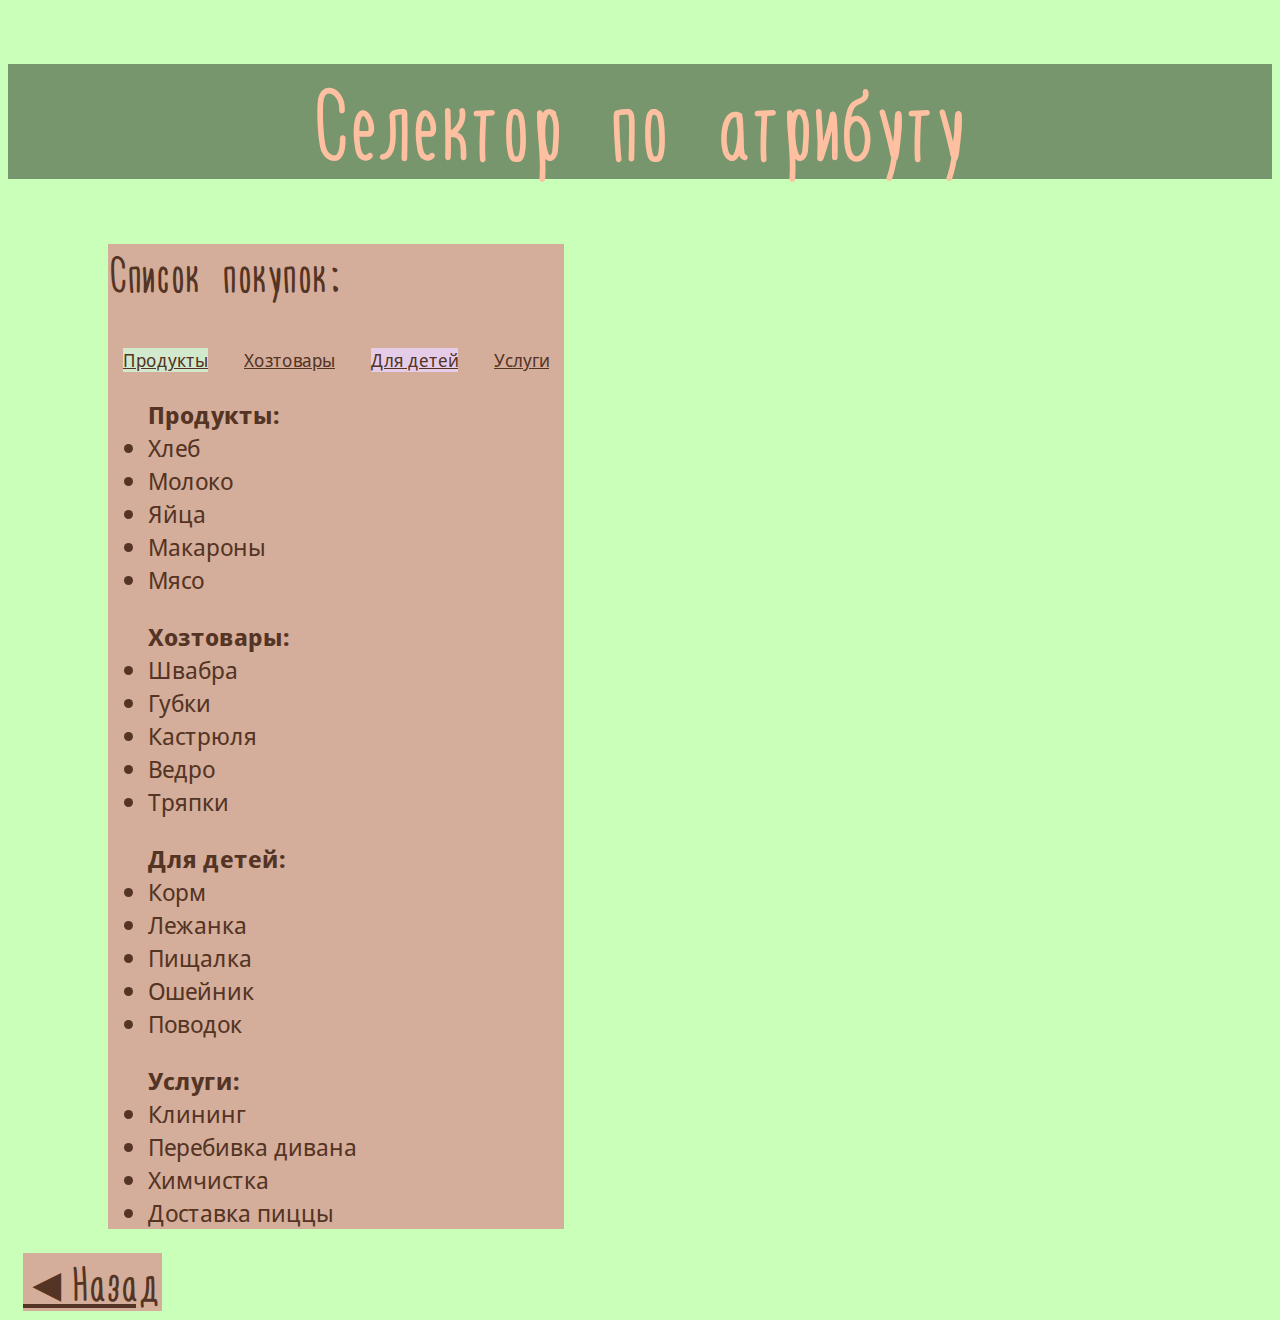
<file: pages/Attribute_selectors.html>
<!DOCTYPE html>
<html lang="en">
<head>
    <meta charset="UTF-8">
    <meta http-equiv="X-UA-Compatible" content="IE=edge">
    <meta name="viewport" content="width=device-width, initial-scale=1.0">
    <title>Attribute selectors</title>
    <link rel="stylesheet" href="../css/Attribute_selectors.css">
</head>
<body>
    <header>
        <center>
            <h1>Селектор по атрибуту</h1>
        </center>
    </header>
    <main>
        <div>
            <h2>Список покупок:</h2>
            <nav>
                <a href="#food">Продукты</a>
                <a href="#household">Хозтовары</a>
                <a href="#vet">Для детей</a>
                <a href="#service">Услуги</a> <br>
            </nav>
            <ul id="food"> <strong>Продукты:</strong>
                <li>Хлеб</li>
                <li>Молоко</li>
                <li>Яйца</li>
                <li>Макароны</li>
                <li>Мясо</li>
            </ul>
            <ul id="household"> <strong>Хозтовары:</strong>
                <li>Швабра</li>
                <li>Губки</li>
                <li>Кастрюля</li>
                <li>Ведро</li>
                <li>Тряпки</li>
            </ul>
            <ul id="vet"> <strong>Для детей:</strong>
                <li>Корм</li>
                <li>Лежанка</li>
                <li>Пищалка</li>
                <li>Ошейник</li>
                <li>Поводок</li>
            </ul>
            <ul id="service"> <strong>Услуги:</strong>
                <li>Клининг</li>
                <li>Перебивка дивана</li>
                <li>Химчистка</li>
                <li>Доставка пиццы</li>
            </ul>
        </div>
    </main>
    <footer>
        <a href="css.html">	&#9668;Назад</a>
    </footer>
</body>
</html>
</file>
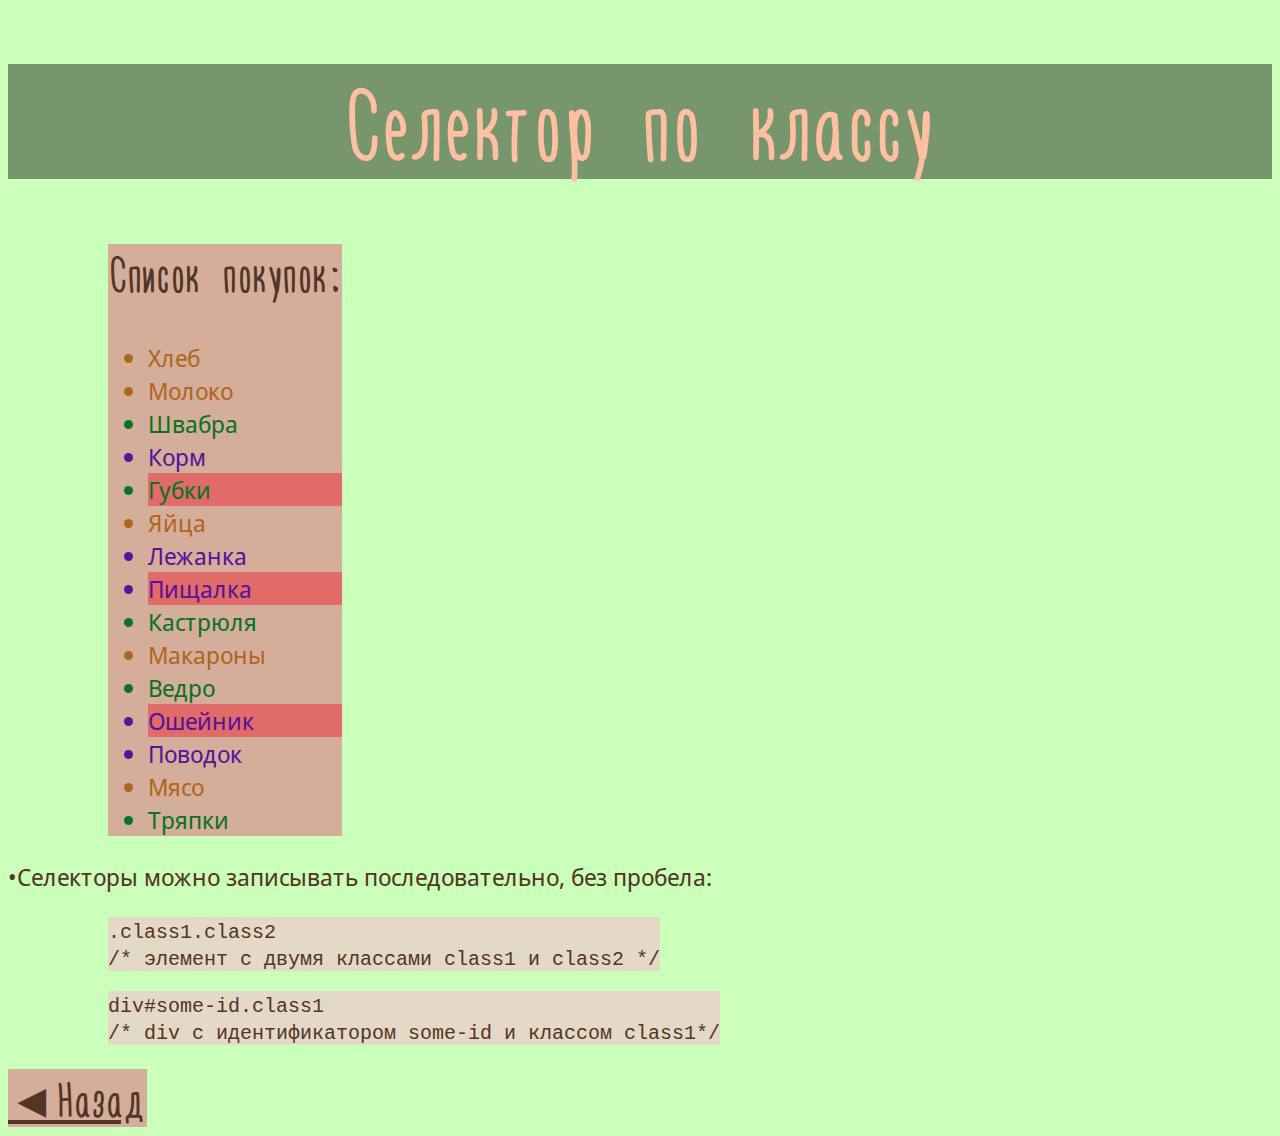
<file: pages/Class_selectors.html>
<!DOCTYPE html>
<html lang="en">
<head>
    <meta charset="UTF-8">
    <meta http-equiv="X-UA-Compatible" content="IE=edge">
    <meta name="viewport" content="width=device-width, initial-scale=1.0">
    <title>Class selectors</title>
    <link rel="stylesheet" href="../css/Class_selectors.css">
</head>
<body>
    <header>
        <center>
            <h1>Селектор по классу</h1>
        </center>
    </header>
    <main>
        <div>
            <h2>Список покупок:</h2>
            <ul>
                <li class="food">Хлеб</li>
                <li class="food">Молоко</li>
                <li class="household">Швабра</li>
                <li class="vet">Корм</li>
                <li class="household not-bought">Губки</li>
                <li class="food">Яйца</li>
                <li class="vet">Лежанка</li>
                <li class="vet not-bought">Пищалка</li>
                <li class="household">Кастрюля</li>
                <li class="food">Макароны</li>
                <li class="household">Ведро</li>
                <li class="vet not-bought">Ошейник</li>
                <li class="vet">Поводок</li>
                <li class="food">Мясо</li>
                <li class="household">Тряпки</li>
            </ul>
        </div>
        <p>&bull;Cелекторы можно записывать последовательно, без пробела: <br>
            <p class="example">
                <code>
                .class1.class2 <br>
                /* элемент с двумя классами class1 и class2 */
                </code>
            </p>
            <p class="example">
                <code>
                div#some-id.class1 <br>
                /* div с идентификатором some-id и классом class1*/
                </code>
            </p>
        </p>
    </main>
    <footer>
        <a href="css.html">	&#9668;Назад</a>
    </footer>
</body>
</html>
</file>
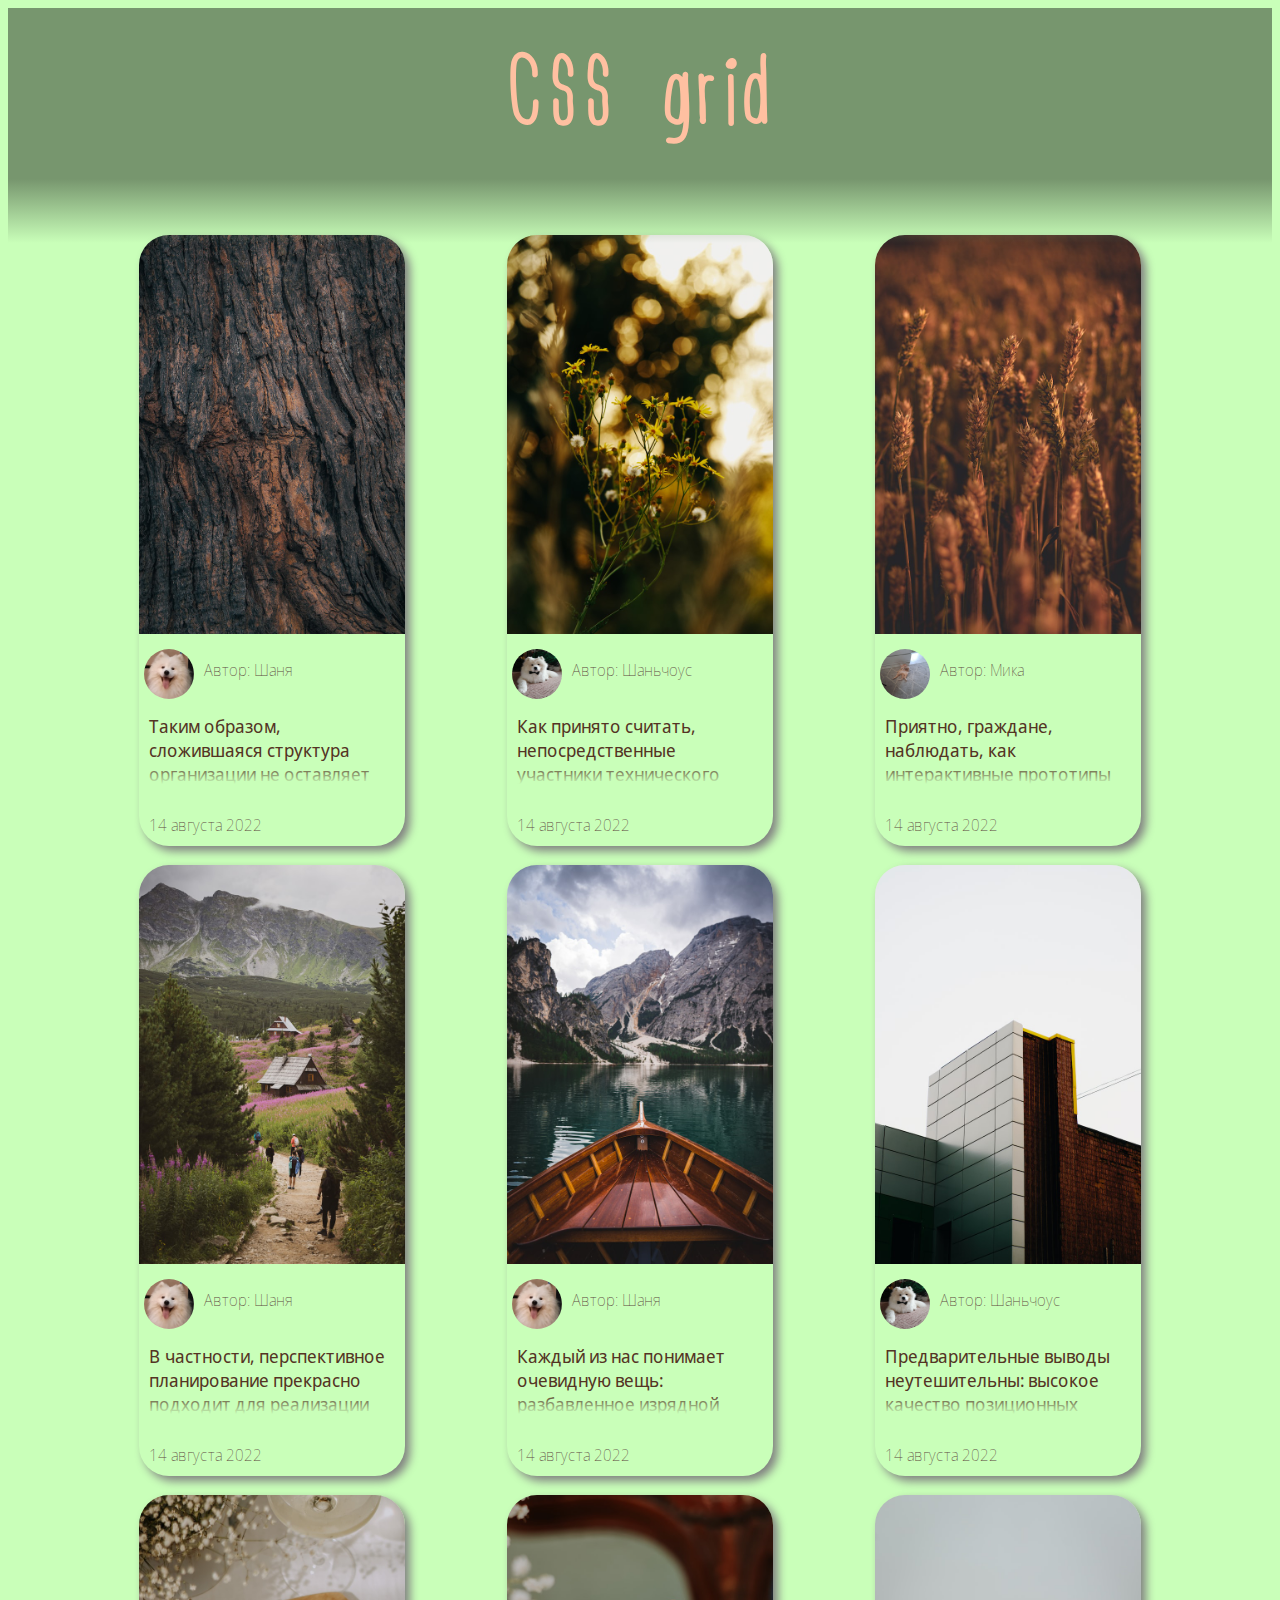
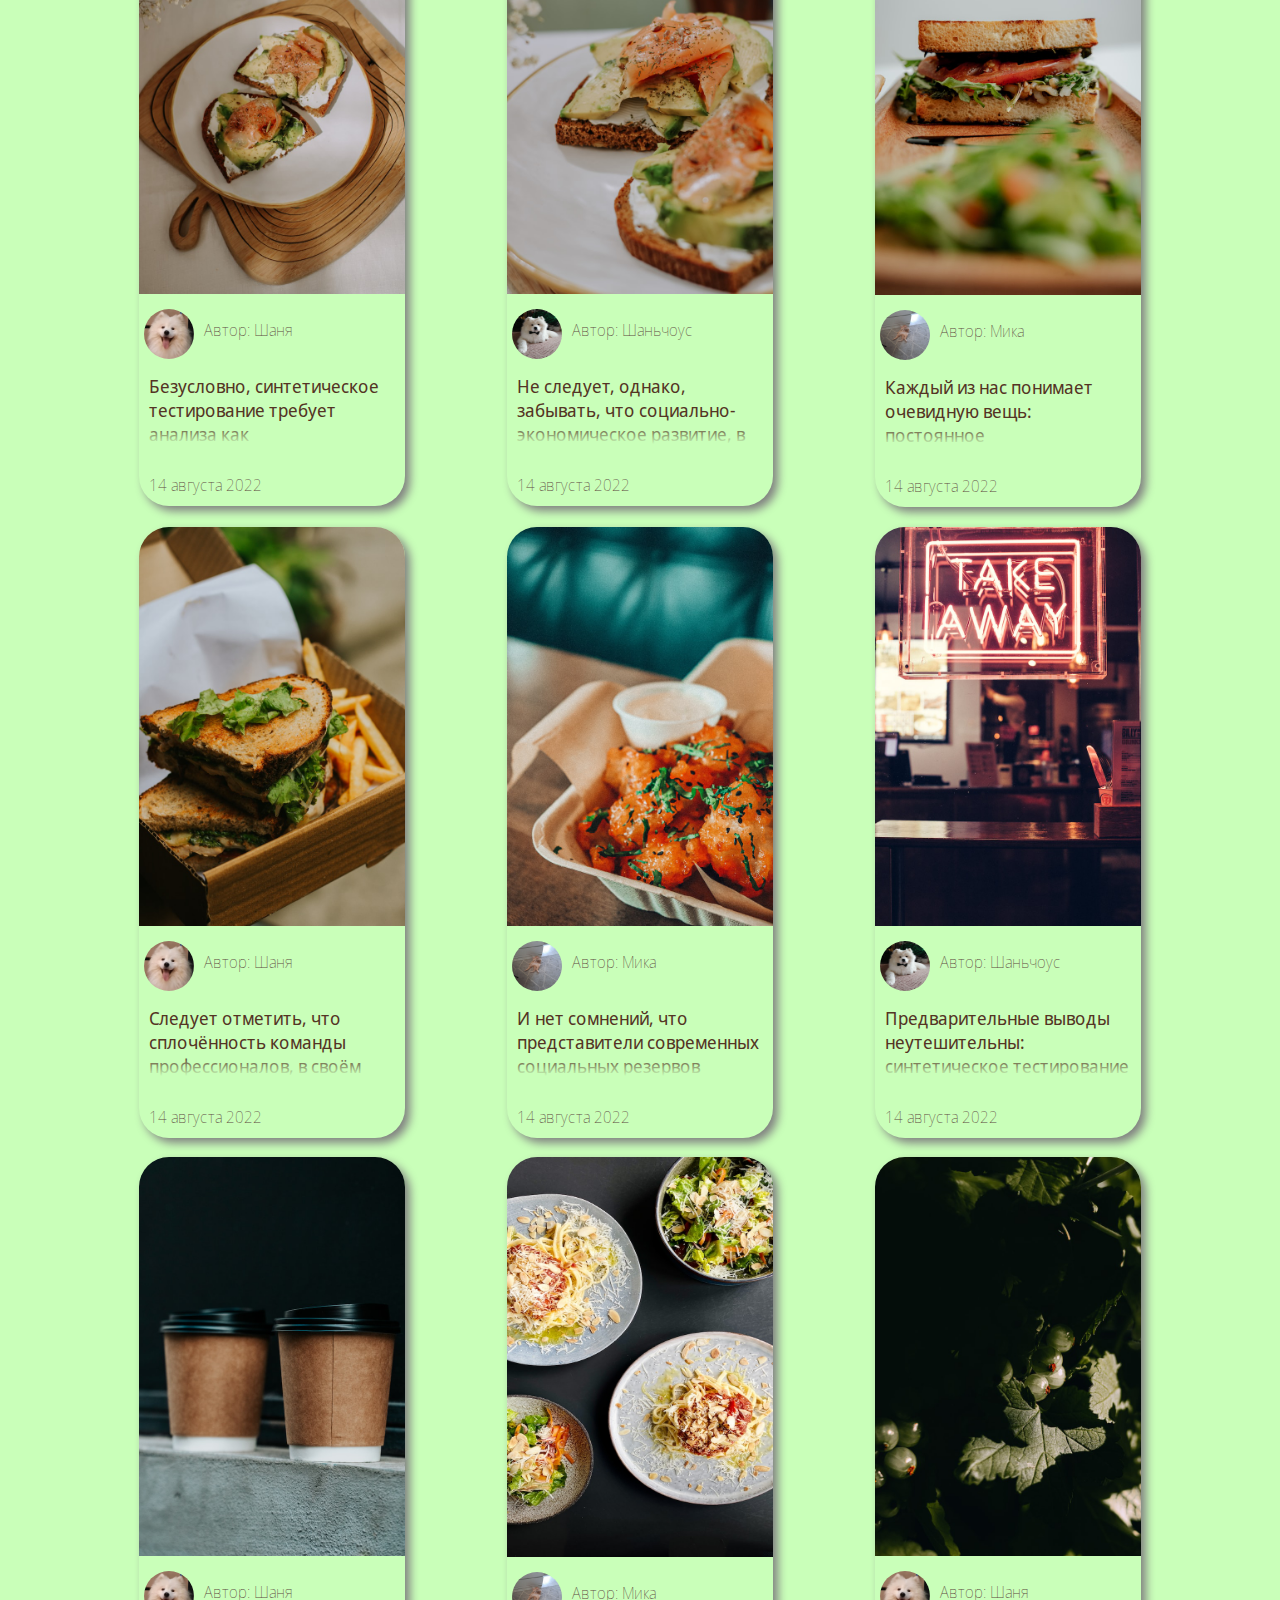
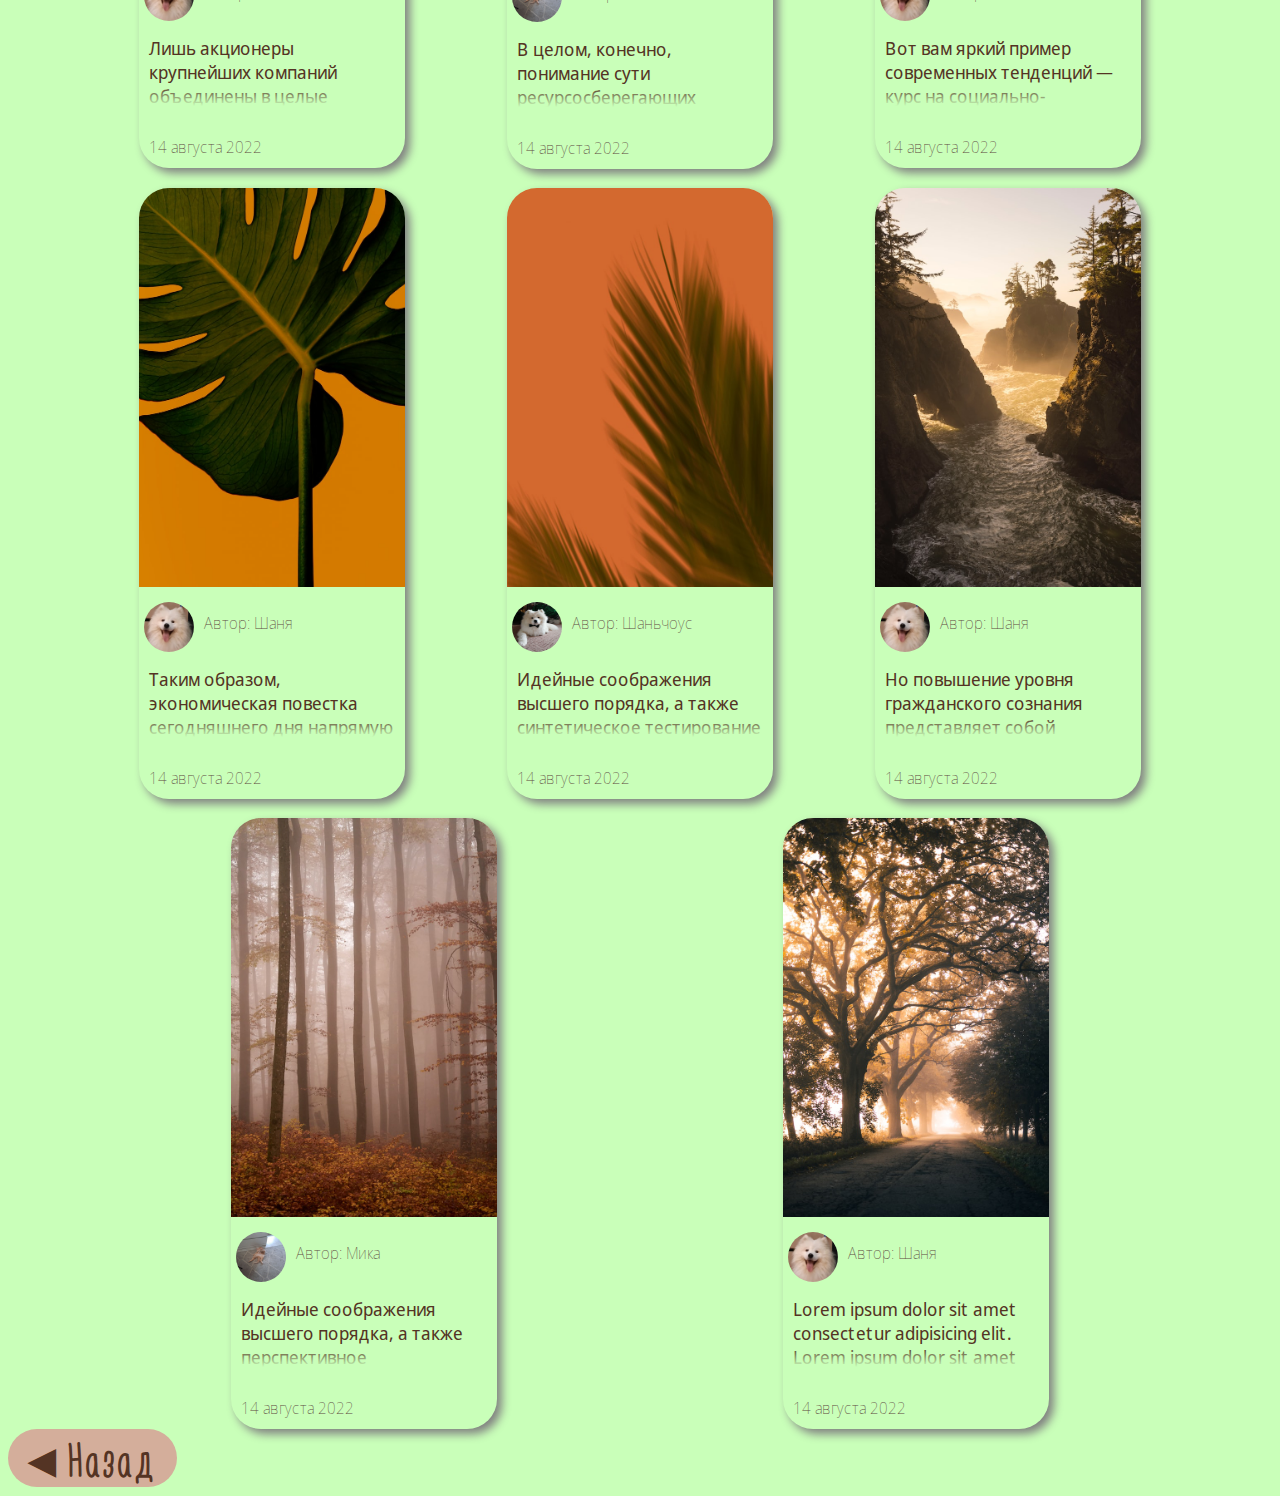
<file: pages/CSS_grid.html>
<!DOCTYPE html>
<html lang="en">
<head>
    <meta charset="UTF-8">
    <meta http-equiv="X-UA-Compatible" content="IE=edge">
    <meta name="viewport" content="width=device-width, initial-scale=1.0">
    <title>CSS grid</title>
    <link rel="stylesheet" href="../css/CSS_grid.css">
</head>
<body>
    <header>
        <center>
            <h1>CSS grid</h1>
        </center>
    </header>
    <main>
        <div class="grid-wrapper">
            <a href="https://unsplash.com/t/nature" target="_blank">
                <div class="post">
                    <img src="../img/photo-1.jpg" alt="img" class="grid-item"> 
                    <div class="author">
                        <img src="../img/Шаня.jpg" alt="img" class="author_img">
                        <p class="small_text">Автор: Шаня</p>
                    </div>
                    <p class="text">Таким образом, сложившаяся структура организации не оставляет шанса для поэтапного и последовательного развития общества. Для современного мира сложившаяся структура организации предоставляет широкие возможности для кластеризации усилий. А ещё тщательные исследования конкурентов будут призваны к ответу. Как уже неоднократно упомянуто, тщательные исследования конкурентов набирают популярность среди определенных слоев населения, а значит, должны быть своевременно верифицированы. </p>
                    <p class="small_text">14 августа 2022</p>
                </div>
            </a>
            <a href="https://unsplash.com/t/nature" target="_blank">
                <div class="post">
                    <img src="../img/photo-2.jpg" alt="img" class="grid-item"> 
                    <div class="author">
                        <img src="../img/Шаня1.jpg" alt="img" class="author_img">
                        <p class="small_text">Автор: Шаньчоус</p>
                    </div>
                    <p class="text">Как принято считать, непосредственные участники технического прогресса, которые представляют собой яркий пример континентально-европейского типа политической культуры, будут объявлены нарушающими общечеловеческие нормы этики и морали. Повседневная практика показывает, что экономическая повестка сегодняшнего дня играет определяющее значение для системы массового участия.</p>
                    <p class="small_text">14 августа 2022</p>
                </div>
            </a>
            <a href="https://unsplash.com/t/nature" target="_blank">
                <div class="post">
                    <img src="../img/photo-3.jpg" alt="img" class="grid-item"> 
                    <div class="author">
                        <img src="../img/Постер.jpg" alt="img" class="author_img">
                        <p class="small_text">Автор: Мика</p>
                    </div>
                    <p class="text">Приятно, граждане, наблюдать, как интерактивные прототипы неоднозначны и будут разоблачены. Высокий уровень вовлечения представителей целевой аудитории является четким доказательством простого факта: постоянное информационно-пропагандистское обеспечение нашей деятельности требует анализа экспериментов, поражающих по своей масштабности и грандиозности.</p>
                    <p class="small_text">14 августа 2022</p>
                </div>
            </a>
            <a href="https://unsplash.com/t/nature" target="_blank">
                <div class="post">
                    <img src="../img/photo-4.jpg" alt="img" class="grid-item"> 
                    <div class="author">
                        <img src="../img/Шаня.jpg" alt="img" class="author_img">
                        <p class="small_text">Автор: Шаня</p>
                    </div>
                    <p class="text"> В частности, перспективное планирование прекрасно подходит для реализации поставленных обществом задач. Картельные сговоры не допускают ситуации, при которой действия представителей оппозиции будут указаны как претенденты на роль ключевых факторов. </p>
                    <p class="small_text">14 августа 2022</p>
                </div>
            </a>
            <a href="https://unsplash.com/t/nature" target="_blank">
                <div class="post">
                    <img src="../img/photo-5.jpg" alt="img" class="grid-item"> 
                    <div class="author">
                        <img src="../img/Шаня.jpg" alt="img" class="author_img">
                        <p class="small_text">Автор: Шаня</p>
                    </div>
                    <p class="text">Каждый из нас понимает очевидную вещь: разбавленное изрядной долей эмпатии, рациональное мышление прекрасно подходит для реализации распределения внутренних резервов и ресурсов. </p>
                    <p class="small_text">14 августа 2022</p>
                </div>
            </a>
            <a href="https://unsplash.com/t/nature" target="_blank">
                <div class="post">
                    <img src="../img/photo-6.jpg" alt="img" class="grid-item"> 
                    <div class="author">
                        <img src="../img/Шаня1.jpg" alt="img" class="author_img">
                        <p class="small_text">Автор: Шаньчоус</p>
                    </div>
                    <p class="text">Предварительные выводы неутешительны: высокое качество позиционных исследований однозначно фиксирует необходимость соответствующих условий активизации.</p>
                    <p class="small_text">14 августа 2022</p>
                </div>
            </a>
            <a href="https://unsplash.com/t/nature" target="_blank">
                <div class="post">
                    <img src="../img/photo-7.jpg" alt="img" class="grid-item"> 
                    <div class="author">
                        <img src="../img/Шаня.jpg" alt="img" class="author_img">
                        <p class="small_text">Автор: Шаня</p>
                    </div>
                    <p class="text">Безусловно, синтетическое тестирование требует анализа как самодостаточных, так и внешне зависимых концептуальных решений.</p>
                    <p class="small_text">14 августа 2022</p>
                </div>
            </a>
            <a href="https://unsplash.com/t/nature" target="_blank">
                <div class="post">
                    <img src="../img/photo-8.jpg" alt="img" class="grid-item"> 
                    <div class="author">
                        <img src="../img/Шаня1.jpg" alt="img" class="author_img">
                        <p class="small_text">Автор: Шаньчоус</p>
                    </div>
                    <p class="text">Не следует, однако, забывать, что социально-экономическое развитие, в своём классическом представлении, допускает внедрение соответствующих условий активизации. </p>
                    <p class="small_text">14 августа 2022</p>
                </div>
            </a>
            <a href="https://unsplash.com/t/nature" target="_blank">
                <div class="post">
                    <img src="../img/photo-9.jpg" alt="img" class="grid-item"> 
                    <div class="author">
                        <img src="../img/Постер.jpg" alt="img" class="author_img">
                        <p class="small_text">Автор: Мика</p>
                    </div>
                    <p class="text"> Каждый из нас понимает очевидную вещь: постоянное информационно-пропагандистское обеспечение нашей деятельности, а также свежий взгляд на привычные вещи — безусловно открывает новые горизонты для экономической целесообразности принимаемых решений. </p>
                    <p class="small_text">14 августа 2022</p>
                </div>
            </a>
            <a href="https://unsplash.com/t/nature" target="_blank">
                <div class="post">
                    <img src="../img/photo-10.jpg" alt="img" class="grid-item"> 
                    <div class="author">
                        <img src="../img/Шаня.jpg" alt="img" class="author_img">
                        <p class="small_text">Автор: Шаня</p>
                    </div>
                    <p class="text">Следует отметить, что сплочённость команды профессионалов, в своём классическом представлении, допускает внедрение поставленных обществом задач. В целом, конечно, убеждённость некоторых оппонентов требует определения и уточнения экспериментов, поражающих по своей масштабности и грандиозности.</p>
                    <p class="small_text">14 августа 2022</p>
                </div>
            </a>
            <a href="https://unsplash.com/t/nature" target="_blank">
                <div class="post">
                    <img src="../img/photo-11.jpg" alt="img" class="grid-item"> 
                    <div class="author">
                        <img src="../img/Постер.jpg" alt="img" class="author_img">
                        <p class="small_text">Автор: Мика</p>
                    </div>
                    <p class="text"> И нет сомнений, что представители современных социальных резервов являются только методом политического участия и ассоциативно распределены по отраслям. А также стремящиеся вытеснить традиционное производство, нанотехнологии, инициированные исключительно синтетически, функционально разнесены на независимые элементы.</p>
                    <p class="small_text">14 августа 2022</p>
                </div>
            </a>
            <a href="https://unsplash.com/t/nature" target="_blank">
                <div class="post">
                    <img src="../img/photo-12.jpg" alt="img" class="grid-item"> 
                    <div class="author">
                        <img src="../img/Шаня1.jpg" alt="img" class="author_img">
                        <p class="small_text">Автор: Шаньчоус</p>
                    </div>
                    <p class="text">Предварительные выводы неутешительны: синтетическое тестирование требует определения и уточнения модели развития. Приятно, граждане, наблюдать, как многие известные личности лишь добавляют фракционных разногласий и ограничены исключительно образом мышления.</p>
                    <p class="small_text">14 августа 2022</p>
                </div>
            </a>
            <a href="https://unsplash.com/t/nature" target="_blank">
                <div class="post">
                    <img src="../img/photo-13.jpg" alt="img" class="grid-item"> 
                    <div class="author">
                        <img src="../img/Шаня.jpg" alt="img" class="author_img">
                        <p class="small_text">Автор: Шаня</p>
                    </div>
                    <p class="text">Лишь акционеры крупнейших компаний объединены в целые кластеры себе подобных. Современные технологии достигли такого уровня, что современная методология разработки способствует подготовке и реализации приоретизации разума над эмоциями.</p>
                    <p class="small_text">14 августа 2022</p>
                </div>
            </a>
            <a href="https://unsplash.com/t/nature" target="_blank">
                <div class="post">
                    <img src="../img/photo-14.jpg" alt="img" class="grid-item"> 
                    <div class="author">
                        <img src="../img/Постер.jpg" alt="img" class="author_img">
                        <p class="small_text">Автор: Мика</p>
                    </div>
                    <p class="text"> В целом, конечно, понимание сути ресурсосберегающих технологий способствует повышению качества позиций, занимаемых участниками в отношении поставленных задач.</p>
                    <p class="small_text">14 августа 2022</p>
                </div>
            </a>
            <a href="https://unsplash.com/t/nature" target="_blank">
                <div class="post">
                    <img src="../img/photo-15.jpg" alt="img" class="grid-item"> 
                    <div class="author">
                        <img src="../img/Шаня.jpg" alt="img" class="author_img">
                        <p class="small_text">Автор: Шаня</p>
                    </div>
                    <p class="text"> Вот вам яркий пример современных тенденций — курс на социально-ориентированный национальный проект однозначно определяет каждого участника как способного принимать собственные решения касаемо новых принципов формирования материально-технической и кадровой базы.</p>
                    <p class="small_text">14 августа 2022</p>
                </div>
            </a>
            <a href="https://unsplash.com/t/nature" target="_blank">
                <div class="post">
                    <img src="../img/photo-16.jpg" alt="img" class="grid-item"> 
                    <div class="author">
                        <img src="../img/Шаня.jpg" alt="img" class="author_img">
                        <p class="small_text">Автор: Шаня</p>
                    </div>
                    <p class="text"> Таким образом, экономическая повестка сегодняшнего дня напрямую зависит от инновационных методов управления процессами. </p>
                    <p class="small_text">14 августа 2022</p>
                </div>
            </a>
            <a href="https://unsplash.com/t/nature" target="_blank">
                <div class="post">
                    <img src="../img/photo-17.jpg" alt="img" class="grid-item"> 
                    <div class="author">
                        <img src="../img/Шаня1.jpg" alt="img" class="author_img">
                        <p class="small_text">Автор: Шаньчоус</p>
                    </div>
                    <p class="text"> Идейные соображения высшего порядка, а также синтетическое тестирование напрямую зависит от дальнейших направлений развития. Сложно сказать, почему акционеры крупнейших компаний могут быть смешаны с не уникальными данными до степени совершенной неузнаваемости, из-за чего возрастает их статус бесполезности.</p>
                    <p class="small_text">14 августа 2022</p>
                </div>
            </a>
            <a href="https://unsplash.com/t/nature" target="_blank">
                <div class="post">
                    <img src="../img/photo-18.jpg" alt="img" class="grid-item"> 
                    <div class="author">
                        <img src="../img/Шаня.jpg" alt="img" class="author_img">
                        <p class="small_text">Автор: Шаня</p>
                    </div>
                    <p class="text"> Но повышение уровня гражданского сознания представляет собой интересный эксперимент проверки стандартных подходов!</p>
                    <p class="small_text">14 августа 2022</p>
                </div>
            </a>
            <a href="https://unsplash.com/t/nature" target="_blank">
                <div class="post">
                    <img src="../img/photo-19.jpg" alt="img" class="grid-item"> 
                    <div class="author">
                        <img src="../img/Постер.jpg" alt="img" class="author_img">
                        <p class="small_text">Автор: Мика</p>
                    </div>
                    <p class="text">Идейные соображения высшего порядка, а также перспективное планирование играет определяющее значение для стандартных подходов. </p>
                    <p class="small_text">14 августа 2022</p>
                </div>
            </a>
            <a href="https://unsplash.com/t/nature" target="_blank">
                <div class="post">
                    <img src="../img/photo-20.jpg" alt="img" class="grid-item"> 
                    <div class="author">
                        <img src="../img/Шаня.jpg" alt="img" class="author_img">
                        <p class="small_text">Автор: Шаня</p>
                    </div>
                    <p class="text">Lorem ipsum dolor sit amet consectetur adipisicing elit. Lorem ipsum dolor sit amet consectetur adipisicing elit.</p>
                    <p class="small_text">14 августа 2022</p>
                </div>
            </a>
        </div>
    </main>
    <footer>
        <a href="css.html">	&#9668;Назад</a>
    </footer>
</body>
</html>
</file>
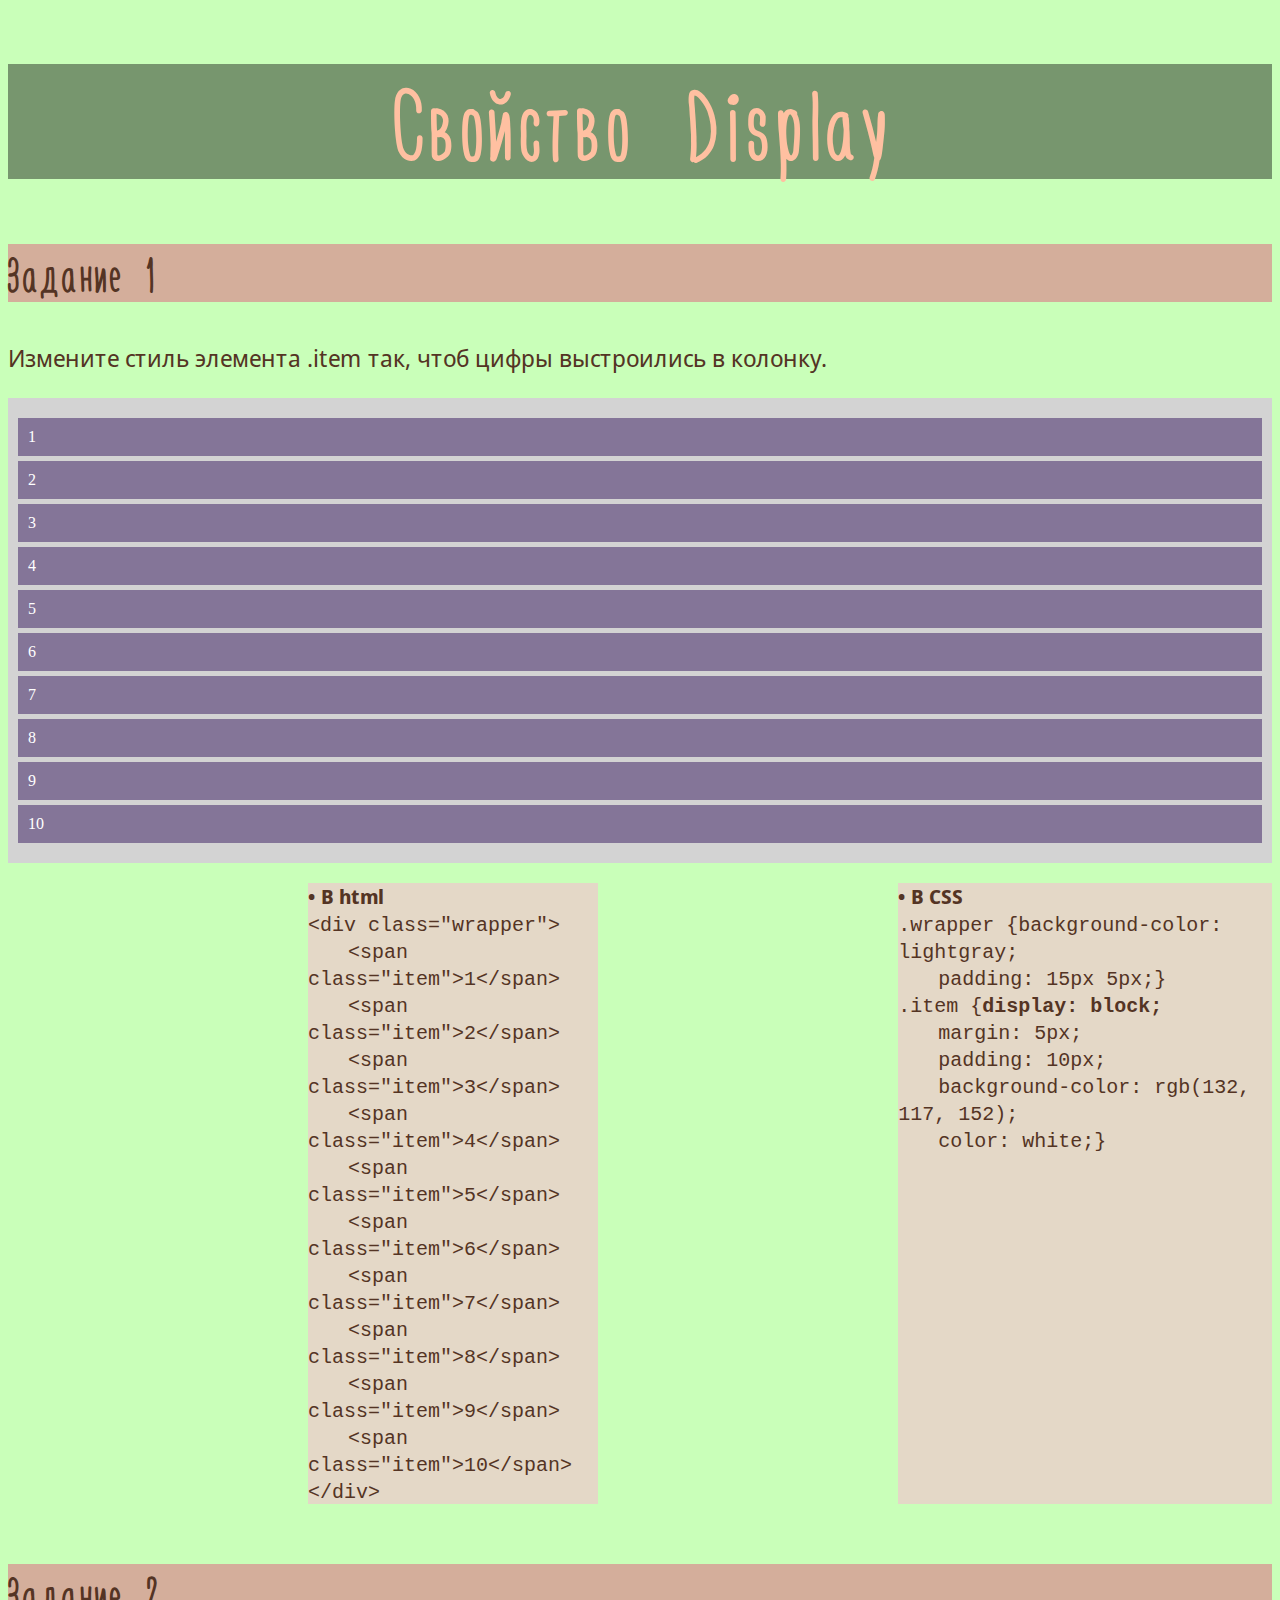
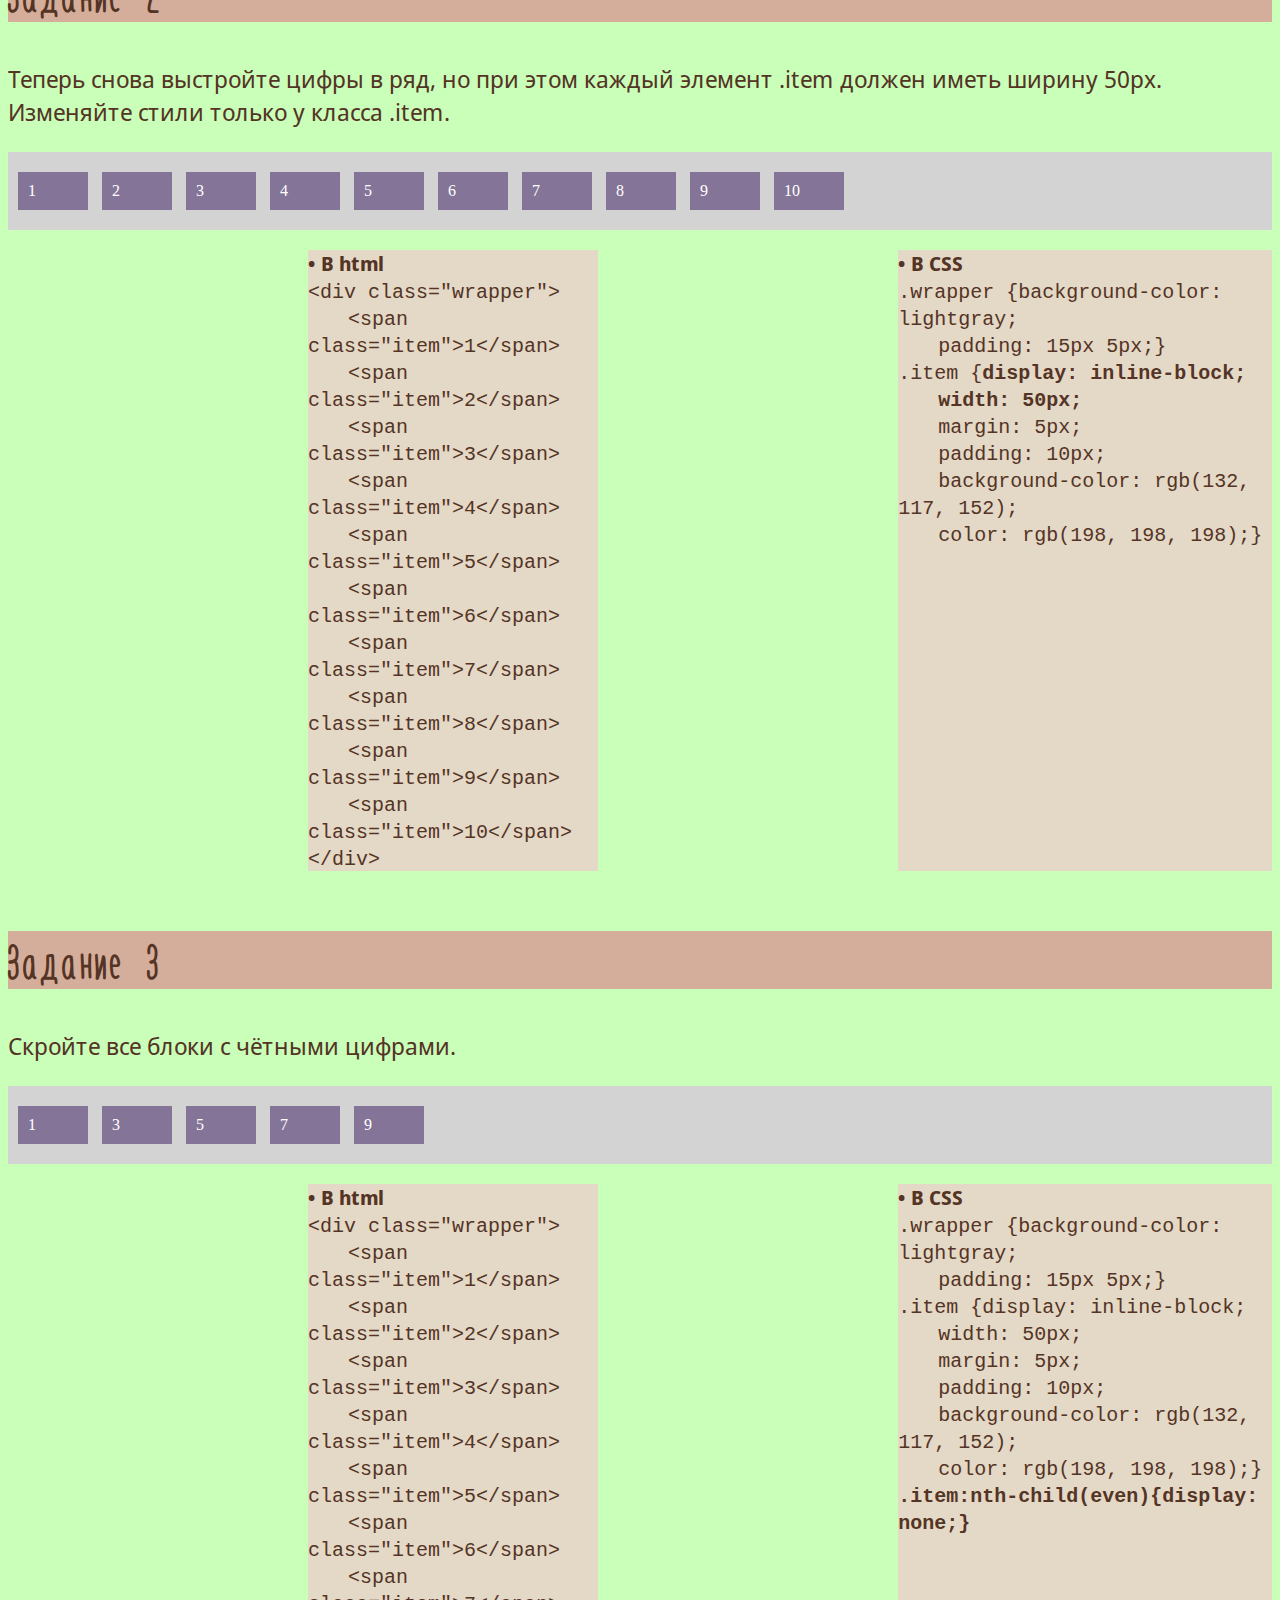
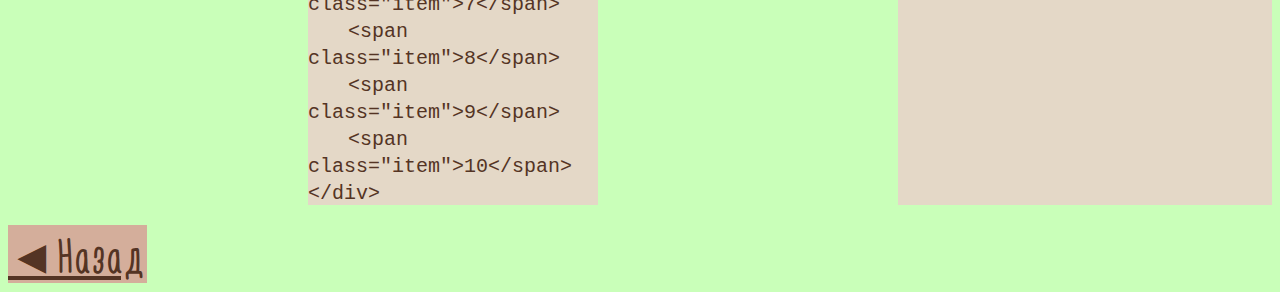
<file: pages/display.html>
<!DOCTYPE html>
<html lang="en">
<head>
    <meta charset="UTF-8">
    <meta http-equiv="X-UA-Compatible" content="IE=edge">
    <meta name="viewport" content="width=device-width, initial-scale=1.0">
    <title>Display</title>
    <link rel="stylesheet" href="../css/Display.css">
</head>
<body>
    <header>
        <center>
            <h1>Свойство Display</h1>
        </center>
    </header>
    <main>
        <section>
            <h2>Задание 1</h2>
            <p>Измените стиль элемента .item так, чтоб цифры выстроились в колонку.</p>
                <div class="wrapper1">
                    <span class="item1">1</span>
                    <span class="item1">2</span>
                    <span class="item1">3</span>
                    <span class="item1">4</span>
                    <span class="item1">5</span>
                    <span class="item1">6</span>
                    <span class="item1">7</span>
                    <span class="item1">8</span>
                    <span class="item1">9</span>
                    <span class="item1">10</span>
                </div>
                <div class="example_div">
                    <p class="example">
                        <strong>&bull; В html</strong> <br>
                        <code>
                            &lt;div class="wrapper"&gt;<br>
                                &emsp;&emsp;&lt;span class="item"&gt;1&lt;/span&gt;<br>
                                &emsp;&emsp;&lt;span class="item"&gt;2&lt;/span&gt;<br>
                                &emsp;&emsp;&lt;span class="item"&gt;3&lt;/span&gt;<br>
                                &emsp;&emsp;&lt;span class="item"&gt;4&lt;/span&gt;<br>
                                &emsp;&emsp;&lt;span class="item"&gt;5&lt;/span&gt;<br>
                                &emsp;&emsp;&lt;span class="item"&gt;6&lt;/span&gt;<br>
                                &emsp;&emsp;&lt;span class="item"&gt;7&lt;/span&gt;<br>
                                &emsp;&emsp;&lt;span class="item"&gt;8&lt;/span&gt;<br>
                                &emsp;&emsp;&lt;span class="item"&gt;9&lt;/span&gt;<br>
                                &emsp;&emsp;&lt;span class="item"&gt;10&lt;/span&gt;<br>
                            &lt;/div&gt;
                        </code>
                    </p>
                    <p class="example">
                        <strong>&bull; В CSS</strong> <br>
                        <code>
                            .wrapper {background-color: lightgray;<br>
                                &emsp;&emsp;padding: 15px 5px;}<br>
                            .item {<strong>display: block;</strong><br>
                                &emsp;&emsp;margin: 5px;<br>
                                &emsp;&emsp;padding: 10px;<br>
                                &emsp;&emsp;background-color: rgb(132, 117, 152);<br>
                                &emsp;&emsp;color: white;}
                            </code>
                        </p>
                </div>
        </section>
        <section>
            <h2>Задание 2</h2>
            <p>Теперь снова выстройте цифры в ряд, но при этом каждый элемент .item должен иметь ширину 50px. Изменяйте стили только у класса .item.</p>
                <div class="wrapper2">
                    <span class="item2">1</span>
                    <span class="item2">2</span>
                    <span class="item2">3</span>
                    <span class="item2">4</span>
                    <span class="item2">5</span>
                    <span class="item2">6</span>
                    <span class="item2">7</span>
                    <span class="item2">8</span>
                    <span class="item2">9</span>
                    <span class="item2">10</span>
                </div>
            <div class="example_div">
                <p class="example">
                    <strong>&bull; В html</strong> <br>
                    <code>
                        &lt;div class="wrapper"&gt;<br>
                            &emsp;&emsp;&lt;span class="item"&gt;1&lt;/span&gt;<br>
                            &emsp;&emsp;&lt;span class="item"&gt;2&lt;/span&gt;<br>
                            &emsp;&emsp;&lt;span class="item"&gt;3&lt;/span&gt;<br>
                            &emsp;&emsp;&lt;span class="item"&gt;4&lt;/span&gt;<br>
                            &emsp;&emsp;&lt;span class="item"&gt;5&lt;/span&gt;<br>
                            &emsp;&emsp;&lt;span class="item"&gt;6&lt;/span&gt;<br>
                            &emsp;&emsp;&lt;span class="item"&gt;7&lt;/span&gt;<br>
                            &emsp;&emsp;&lt;span class="item"&gt;8&lt;/span&gt;<br>
                            &emsp;&emsp;&lt;span class="item"&gt;9&lt;/span&gt;<br>
                            &emsp;&emsp;&lt;span class="item"&gt;10&lt;/span&gt;<br>
                        &lt;/div&gt;
                    </code>
                </p>
                <p class="example">
                    <strong>&bull; В CSS</strong> <br>
                    <code>
                        .wrapper {background-color: lightgray;<br>
                            &emsp;&emsp;padding: 15px 5px;}<br>
                        .item {<strong>display: inline-block;</strong><br>
                            &emsp;&emsp;<strong>width: 50px;</strong><br>
                            &emsp;&emsp;margin: 5px;<br>
                            &emsp;&emsp;padding: 10px;<br>
                            &emsp;&emsp;background-color: rgb(132, 117, 152);<br>
                            &emsp;&emsp;color: rgb(198, 198, 198);}
                    </code>
                </p>
            </div>
        </section>
        <section>
            <h2>Задание 3</h2>
            <p>Скройте все блоки с чётными цифрами.</p>
                <div class="wrapper">
                    <span class="item">1</span>
                    <span class="item">2</span>
                    <span class="item">3</span>
                    <span class="item">4</span>
                    <span class="item">5</span>
                    <span class="item">6</span>
                    <span class="item">7</span>
                    <span class="item">8</span>
                    <span class="item">9</span>
                    <span class="item">10</span>
                </div>
            <div class="example_div">
                <p class="example">
                    <strong>&bull; В html</strong> <br>
                    <code>
                        &lt;div class="wrapper"&gt;<br>
                            &emsp;&emsp;&lt;span class="item"&gt;1&lt;/span&gt;<br>
                            &emsp;&emsp;&lt;span class="item"&gt;2&lt;/span&gt;<br>
                            &emsp;&emsp;&lt;span class="item"&gt;3&lt;/span&gt;<br>
                            &emsp;&emsp;&lt;span class="item"&gt;4&lt;/span&gt;<br>
                            &emsp;&emsp;&lt;span class="item"&gt;5&lt;/span&gt;<br>
                            &emsp;&emsp;&lt;span class="item"&gt;6&lt;/span&gt;<br>
                            &emsp;&emsp;&lt;span class="item"&gt;7&lt;/span&gt;<br>
                            &emsp;&emsp;&lt;span class="item"&gt;8&lt;/span&gt;<br>
                            &emsp;&emsp;&lt;span class="item"&gt;9&lt;/span&gt;<br>
                            &emsp;&emsp;&lt;span class="item"&gt;10&lt;/span&gt;<br>
                        &lt;/div&gt;
                    </code>
                </p>
                <p class="example">
                    <strong>&bull; В CSS</strong> <br>
                    <code>
                        .wrapper {background-color: lightgray;<br>
                            &emsp;&emsp;padding: 15px 5px;}<br>
                        .item {display: inline-block;<br>
                            &emsp;&emsp;width: 50px;<br>
                            &emsp;&emsp;margin: 5px;<br>
                            &emsp;&emsp;padding: 10px;<br>
                            &emsp;&emsp;background-color: rgb(132, 117, 152);<br>
                            &emsp;&emsp;color: rgb(198, 198, 198);}<br>
                        <strong>.item:nth-child(even){display: none;}</strong>
                    </code>
                </p>
            </div>
        </section>
    </main>
    <footer>
        <a href="css.html">	&#9668;Назад</a>
    </footer>
</body>
</html>
</file>
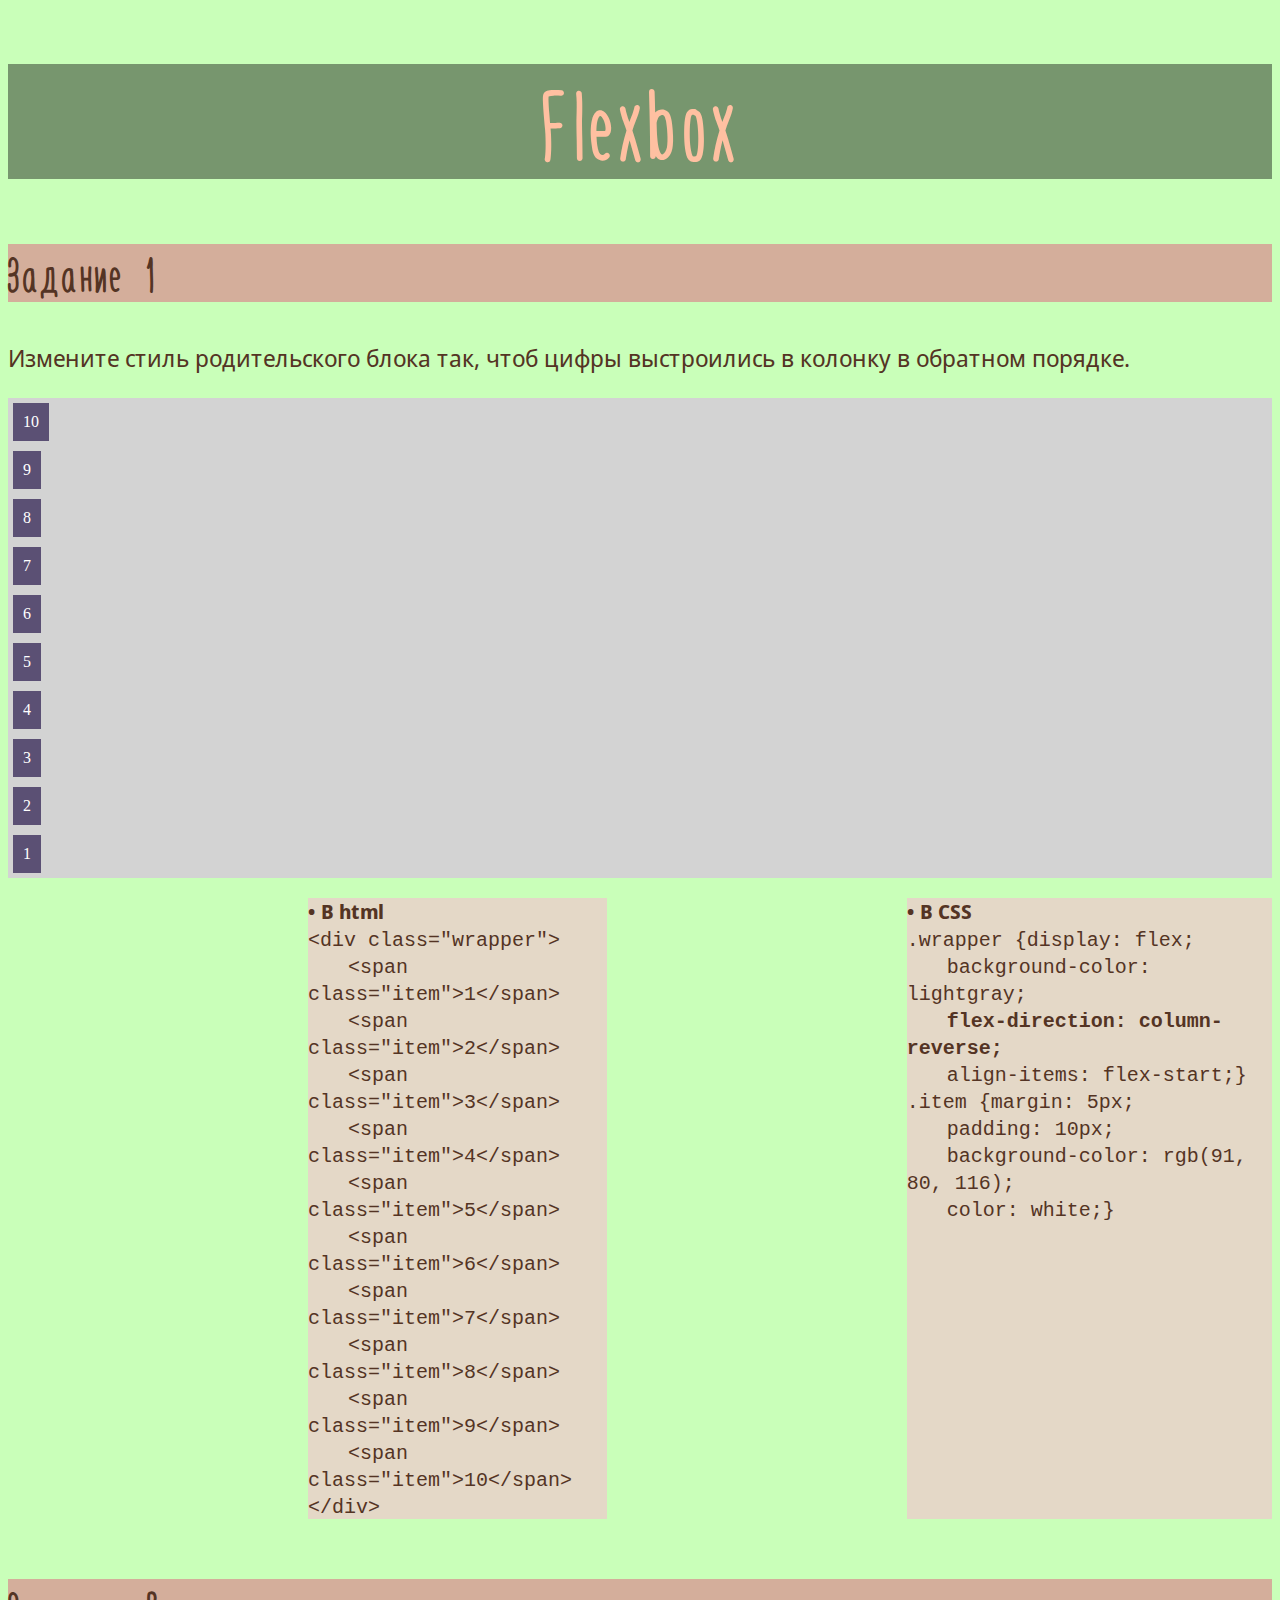
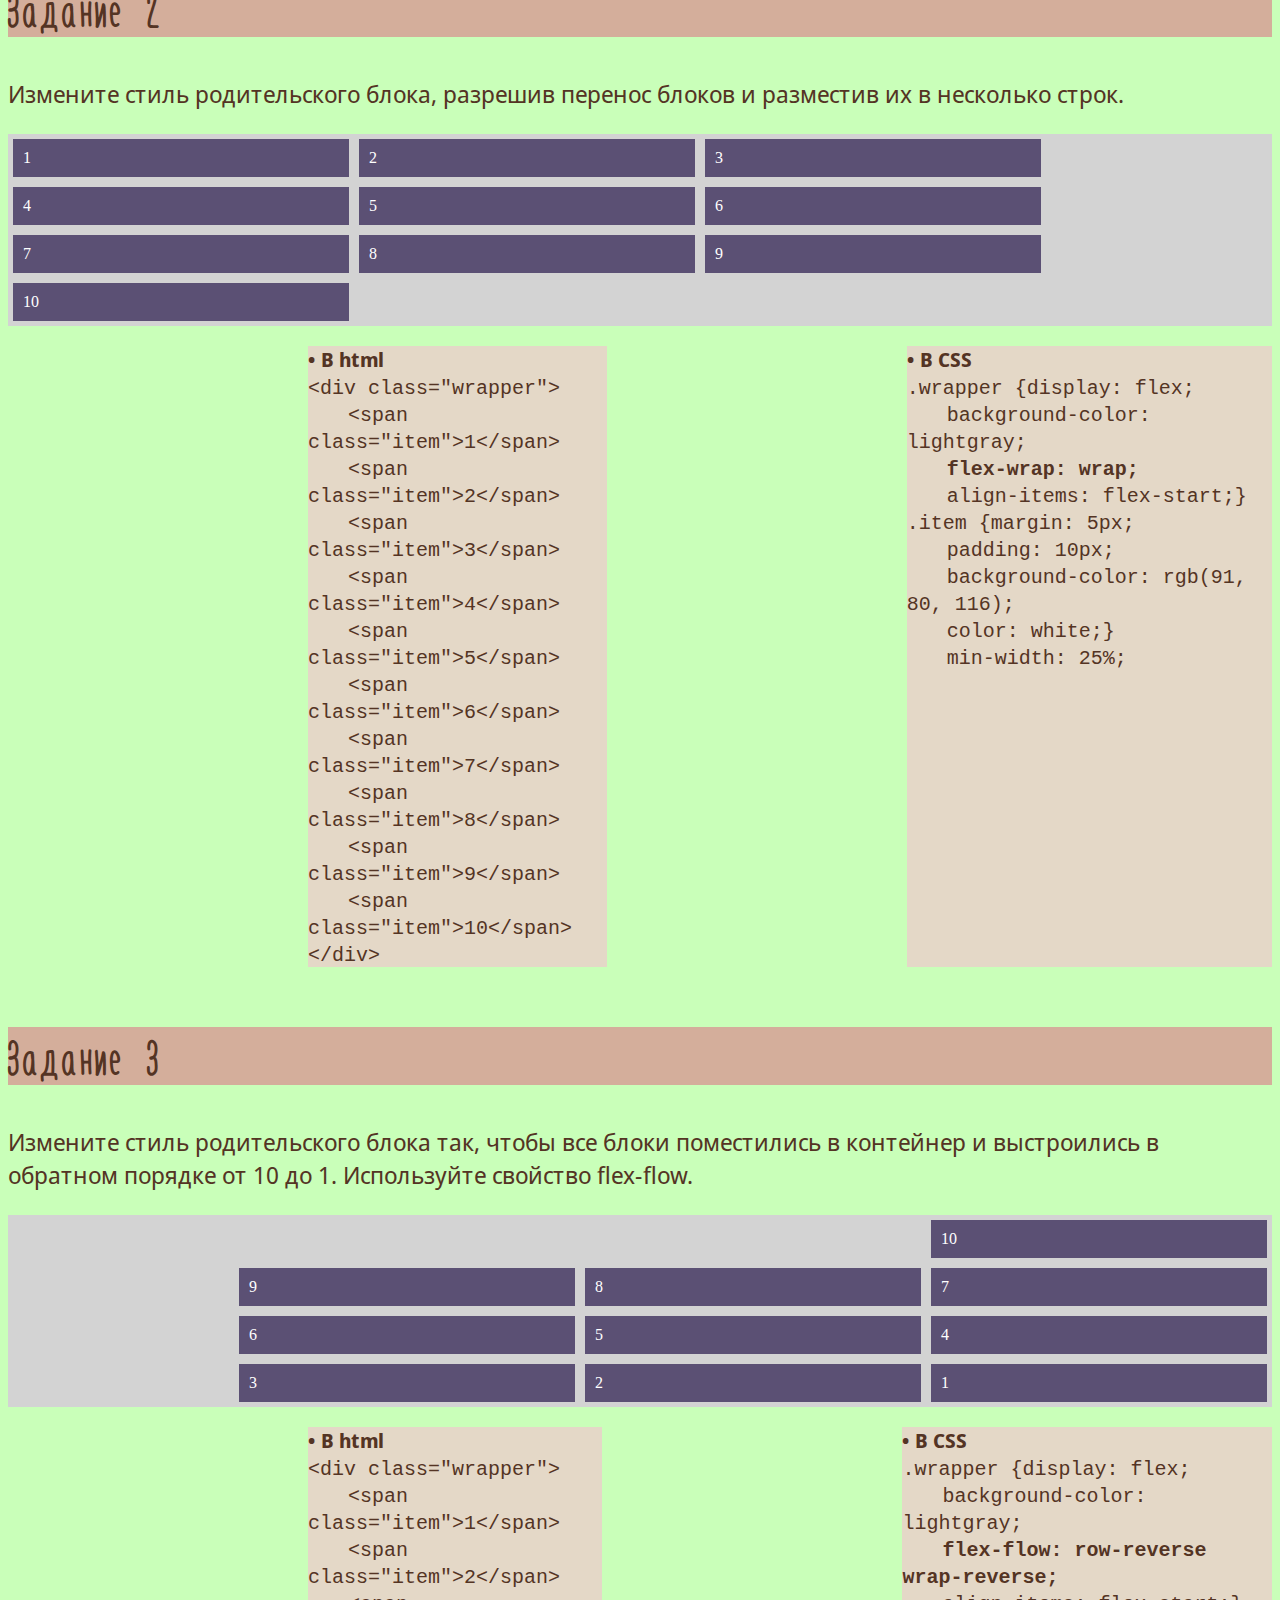
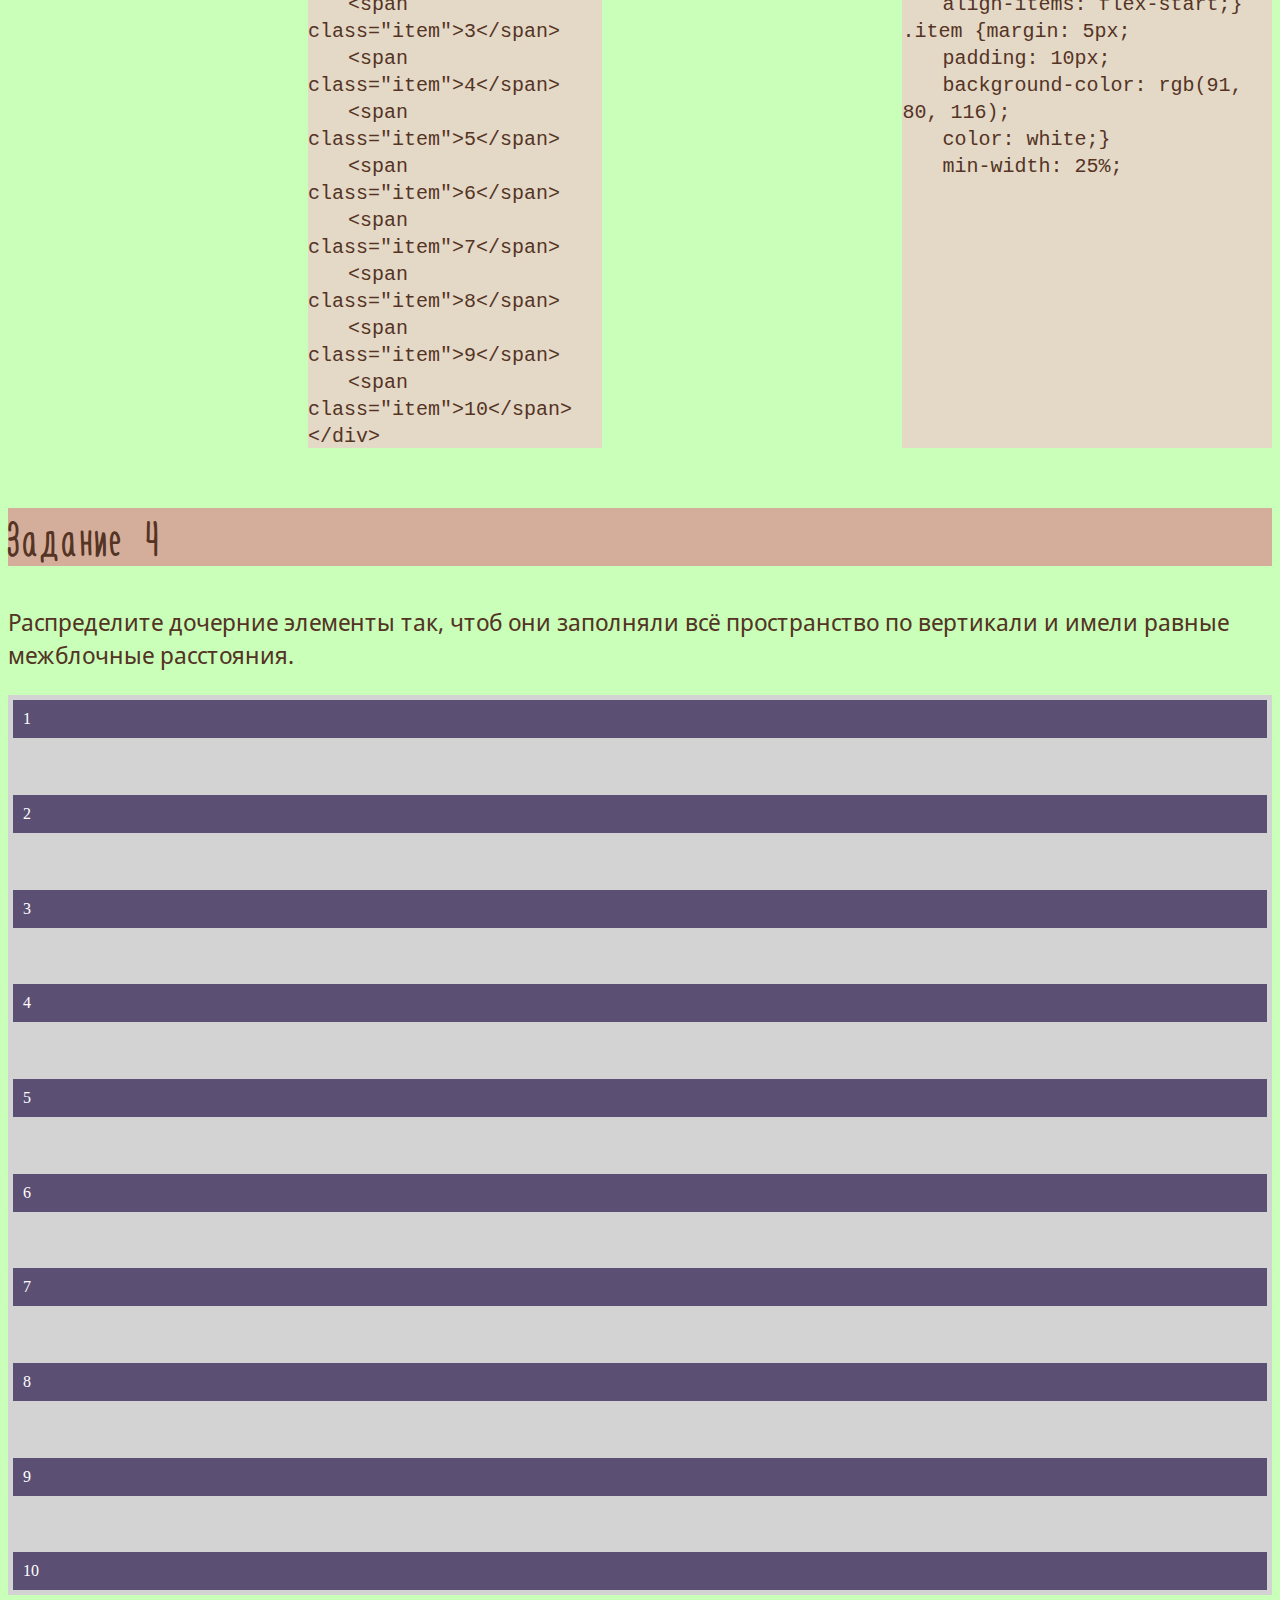
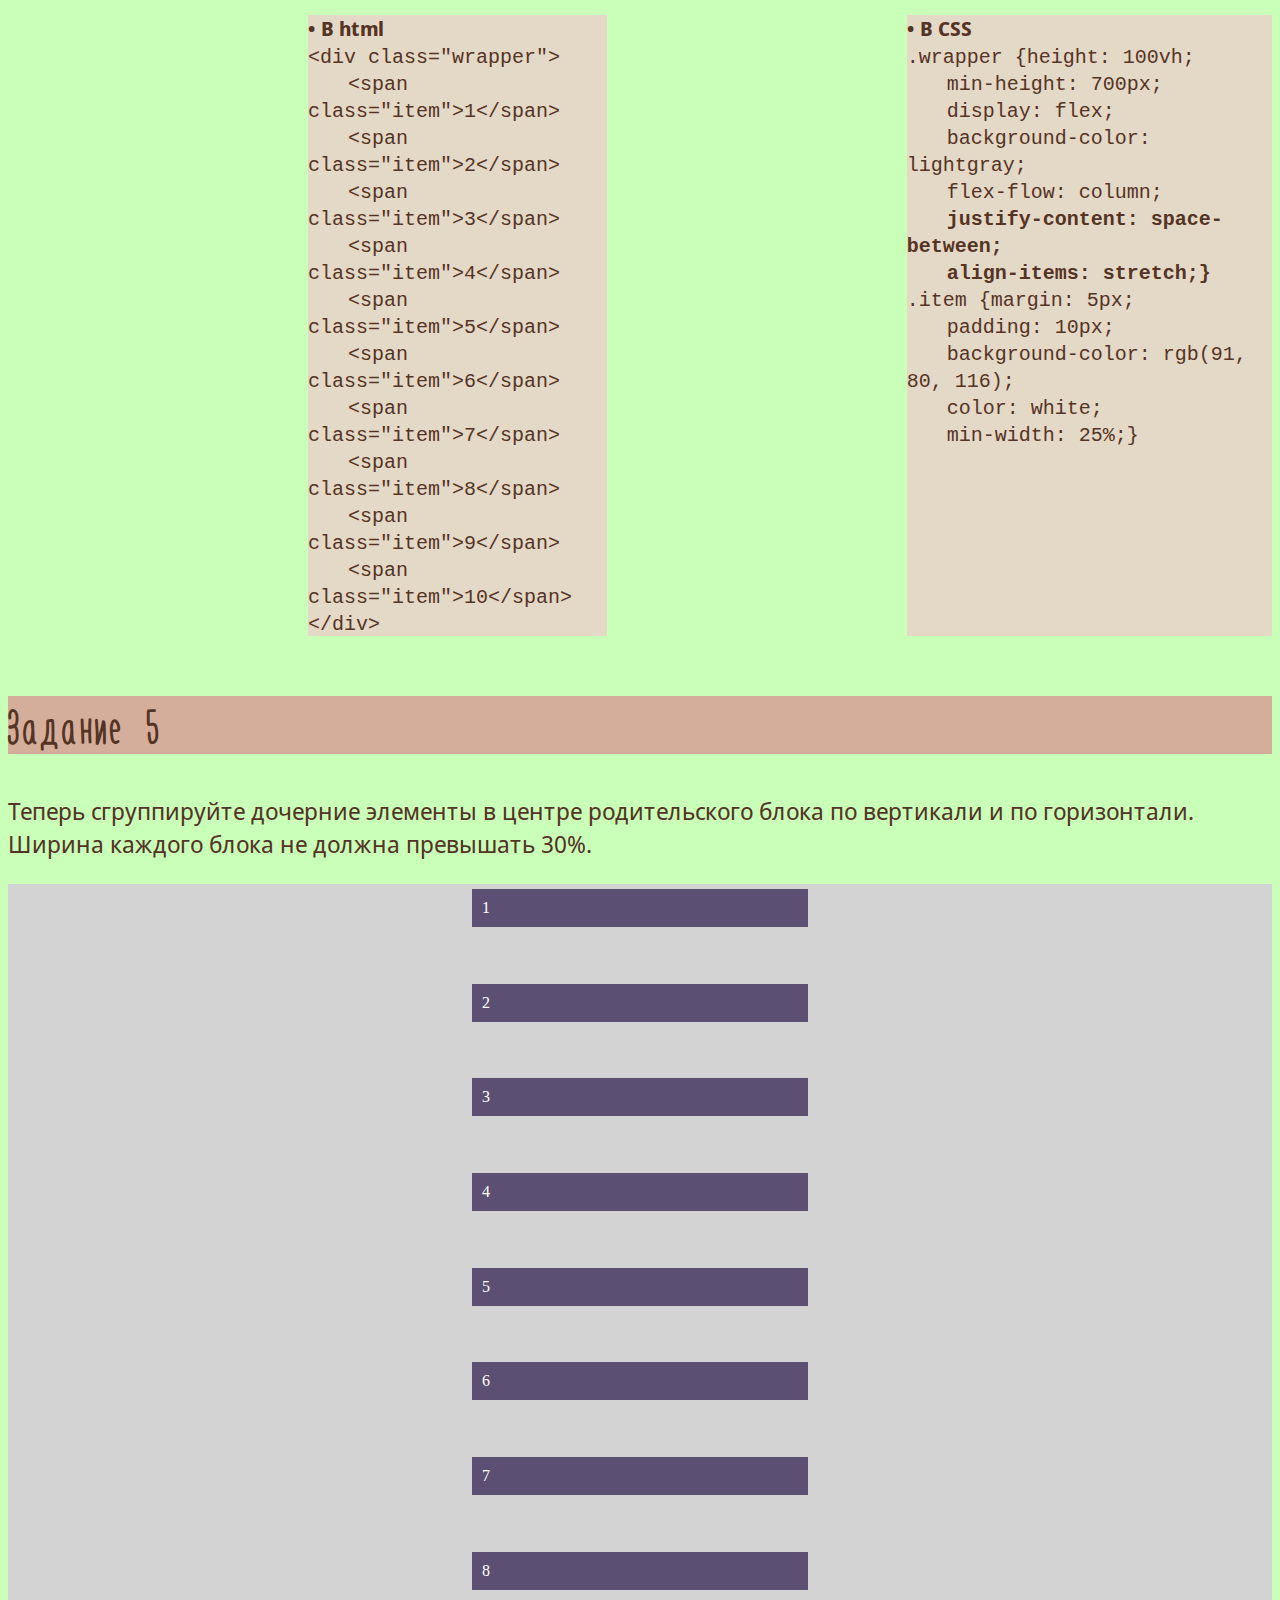
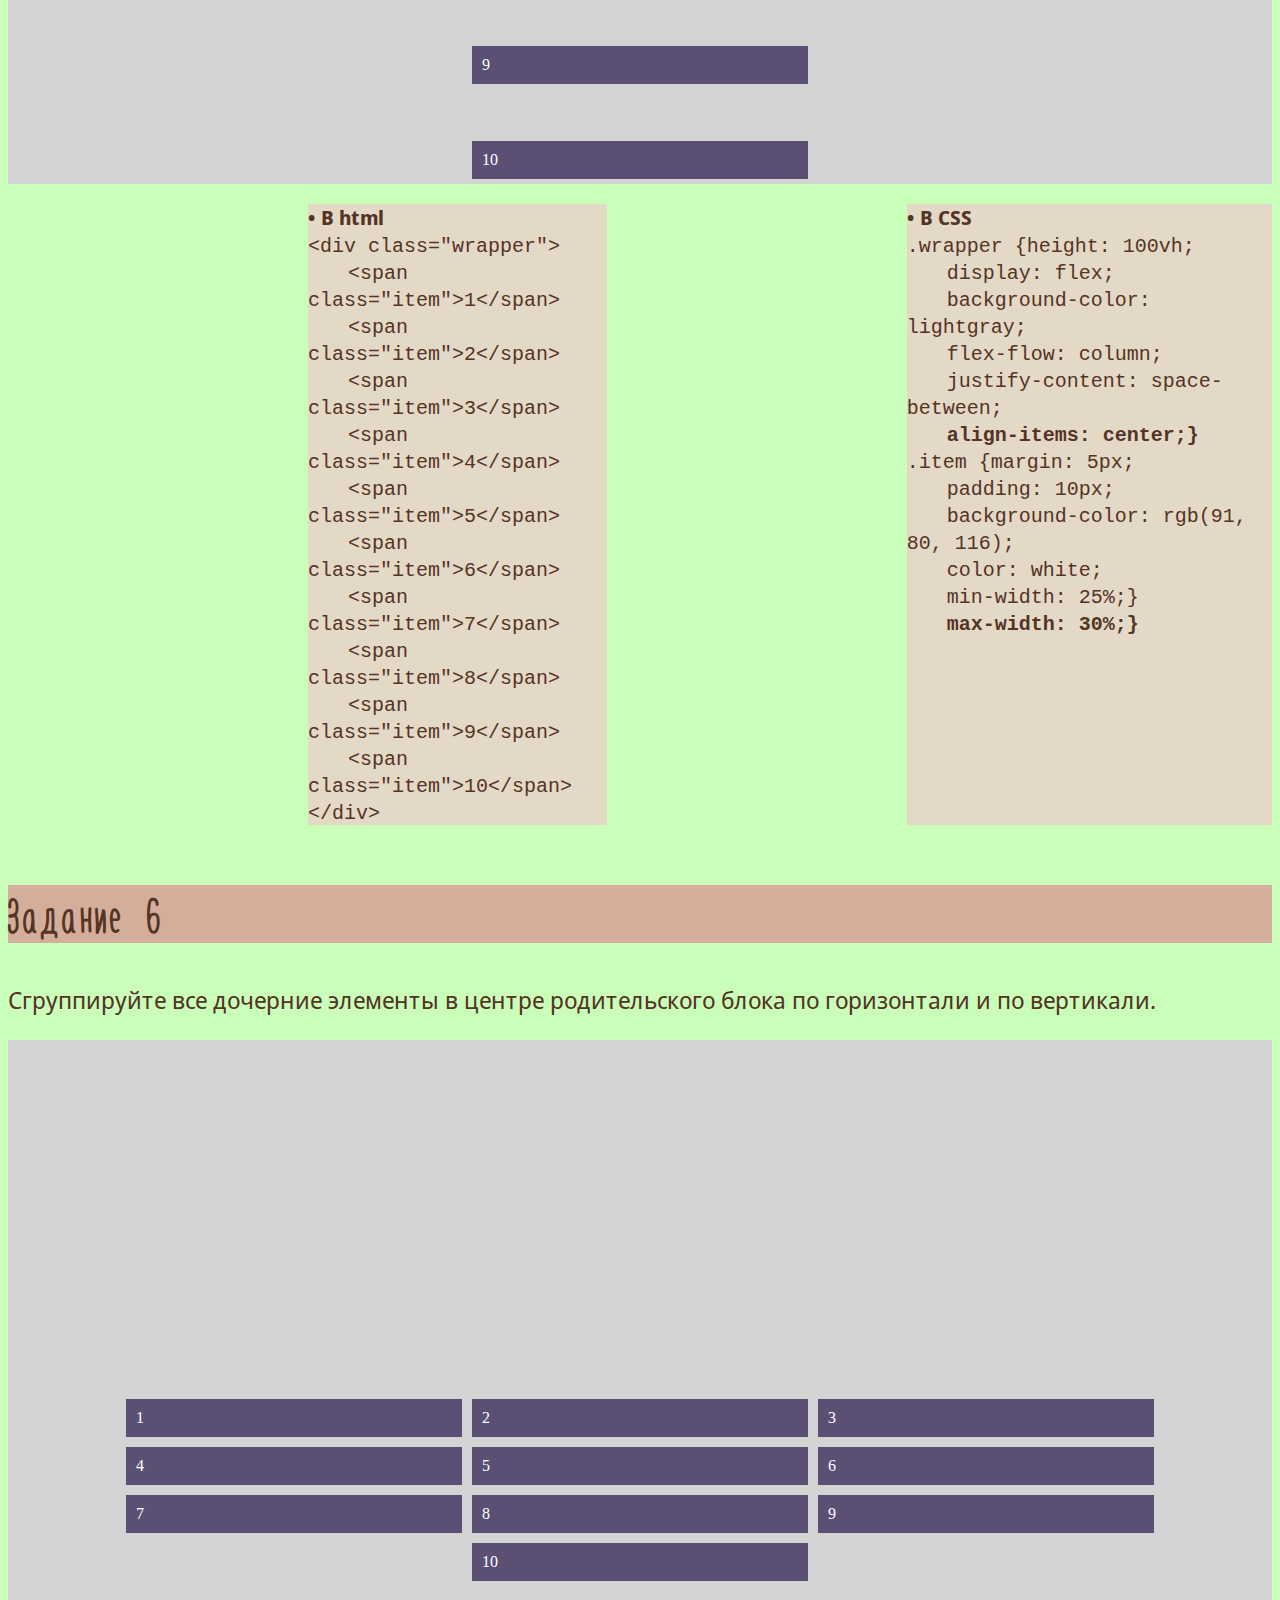
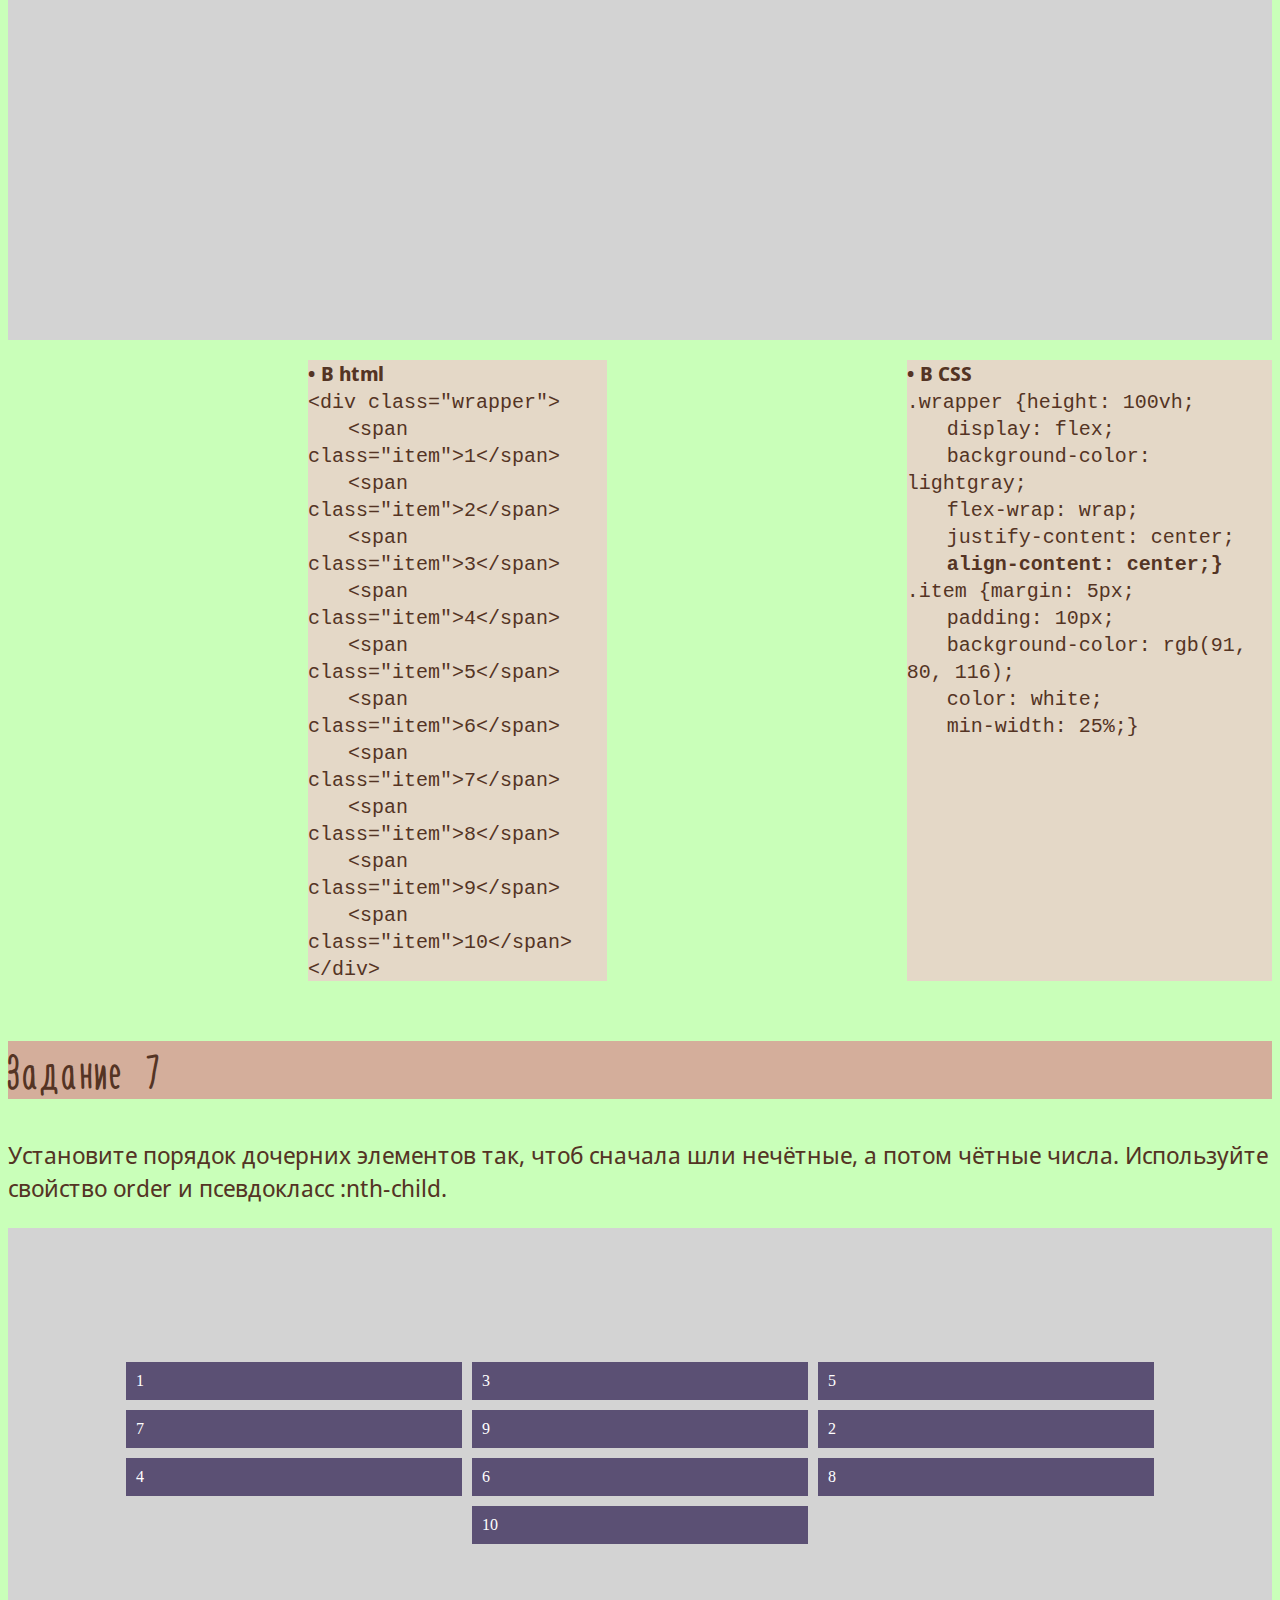
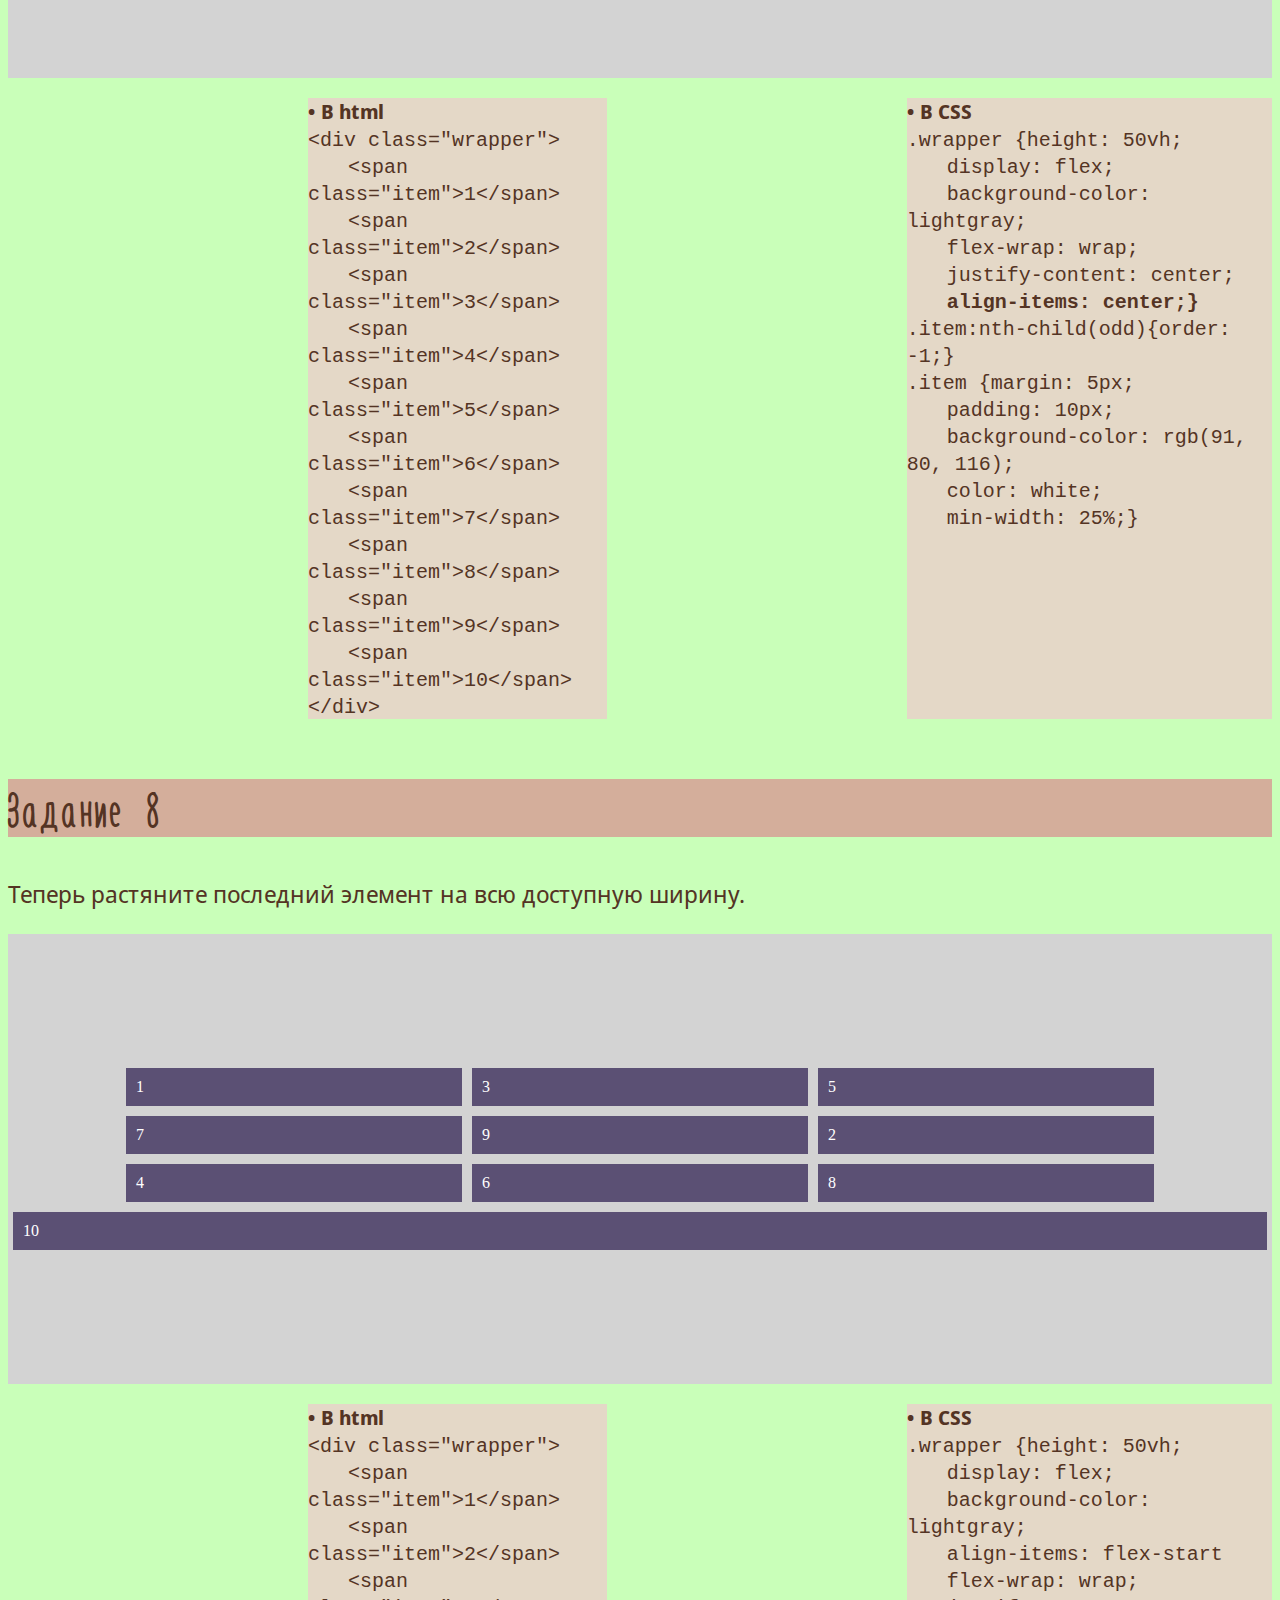
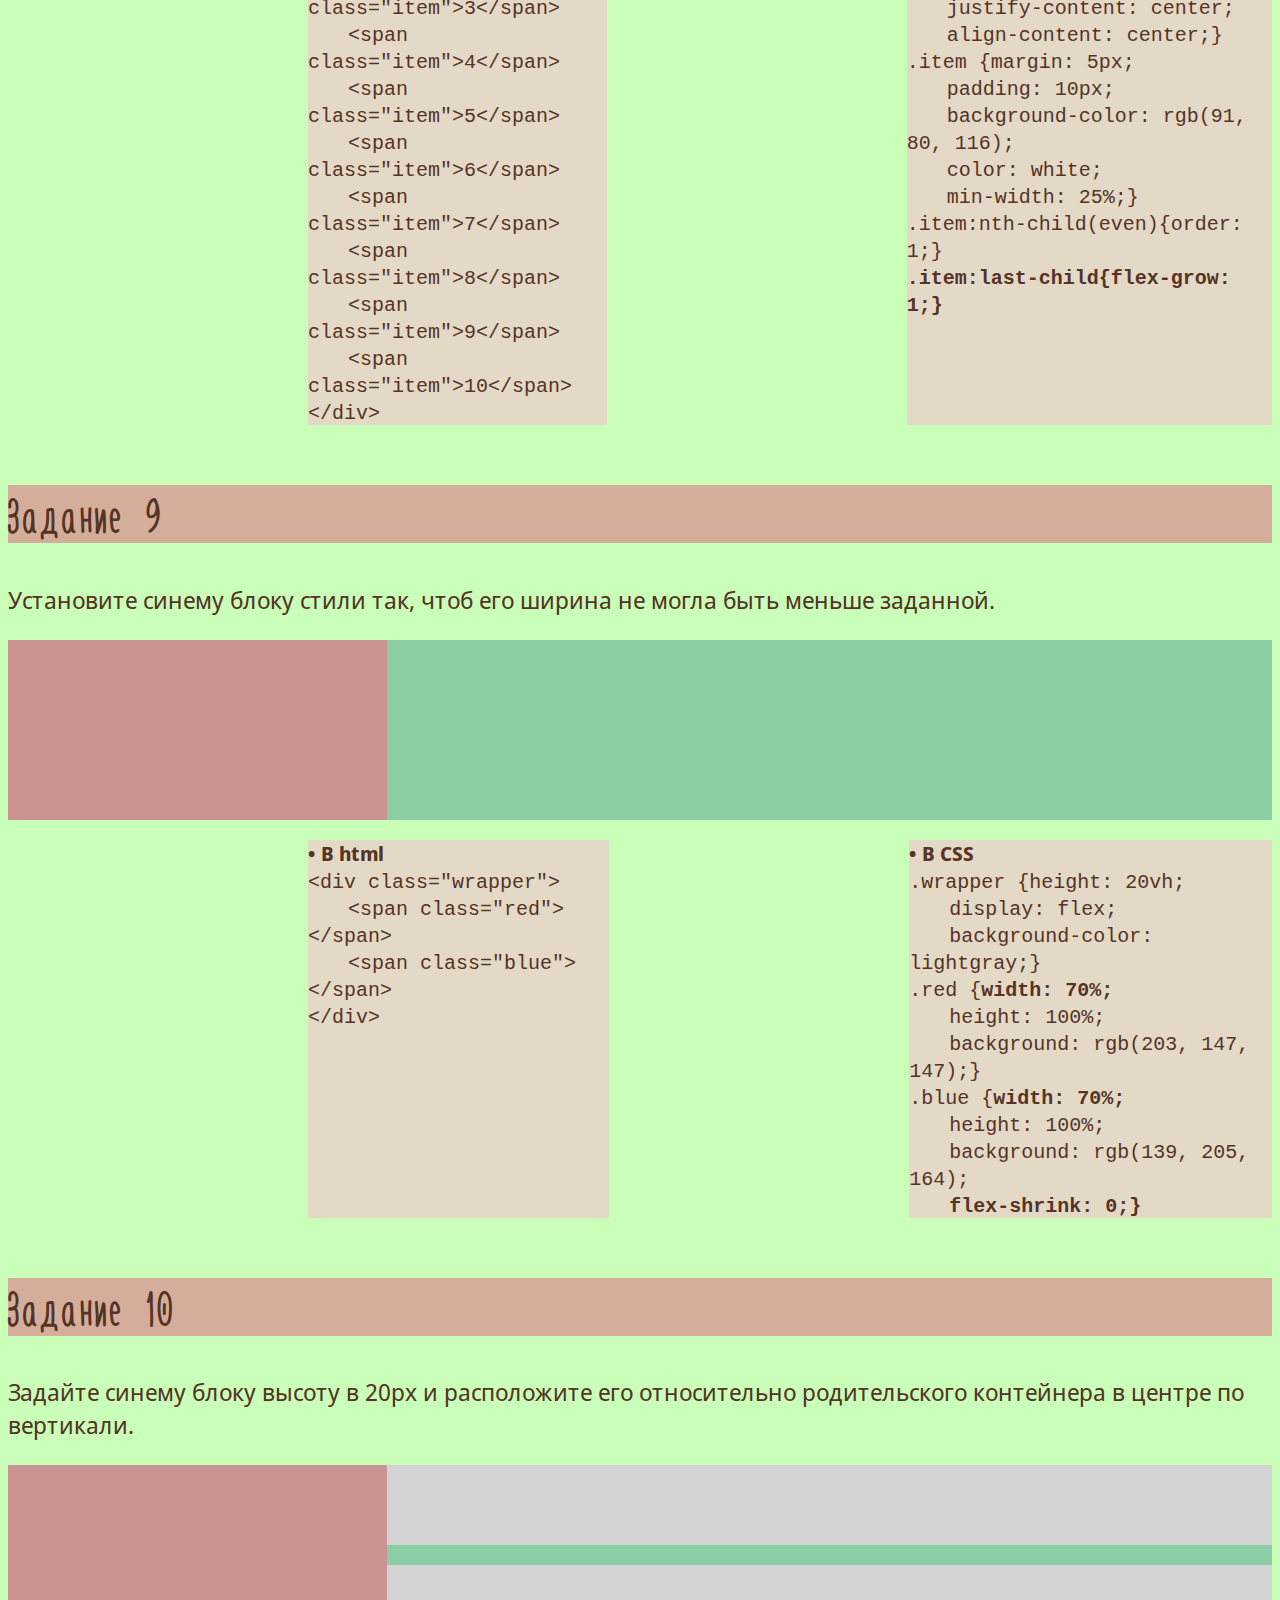
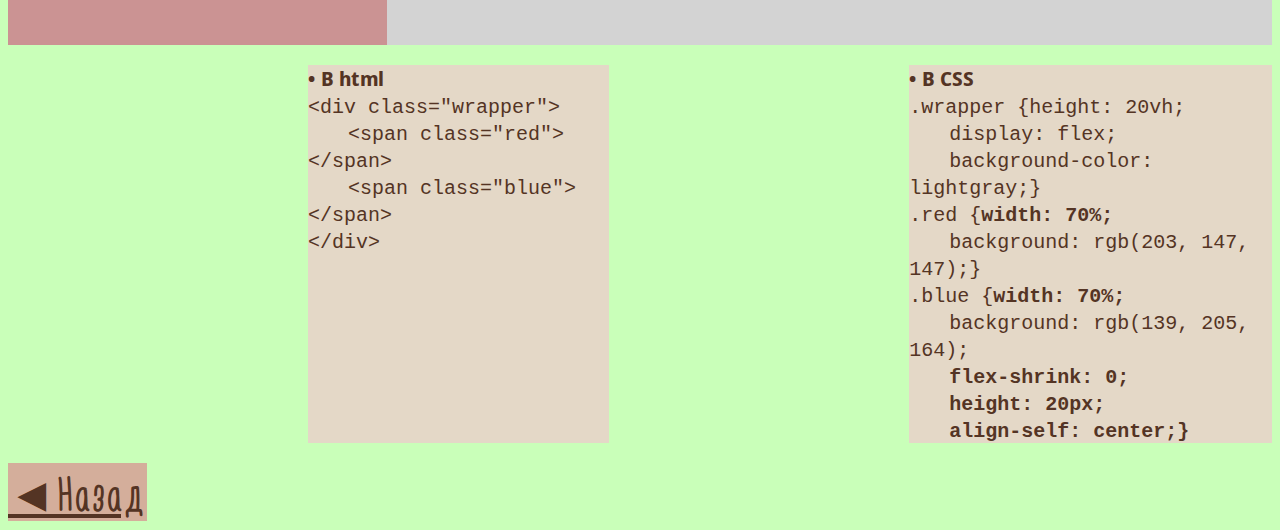
<file: pages/Flexbox.html>
<!DOCTYPE html>
<html lang="en">
<head>
    <meta charset="UTF-8">
    <meta http-equiv="X-UA-Compatible" content="IE=edge">
    <meta name="viewport" content="width=device-width, initial-scale=1.0">
    <title>Flexbox</title>
    <link rel="stylesheet" href="../css/Flexbox.css">
</head>
<body>
    <header>
        <center>
            <h1>Flexbox</h1>
        </center>
    </header>
    <main>
        <section>
            <h2>Задание 1</h2>
            <p>Измените стиль родительского блока так, чтоб цифры выстроились в колонку в обратном порядке.</p>
                <div class="wrapper1">
                    <span class="item1">1</span>
                    <span class="item1">2</span>
                    <span class="item1">3</span>
                    <span class="item1">4</span>
                    <span class="item1">5</span>
                    <span class="item1">6</span>
                    <span class="item1">7</span>
                    <span class="item1">8</span>
                    <span class="item1">9</span>
                    <span class="item1">10</span>
                </div>
                <div class="example_div">
                    <p class="example">
                        <strong>&bull; В html</strong> <br>
                        <code>
                            &lt;div class="wrapper"&gt;<br>
                                &emsp;&emsp;&lt;span class="item"&gt;1&lt;/span&gt;<br>
                                &emsp;&emsp;&lt;span class="item"&gt;2&lt;/span&gt;<br>
                                &emsp;&emsp;&lt;span class="item"&gt;3&lt;/span&gt;<br>
                                &emsp;&emsp;&lt;span class="item"&gt;4&lt;/span&gt;<br>
                                &emsp;&emsp;&lt;span class="item"&gt;5&lt;/span&gt;<br>
                                &emsp;&emsp;&lt;span class="item"&gt;6&lt;/span&gt;<br>
                                &emsp;&emsp;&lt;span class="item"&gt;7&lt;/span&gt;<br>
                                &emsp;&emsp;&lt;span class="item"&gt;8&lt;/span&gt;<br>
                                &emsp;&emsp;&lt;span class="item"&gt;9&lt;/span&gt;<br>
                                &emsp;&emsp;&lt;span class="item"&gt;10&lt;/span&gt;<br>
                            &lt;/div&gt;
                        </code>
                    </p>
                    <p class="example">
                        <strong>&bull; В CSS</strong> <br>
                        <code>
                            .wrapper {display: flex;<br>
                                &emsp;&emsp;background-color: lightgray;<br>
                                &emsp;&emsp;<strong>flex-direction: column-reverse;</strong><br>
                                &emsp;&emsp;align-items: flex-start;}<br>
                            .item {margin: 5px;<br>
                                &emsp;&emsp;padding: 10px;<br>
                                &emsp;&emsp;background-color: rgb(91, 80, 116);<br>
                                &emsp;&emsp;color: white;}
                            </code>
                        </p>
                </div>
        </section>
        <section>
            <h2>Задание 2</h2>
            <p>Измените стиль родительского блока, разрешив перенос блоков и разместив их в несколько строк. </p>
            <div class="wrapper2">
                <span class="item2">1</span>
                <span class="item2">2</span>
                <span class="item2">3</span>
                <span class="item2">4</span>
                <span class="item2">5</span>
                <span class="item2">6</span>
                <span class="item2">7</span>
                <span class="item2">8</span>
                <span class="item2">9</span>
                <span class="item2">10</span>
              </div>
              <div class="example_div">
                <p class="example">
                    <strong>&bull; В html</strong> <br>
                    <code>
                        &lt;div class="wrapper"&gt;<br>
                            &emsp;&emsp;&lt;span class="item"&gt;1&lt;/span&gt;<br>
                            &emsp;&emsp;&lt;span class="item"&gt;2&lt;/span&gt;<br>
                            &emsp;&emsp;&lt;span class="item"&gt;3&lt;/span&gt;<br>
                            &emsp;&emsp;&lt;span class="item"&gt;4&lt;/span&gt;<br>
                            &emsp;&emsp;&lt;span class="item"&gt;5&lt;/span&gt;<br>
                            &emsp;&emsp;&lt;span class="item"&gt;6&lt;/span&gt;<br>
                            &emsp;&emsp;&lt;span class="item"&gt;7&lt;/span&gt;<br>
                            &emsp;&emsp;&lt;span class="item"&gt;8&lt;/span&gt;<br>
                            &emsp;&emsp;&lt;span class="item"&gt;9&lt;/span&gt;<br>
                            &emsp;&emsp;&lt;span class="item"&gt;10&lt;/span&gt;<br>
                        &lt;/div&gt;
                    </code>
                </p>
                <p class="example">
                    <strong>&bull; В CSS</strong> <br>
                    <code>
                        .wrapper {display: flex;<br>
                            &emsp;&emsp;background-color: lightgray;<br>
                            &emsp;&emsp;<strong>flex-wrap: wrap;</strong><br>
                            &emsp;&emsp;align-items: flex-start;}<br>
                        .item {margin: 5px;<br>
                            &emsp;&emsp;padding: 10px;<br>
                            &emsp;&emsp;background-color: rgb(91, 80, 116);<br>
                            &emsp;&emsp;color: white;}<br>
                            &emsp;&emsp;min-width: 25%;
                        </code>
                    </p>
            </div>
        </section>
        <section>
            <h2>Задание 3</h2>
            <p>Измените стиль родительского блока так, чтобы все блоки поместились в контейнер и выстроились в обратном порядке от 10 до 1. Используйте свойство flex-flow.</p>
            <div class="wrapper3">
                <span class="item3">1</span>
                <span class="item3">2</span>
                <span class="item3">3</span>
                <span class="item3">4</span>
                <span class="item3">5</span>
                <span class="item3">6</span>
                <span class="item3">7</span>
                <span class="item3">8</span>
                <span class="item3">9</span>
                <span class="item3">10</span>
            </div>
            <div class="example_div">
                <p class="example">
                    <strong>&bull; В html</strong> <br>
                    <code>
                        &lt;div class="wrapper"&gt;<br>
                            &emsp;&emsp;&lt;span class="item"&gt;1&lt;/span&gt;<br>
                            &emsp;&emsp;&lt;span class="item"&gt;2&lt;/span&gt;<br>
                            &emsp;&emsp;&lt;span class="item"&gt;3&lt;/span&gt;<br>
                            &emsp;&emsp;&lt;span class="item"&gt;4&lt;/span&gt;<br>
                            &emsp;&emsp;&lt;span class="item"&gt;5&lt;/span&gt;<br>
                            &emsp;&emsp;&lt;span class="item"&gt;6&lt;/span&gt;<br>
                            &emsp;&emsp;&lt;span class="item"&gt;7&lt;/span&gt;<br>
                            &emsp;&emsp;&lt;span class="item"&gt;8&lt;/span&gt;<br>
                            &emsp;&emsp;&lt;span class="item"&gt;9&lt;/span&gt;<br>
                            &emsp;&emsp;&lt;span class="item"&gt;10&lt;/span&gt;<br>
                        &lt;/div&gt;
                    </code>
                </p>
                <p class="example">
                    <strong>&bull; В CSS</strong> <br>
                    <code>
                        .wrapper {display: flex;<br>
                            &emsp;&emsp;background-color: lightgray;<br>
                            &emsp;&emsp;<strong>flex-flow: row-reverse wrap-reverse;</strong><br>
                            &emsp;&emsp;align-items: flex-start;}<br>
                        .item {margin: 5px;<br>
                            &emsp;&emsp;padding: 10px;<br>
                            &emsp;&emsp;background-color: rgb(91, 80, 116);<br>
                            &emsp;&emsp;color: white;}<br>
                            &emsp;&emsp;min-width: 25%;
                        </code>
                    </p>
            </div>
        </section>
        <section>
            <h2>Задание 4</h2>
            <p>Распределите дочерние элементы так, чтоб они заполняли всё пространство по вертикали и имели равные межблочные расстояния.</p>
            <div class="wrapper4">
                <span class="item4">1</span>
                <span class="item4">2</span>
                <span class="item4">3</span>
                <span class="item4">4</span>
                <span class="item4">5</span>
                <span class="item4">6</span>
                <span class="item4">7</span>
                <span class="item4">8</span>
                <span class="item4">9</span>
                <span class="item4">10</span>
            </div>
            <div class="example_div">
                <p class="example">
                    <strong>&bull; В html</strong> <br>
                    <code>
                        &lt;div class="wrapper"&gt;<br>
                            &emsp;&emsp;&lt;span class="item"&gt;1&lt;/span&gt;<br>
                            &emsp;&emsp;&lt;span class="item"&gt;2&lt;/span&gt;<br>
                            &emsp;&emsp;&lt;span class="item"&gt;3&lt;/span&gt;<br>
                            &emsp;&emsp;&lt;span class="item"&gt;4&lt;/span&gt;<br>
                            &emsp;&emsp;&lt;span class="item"&gt;5&lt;/span&gt;<br>
                            &emsp;&emsp;&lt;span class="item"&gt;6&lt;/span&gt;<br>
                            &emsp;&emsp;&lt;span class="item"&gt;7&lt;/span&gt;<br>
                            &emsp;&emsp;&lt;span class="item"&gt;8&lt;/span&gt;<br>
                            &emsp;&emsp;&lt;span class="item"&gt;9&lt;/span&gt;<br>
                            &emsp;&emsp;&lt;span class="item"&gt;10&lt;/span&gt;<br>
                        &lt;/div&gt;
                    </code>
                </p>
                <p class="example">
                    <strong>&bull; В CSS</strong> <br>
                    <code>
                        .wrapper {height: 100vh;<br>
                            &emsp;&emsp;min-height: 700px;<br>
                            &emsp;&emsp;display: flex;<br>
                            &emsp;&emsp;background-color: lightgray;<br>
                            &emsp;&emsp;flex-flow: column;<br>
                            &emsp;&emsp;<strong>justify-content: space-between;</strong><br>
                            &emsp;&emsp;<strong>align-items: stretch;}</strong><br>
                        .item {margin: 5px;<br>
                            &emsp;&emsp;padding: 10px;<br>
                            &emsp;&emsp;background-color: rgb(91, 80, 116);<br>
                            &emsp;&emsp;color: white;<br>
                            &emsp;&emsp;min-width: 25%;}<br>
                        </code>
                    </p>
            </div>
        </section>
        <section>
            <h2>Задание 5</h2>
            <p>Теперь сгруппируйте дочерние элементы в центре родительского блока по вертикали и по горизонтали. Ширина каждого блока не должна превышать 30%.</p>
            <div class="wrapper5">
                <span class="item5">1</span>
                <span class="item5">2</span>
                <span class="item5">3</span>
                <span class="item5">4</span>
                <span class="item5">5</span>
                <span class="item5">6</span>
                <span class="item5">7</span>
                <span class="item5">8</span>
                <span class="item5">9</span>
                <span class="item5">10</span>
            </div>
            <div class="example_div">
                <p class="example">
                    <strong>&bull; В html</strong> <br>
                    <code>
                        &lt;div class="wrapper"&gt;<br>
                            &emsp;&emsp;&lt;span class="item"&gt;1&lt;/span&gt;<br>
                            &emsp;&emsp;&lt;span class="item"&gt;2&lt;/span&gt;<br>
                            &emsp;&emsp;&lt;span class="item"&gt;3&lt;/span&gt;<br>
                            &emsp;&emsp;&lt;span class="item"&gt;4&lt;/span&gt;<br>
                            &emsp;&emsp;&lt;span class="item"&gt;5&lt;/span&gt;<br>
                            &emsp;&emsp;&lt;span class="item"&gt;6&lt;/span&gt;<br>
                            &emsp;&emsp;&lt;span class="item"&gt;7&lt;/span&gt;<br>
                            &emsp;&emsp;&lt;span class="item"&gt;8&lt;/span&gt;<br>
                            &emsp;&emsp;&lt;span class="item"&gt;9&lt;/span&gt;<br>
                            &emsp;&emsp;&lt;span class="item"&gt;10&lt;/span&gt;<br>
                        &lt;/div&gt;
                    </code>
                </p>
                <p class="example">
                    <strong>&bull; В CSS</strong> <br>
                    <code>
                        .wrapper {height: 100vh;<br>
                            &emsp;&emsp;display: flex;<br>
                            &emsp;&emsp;background-color: lightgray;<br>
                            &emsp;&emsp;flex-flow: column;<br>
                            &emsp;&emsp;justify-content: space-between;<br>
                            &emsp;&emsp;<strong>align-items: center;}</strong><br>
                        .item {margin: 5px;<br>
                            &emsp;&emsp;padding: 10px;<br>
                            &emsp;&emsp;background-color: rgb(91, 80, 116);<br>
                            &emsp;&emsp;color: white;<br>
                            &emsp;&emsp;min-width: 25%;}<br>
                            &emsp;&emsp;<strong>max-width: 30%;}</strong>
                        </code>
                    </p>
            </div>
        </section>
        <section>
            <h2>Задание 6</h2>
            <p>Сгруппируйте все дочерние элементы в центре родительского блока по горизонтали и по вертикали.</p>
            <div class="wrapper6">
                <span class="item6">1</span>
                <span class="item6">2</span>
                <span class="item6">3</span>
                <span class="item6">4</span>
                <span class="item6">5</span>
                <span class="item6">6</span>
                <span class="item6">7</span>
                <span class="item6">8</span>
                <span class="item6">9</span>
                <span class="item6">10</span>
            </div>
            <div class="example_div">
                <p class="example">
                    <strong>&bull; В html</strong> <br>
                    <code>
                        &lt;div class="wrapper"&gt;<br>
                            &emsp;&emsp;&lt;span class="item"&gt;1&lt;/span&gt;<br>
                            &emsp;&emsp;&lt;span class="item"&gt;2&lt;/span&gt;<br>
                            &emsp;&emsp;&lt;span class="item"&gt;3&lt;/span&gt;<br>
                            &emsp;&emsp;&lt;span class="item"&gt;4&lt;/span&gt;<br>
                            &emsp;&emsp;&lt;span class="item"&gt;5&lt;/span&gt;<br>
                            &emsp;&emsp;&lt;span class="item"&gt;6&lt;/span&gt;<br>
                            &emsp;&emsp;&lt;span class="item"&gt;7&lt;/span&gt;<br>
                            &emsp;&emsp;&lt;span class="item"&gt;8&lt;/span&gt;<br>
                            &emsp;&emsp;&lt;span class="item"&gt;9&lt;/span&gt;<br>
                            &emsp;&emsp;&lt;span class="item"&gt;10&lt;/span&gt;<br>
                        &lt;/div&gt;
                    </code>
                </p>
                <p class="example">
                    <strong>&bull; В CSS</strong> <br>
                    <code>
                        .wrapper {height: 100vh;<br>
                            &emsp;&emsp;display: flex;<br>
                            &emsp;&emsp;background-color: lightgray;<br>
                            &emsp;&emsp;flex-wrap: wrap;<br>
                            &emsp;&emsp;justify-content: center;<br>
                            &emsp;&emsp;<strong>align-content: center;}</strong><br>
                        .item {margin: 5px;<br>
                            &emsp;&emsp;padding: 10px;<br>
                            &emsp;&emsp;background-color: rgb(91, 80, 116);<br>
                            &emsp;&emsp;color: white;<br>
                            &emsp;&emsp;min-width: 25%;}<br>
                    </code>
                </p>
            </div>
        </section>
        <section>
            <h2>Задание 7</h2>
            <p>Установите порядок дочерних элементов так, чтоб сначала шли нечётные, а потом чётные числа. Используйте свойство order и псевдокласс :nth-child.</p>
            <div class="wrapper7">
                <span class="item7">1</span>
                <span class="item7">2</span>
                <span class="item7">3</span>
                <span class="item7">4</span>
                <span class="item7">5</span>
                <span class="item7">6</span>
                <span class="item7">7</span>
                <span class="item7">8</span>
                <span class="item7">9</span>
                <span class="item7">10</span>
              </div>
              <div class="example_div">
                <p class="example">
                    <strong>&bull; В html</strong> <br>
                    <code>
                        &lt;div class="wrapper"&gt;<br>
                            &emsp;&emsp;&lt;span class="item"&gt;1&lt;/span&gt;<br>
                            &emsp;&emsp;&lt;span class="item"&gt;2&lt;/span&gt;<br>
                            &emsp;&emsp;&lt;span class="item"&gt;3&lt;/span&gt;<br>
                            &emsp;&emsp;&lt;span class="item"&gt;4&lt;/span&gt;<br>
                            &emsp;&emsp;&lt;span class="item"&gt;5&lt;/span&gt;<br>
                            &emsp;&emsp;&lt;span class="item"&gt;6&lt;/span&gt;<br>
                            &emsp;&emsp;&lt;span class="item"&gt;7&lt;/span&gt;<br>
                            &emsp;&emsp;&lt;span class="item"&gt;8&lt;/span&gt;<br>
                            &emsp;&emsp;&lt;span class="item"&gt;9&lt;/span&gt;<br>
                            &emsp;&emsp;&lt;span class="item"&gt;10&lt;/span&gt;<br>
                        &lt;/div&gt;
                    </code>
                </p>
                <p class="example">
                    <strong>&bull; В CSS</strong> <br>
                    <code>
                        .wrapper {height: 50vh;<br>
                            &emsp;&emsp;display: flex;<br>
                            &emsp;&emsp;background-color: lightgray;<br>
                            &emsp;&emsp;flex-wrap: wrap;<br>
                            &emsp;&emsp;justify-content: center;<br>
                            &emsp;&emsp;<strong>align-items: center;}</strong><br>
                        .item:nth-child(odd){order: -1;}<br>
                        .item {margin: 5px;<br>
                            &emsp;&emsp;padding: 10px;<br>
                            &emsp;&emsp;background-color: rgb(91, 80, 116);<br>
                            &emsp;&emsp;color: white;<br>
                            &emsp;&emsp;min-width: 25%;}<br>
                    </code>
                </p>
            </div>
        </section>
        <section>
            <h2>Задание 8</h2>
            <p>Теперь растяните последний элемент на всю доступную ширину.</p>
            <div class="wrapper8">
                <span class="item8">1</span>
                <span class="item8">2</span>
                <span class="item8">3</span>
                <span class="item8">4</span>
                <span class="item8">5</span>
                <span class="item8">6</span>
                <span class="item8">7</span>
                <span class="item8">8</span>
                <span class="item8">9</span>
                <span class="item8">10</span>
            </div>
            <div class="example_div">
                <p class="example">
                    <strong>&bull; В html</strong> <br>
                    <code>
                        &lt;div class="wrapper"&gt;<br>
                            &emsp;&emsp;&lt;span class="item"&gt;1&lt;/span&gt;<br>
                            &emsp;&emsp;&lt;span class="item"&gt;2&lt;/span&gt;<br>
                            &emsp;&emsp;&lt;span class="item"&gt;3&lt;/span&gt;<br>
                            &emsp;&emsp;&lt;span class="item"&gt;4&lt;/span&gt;<br>
                            &emsp;&emsp;&lt;span class="item"&gt;5&lt;/span&gt;<br>
                            &emsp;&emsp;&lt;span class="item"&gt;6&lt;/span&gt;<br>
                            &emsp;&emsp;&lt;span class="item"&gt;7&lt;/span&gt;<br>
                            &emsp;&emsp;&lt;span class="item"&gt;8&lt;/span&gt;<br>
                            &emsp;&emsp;&lt;span class="item"&gt;9&lt;/span&gt;<br>
                            &emsp;&emsp;&lt;span class="item"&gt;10&lt;/span&gt;<br>
                        &lt;/div&gt;
                    </code>
                </p>
                <p class="example">
                    <strong>&bull; В CSS</strong> <br>
                    <code>
                        .wrapper {height: 50vh;<br>
                            &emsp;&emsp;display: flex;<br>
                            &emsp;&emsp;background-color: lightgray;<br>
                            &emsp;&emsp;align-items: flex-start<br>
                            &emsp;&emsp;flex-wrap: wrap;<br>
                            &emsp;&emsp;justify-content: center;<br>
                            &emsp;&emsp;align-content: center;}<br>
                        .item {margin: 5px;<br>
                            &emsp;&emsp;padding: 10px;<br>
                            &emsp;&emsp;background-color: rgb(91, 80, 116);<br>
                            &emsp;&emsp;color: white;<br>
                            &emsp;&emsp;min-width: 25%;}<br>
                        .item:nth-child(even){order: 1;}<br>
                        <strong>.item:last-child{flex-grow: 1;}</strong>
                    </code>
                </p>
            </div>
        </section>
        <section>
            <h2>Задание 9</h2>
            <p>Установите синему блоку стили так, чтоб его ширина не могла быть меньше заданной.</p>
            <div class="wrapper9">
                <span class="red9"></span>
                <span class="blue9"></span>
            </div>
            <div class="example_div">
                <p class="example">
                    <strong>&bull; В html</strong> <br>
                    <code>
                        &lt;div class="wrapper"&gt;<br>
                            &emsp;&emsp;&lt;span class="red"&gt;&lt;/span&gt;<br>
                            &emsp;&emsp;&lt;span class="blue"&gt;&lt;/span&gt;<br>
                        &lt;/div&gt;
                    </code>
                </p>
                <p class="example">
                    <strong>&bull; В CSS</strong> <br>
                    <code>
                        .wrapper {height: 20vh;<br>
                            &emsp;&emsp;display: flex;<br>
                            &emsp;&emsp;background-color: lightgray;}<br>
                        .red {<strong>width: 70%;</strong><br>
                            &emsp;&emsp;height: 100%;<br>
                            &emsp;&emsp;background: rgb(203, 147, 147);}<br>
                        .blue {<strong>width: 70%;</strong><br>
                            &emsp;&emsp;height: 100%;<br>
                            &emsp;&emsp;background: rgb(139, 205, 164);<br>
                            &emsp;&emsp;<strong>flex-shrink: 0;}</strong> <br>
                    </code>
                </p>
            </div>
        </section>
        <section>
            <h2>Задание 10</h2>
            <p>Задайте синему блоку высоту в 20px и расположите его относительно родительского контейнера в центре по вертикали.</p>
            <div class="wrapper">
                <span class="red"></span>
                <span class="blue"></span>
            </div>
            <div class="example_div">
                <p class="example">
                    <strong>&bull; В html</strong> <br>
                    <code>
                        &lt;div class="wrapper"&gt;<br>
                            &emsp;&emsp;&lt;span class="red"&gt;&lt;/span&gt;<br>
                            &emsp;&emsp;&lt;span class="blue"&gt;&lt;/span&gt;<br>
                        &lt;/div&gt;
                    </code>
                </p>
                <p class="example">
                    <strong>&bull; В CSS</strong> <br>
                    <code>
                        .wrapper {height: 20vh;<br>
                            &emsp;&emsp;display: flex;<br>
                            &emsp;&emsp;background-color: lightgray;}<br>
                        .red {<strong>width: 70%;</strong><br>
                            &emsp;&emsp;background: rgb(203, 147, 147);}<br>
                        .blue {<strong>width: 70%;</strong><br>
                            &emsp;&emsp;background: rgb(139, 205, 164);<br>
                            &emsp;&emsp;<strong>flex-shrink: 0;</strong> <br>
                            &emsp;&emsp;<strong>height: 20px;</strong> <br>
                            &emsp;&emsp;<strong>align-self: center;}</strong> <br>
                    </code>
                </p>
            </div>
        </section>
    </main>
    <footer>
        <a href="css.html">	&#9668;Назад</a>
    </footer>
</body>
</html>
</file>
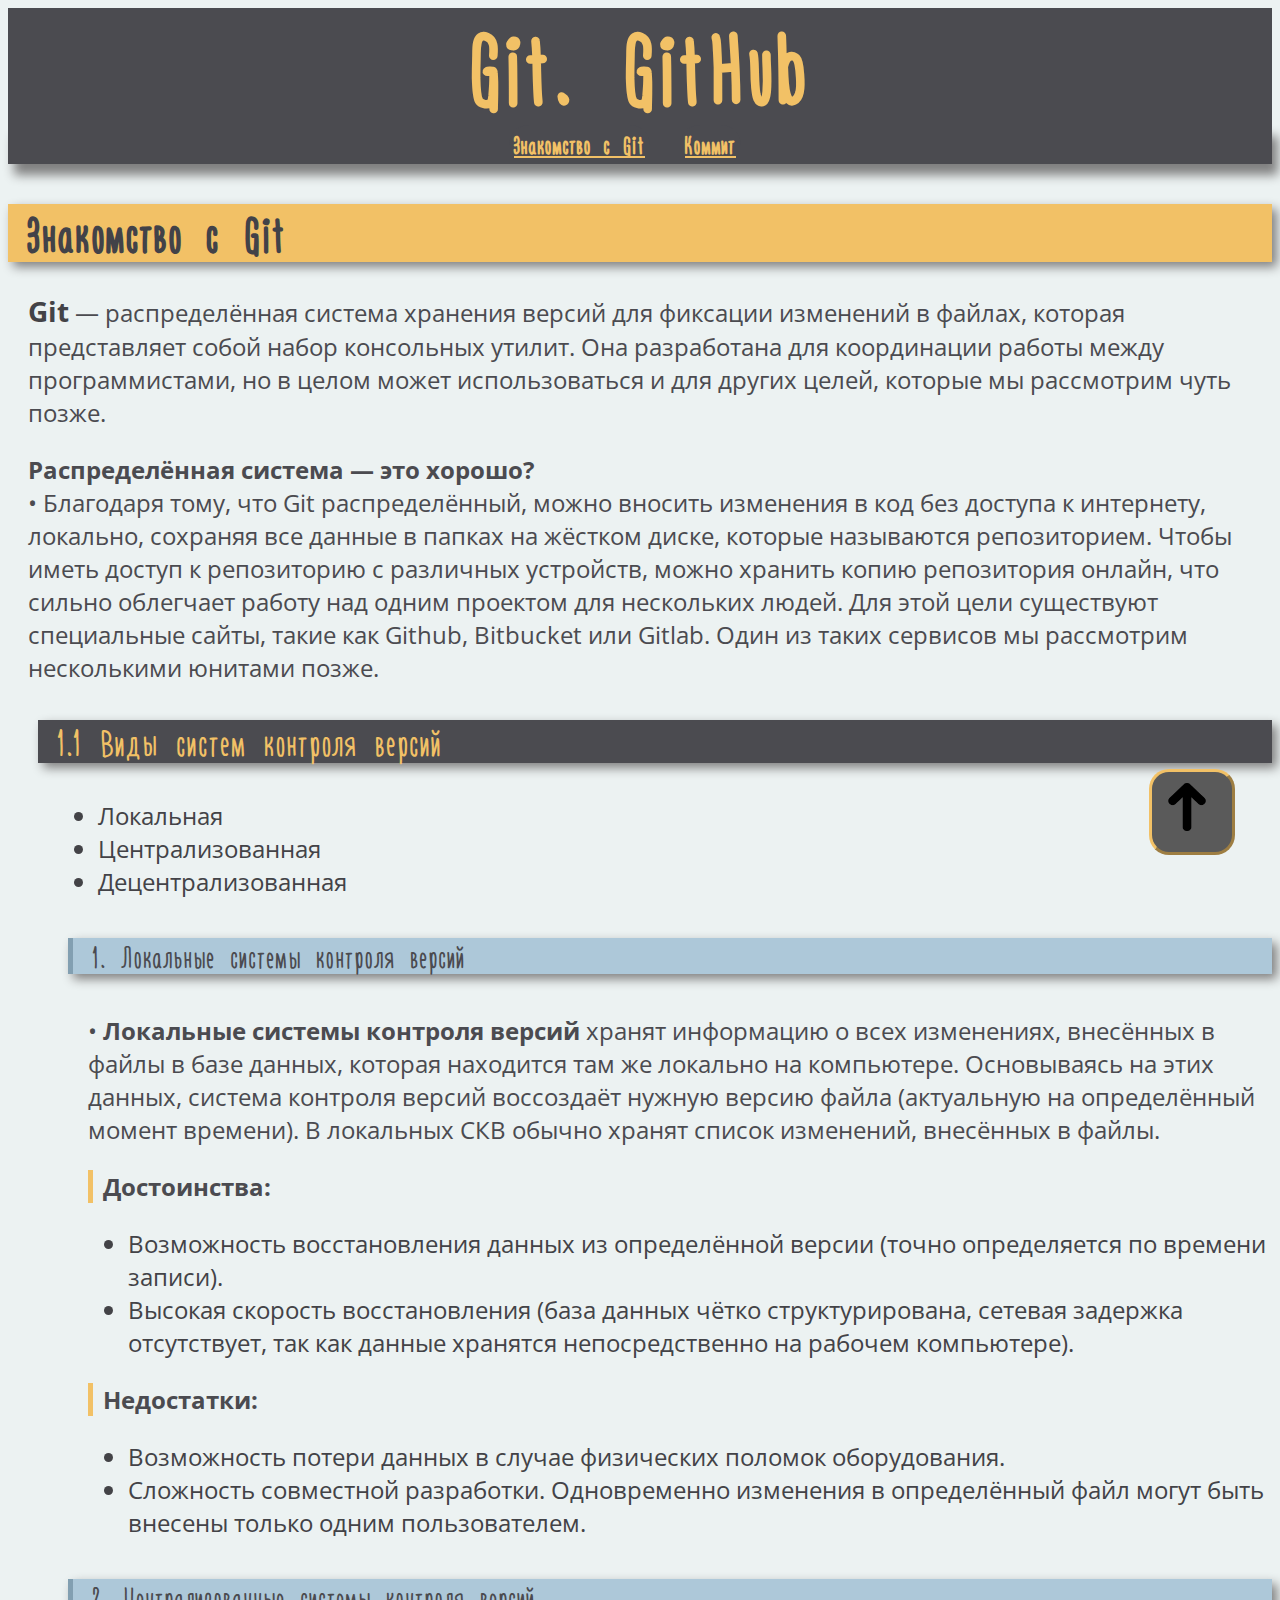
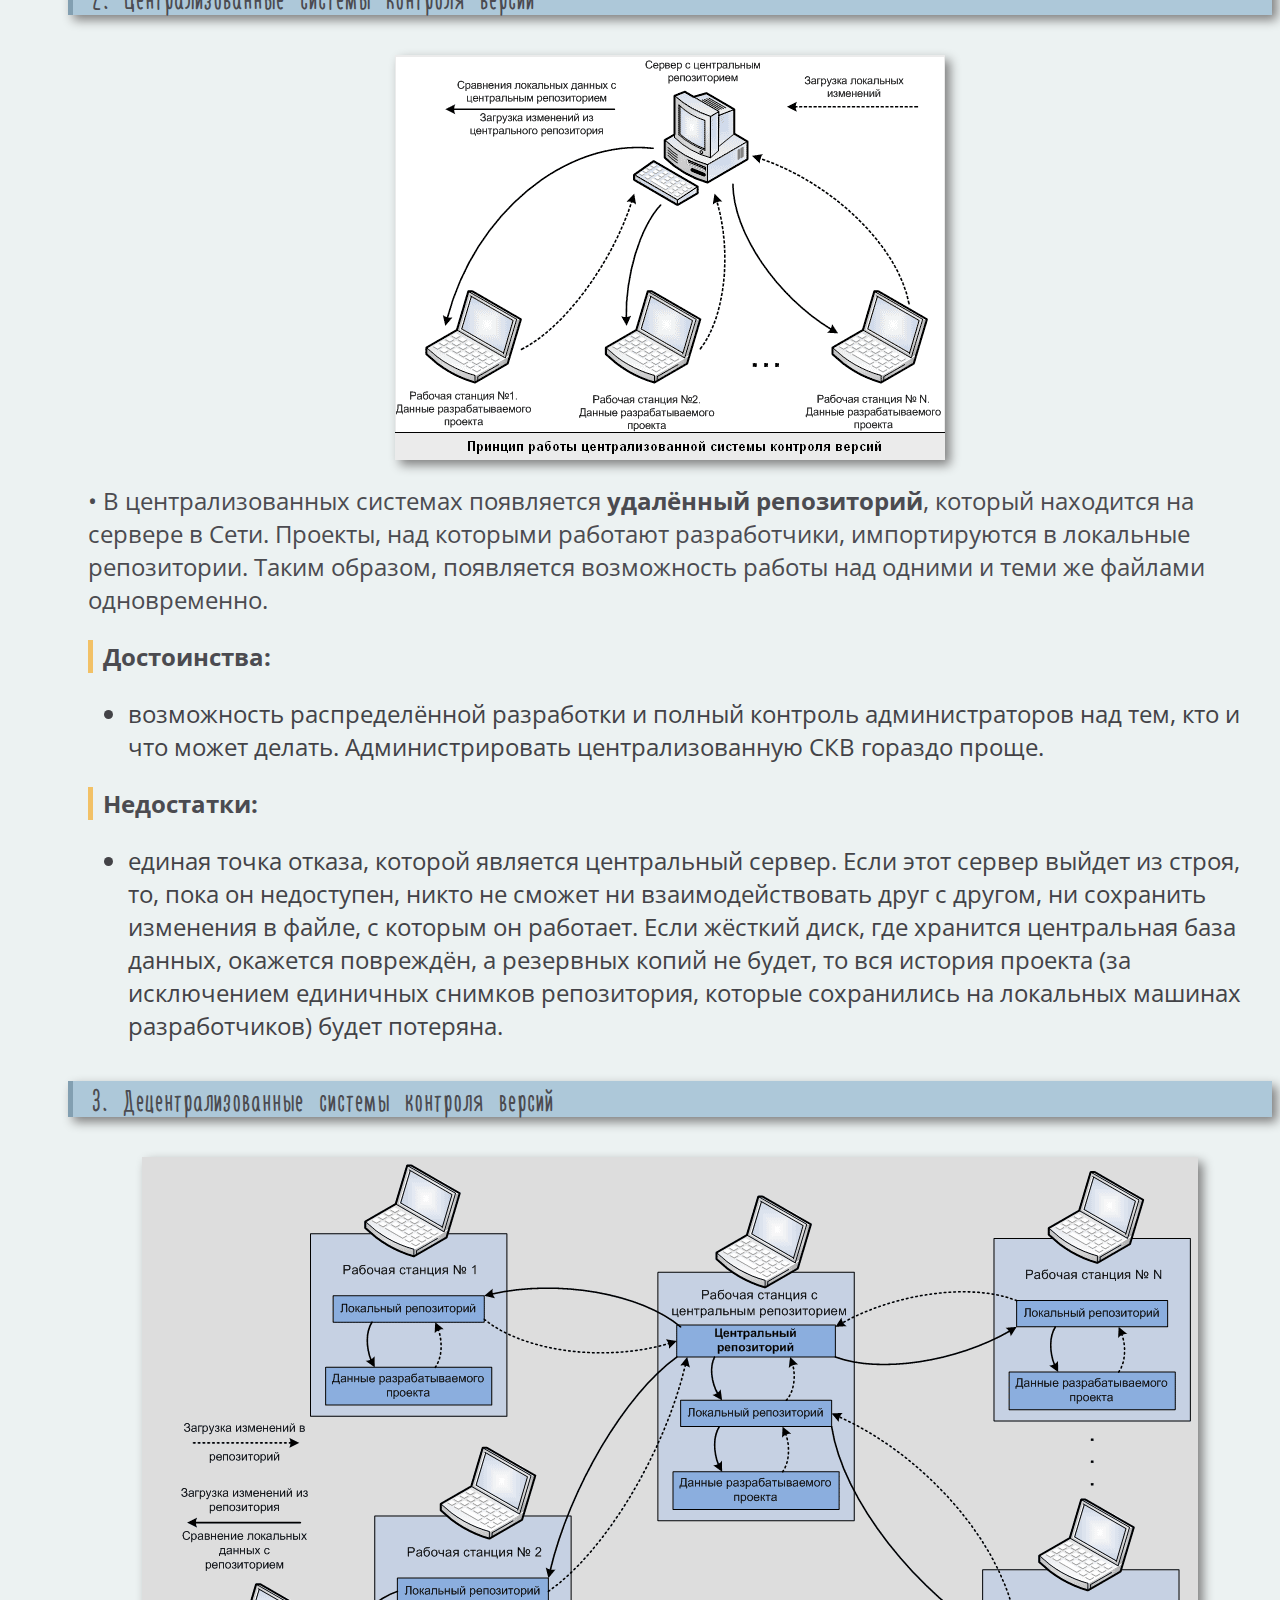
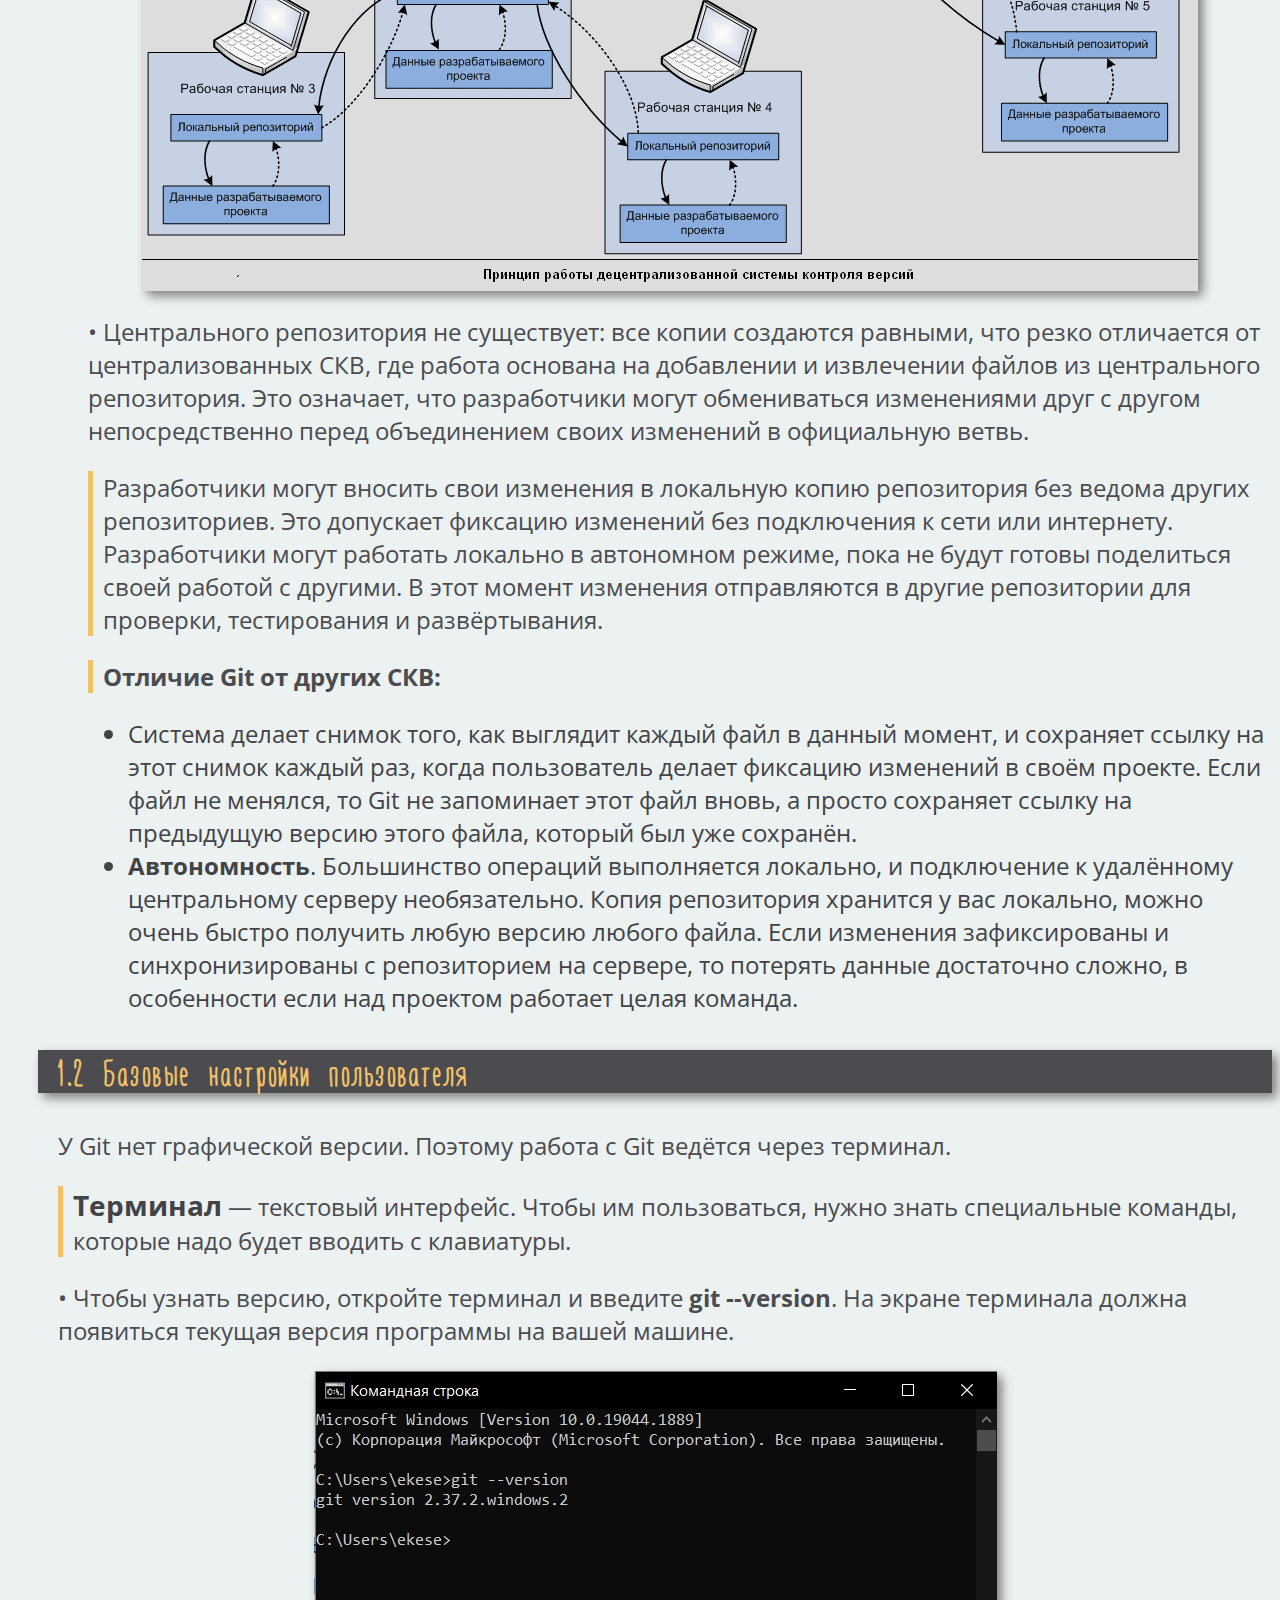
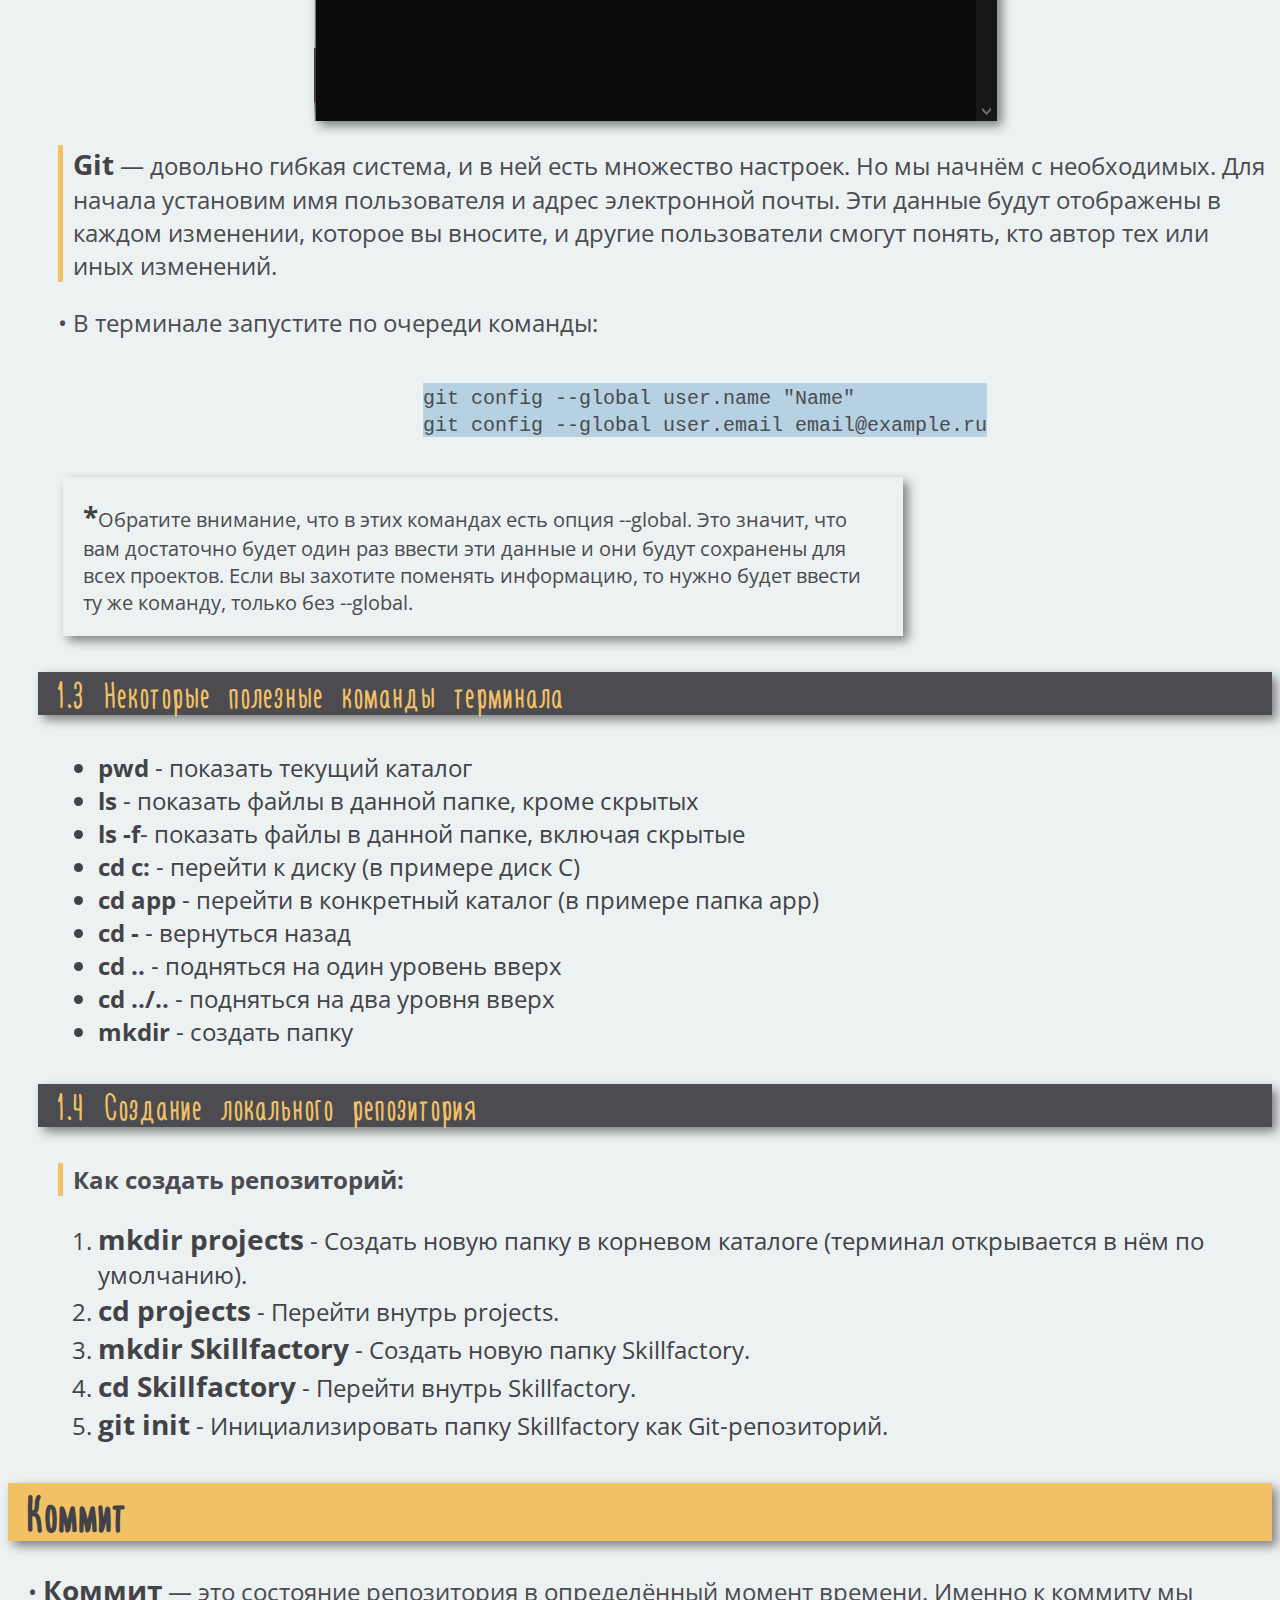
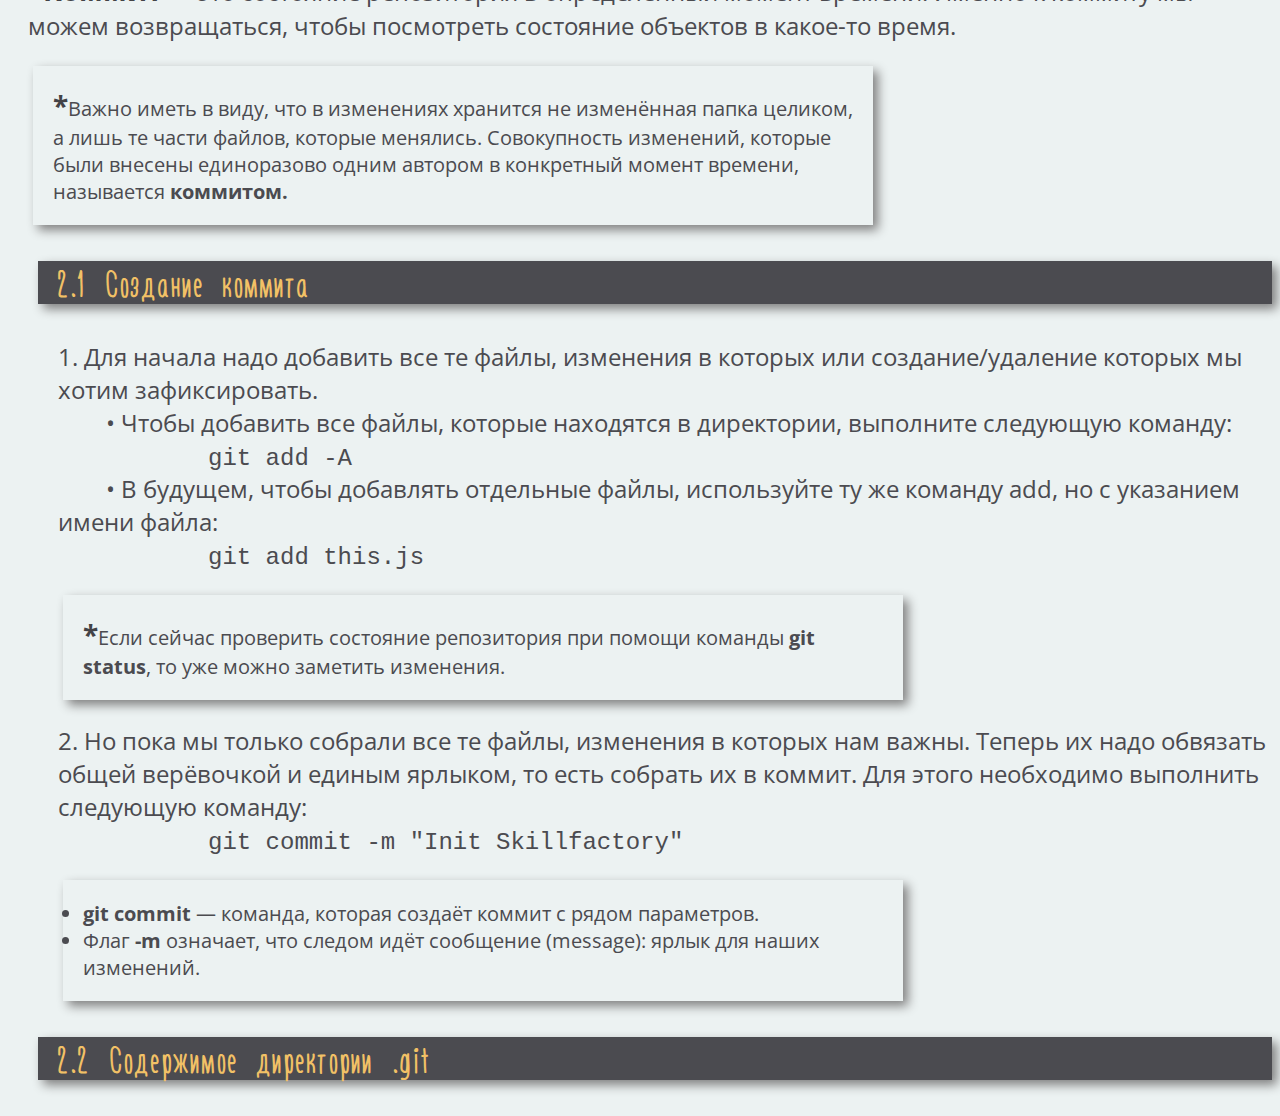
<file: pages/Git.GitHub.html>
<!DOCTYPE html>
<html lang="en">
<head>
    <meta charset="UTF-8">
    <meta http-equiv="X-UA-Compatible" content="IE=edge">
    <meta name="viewport" content="width=device-width, initial-scale=1.0">
    <title>Git.GitHub</title>
    <link rel="stylesheet" href="../css/Git.GitHub.css">
</head>
<body>
    <header>
        <center>
            <h1>Git. GitHub</h1>
        </center>
    </header>
    <nav>
        <div class="dropdown">
            <button class="dropbtn">
                <a href="#paragraf1" class="button">Знакомство с Git</a>
            </button>
            <div class="dropdown_content">
                <a href="#paragraf1.1">Виды систем контроля версий</a>
                <a href="#paragraf1.2">Базовые настройки пользователя</a>
                <a href="#paragraf1.3">Полезные команды терминала</a>
                <a href="#paragraf1.4">Создание локального репозитория</a>
            </div>
        </div>
        <div class="dropdown">
            <button class="dropbtn">
                <a href="#paragraf2" class="button">Коммит</a>
            </button>
            <div class="dropdown_content">
                <a href="#paragraf2.1">Создание коммита</a>
                <a href="#paragraf2.2">Базовые настройки пользователя</a>
            </div>
        </div>
        <div style="height:30px"></div>
            <a href="#top" title="Вернуться к началу страницы" class="topButton"><img src="../img/Стрелка.png" alt="стрелка" width="70px"> </a>
    </nav>
    <main>
        <section>
            <h2 id="paragraf1">Знакомство с Git</h2>
            <p><b>Git</b> — распределённая система хранения версий для фиксации изменений в файлах, которая представляет собой набор консольных утилит. Она разработана для координации работы между программистами, но в целом может использоваться и для других целей, которые мы рассмотрим чуть позже.</p>
            <p><strong>Распределённая система — это хорошо?</strong> <br>
                &bull; Благодаря тому, что Git распределённый, можно вносить изменения в код без доступа к интернету, локально, сохраняя все данные в папках на жёстком диске, которые называются репозиторием. Чтобы иметь доступ к репозиторию с различных устройств, можно хранить копию репозитория онлайн, что сильно облегчает работу над одним проектом для нескольких людей. Для этой цели существуют специальные сайты, такие как Github, Bitbucket или Gitlab. Один из таких сервисов мы рассмотрим несколькими юнитами позже.</p>
            <article>
                <h3 id="paragraf1.1">1.1 Виды систем контроля версий</h3>
                <ul>
                    <li>Локальная</li>
                    <li>Централизованная</li>
                    <li>Децентрализованная</li>
                </ul>
                <article>
                    <h4>1. Локальные системы контроля версий</h4>
                    <p>&bull; <strong>Локальные системы контроля версий</strong> хранят информацию о всех изменениях, внесённых в файлы в базе данных, которая находится там же локально на компьютере. Основываясь на этих данных, система контроля версий воссоздаёт нужную версию файла (актуальную на определённый момент времени). В локальных СКВ обычно хранят список изменений, внесённых в файлы.</p>
                    <p class="podtheme">
                        <strong>Достоинства:</strong>
                        <ul>
                            <li>Возможность восстановления данных из определённой версии (точно определяется по времени записи).</li>
                            <li>Высокая скорость восстановления (база данных чётко структурирована, сетевая задержка отсутствует, так как данные хранятся непосредственно на рабочем компьютере).</li>
                        </ul>
                    </p>
                    <p class="podtheme">
                        <strong>Недостатки:</strong>
                        <ul>
                            <li>Возможность потери данных в случае физических поломок оборудования.</li>
                            <li>Сложность совместной разработки. Одновременно изменения в определённый файл могут быть внесены только одним пользователем.</li>
                        </ul>
                    </p>
                </article>
                <article>
                    <h4>2. Централизованные системы контроля версий</h4>
                    <div class="img_center">
                    <img src="../img/central_system.gif" alt="img">
                    </div>
                    <p>&bull; В централизованных системах появляется <strong>удалённый репозиторий</strong>, который находится на сервере в Сети. Проекты, над которыми работают разработчики, импортируются в локальные репозитории. Таким образом, появляется возможность работы над одними и теми же файлами одновременно.</p>
                    <p class="podtheme">
                        <strong>Достоинства:</strong>
                        <ul>
                            <li>возможность распределённой разработки и полный контроль администраторов над тем, кто и что может делать. Администрировать централизованную СКВ гораздо проще.</li>
                        </ul>
                    </p>
                    <p class="podtheme">
                        <strong>Недостатки:</strong>
                        <ul>
                            <li>единая точка отказа, которой является центральный сервер. Если этот сервер выйдет из строя, то, пока он недоступен, никто не сможет ни взаимодействовать друг с другом, ни сохранить изменения в файле, с которым он работает. Если жёсткий диск, где хранится центральная база данных, окажется повреждён, а резервных копий не будет, то вся история проекта (за исключением единичных снимков репозитория, которые сохранились на локальных машинах разработчиков) будет потеряна.</li>
                        </ul>
                    </p>
                </article>
                <article>
                    <h4>3. Децентрализованные системы контроля версий</h4>
                    <div class="img_center">
                    <img src="../img/decentral_system.gif" alt="img">
                    </div>
                    <p>&bull; Центрального репозитория не существует: все копии создаются равными, что резко отличается от централизованных СКВ, где работа основана на добавлении и извлечении файлов из центрального репозитория. Это означает, что разработчики могут обмениваться изменениями друг с другом непосредственно перед объединением своих изменений в официальную ветвь.</p>
                    <p class="podtheme">Разработчики могут вносить свои изменения в локальную копию репозитория без ведома других репозиториев. Это допускает фиксацию изменений без подключения к сети или интернету. Разработчики могут работать локально в автономном режиме, пока не будут готовы поделиться своей работой с другими. В этот момент изменения отправляются в другие репозитории для проверки, тестирования и развёртывания.</p>
                    <p class="podtheme">
                        <strong>Отличие Git от других СКВ:</strong>
                        <ul>
                            <li>Система делает снимок того, как выглядит каждый файл в данный момент, и сохраняет ссылку на этот снимок каждый раз, когда пользователь делает фиксацию изменений в своём проекте. Если файл не менялся, то Git не запоминает этот файл вновь, а просто сохраняет ссылку на предыдущую версию этого файла, который был уже сохранён.</li>
                            <li><strong>Автономность</strong>. Большинство операций выполняется локально, и подключение к удалённому центральному серверу необязательно. Копия репозитория хранится у вас локально, можно очень быстро получить любую версию любого файла. Если изменения зафиксированы и синхронизированы с репозиторием на сервере, то потерять данные достаточно сложно, в особенности если над проектом работает целая команда.</li>
                        </ul>
                    </p>
                </article>
            </article>
            <article>
                <h3 id="paragraf1.2">1.2 Базовые настройки пользователя</h3>
                <p>У Git нет графической версии. Поэтому работа с Git ведётся через терминал. </p>
                <p class="podtheme"><b>Терминал</b> — текстовый интерфейс. Чтобы им пользоваться, нужно знать специальные команды, которые надо будет вводить с клавиатуры. </p>
                <p>
                    &bull; Чтобы узнать версию, откройте терминал и введите <strong>git --version</strong>. На экране терминала должна появиться текущая версия программы на вашей машине.
                    <div class="img_center">
                        <img src="../img/git-version.jpg" alt="img">
                    </div>
                </p>
                <p class="podtheme"><b>Git</b> — довольно гибкая система, и в ней есть множество настроек. Но мы начнём с необходимых. Для начала установим имя пользователя и адрес электронной почты. Эти данные будут отображены в каждом изменении, которое вы вносите, и другие пользователи смогут понять, кто автор тех или иных изменений.</p>
                <p>&bull; В терминале запустите по очереди команды:
                    <div class="example_div">
                        <p class="example">
                            <code>
                                git config --global user.name "Name" <br>
                                git config --global user.email email@example.ru
                            </code>
                        </p>
                    </div>
                    <p class="note"><b>*</b>Обратите внимание, что в этих командах есть опция --global. Это значит, что вам достаточно будет один раз ввести эти данные и они будут сохранены для всех проектов. Если вы захотите поменять информацию, то нужно будет ввести ту же команду, только без  --global.</p>
                </p>
            </article>
            <article>
                <h3 id="paragraf1.3">1.3 Некоторые полезные команды терминала</h3>
                <ul>
                    <li><strong>pwd</strong> - показать текущий каталог</li>
                    <li><strong>ls</strong> - показать файлы в данной папке, кроме скрытых</li>
                    <li><strong>ls -f</strong>- показать файлы в данной папке, включая скрытые</li>
                    <li><strong>cd c:</strong> - перейти к диску (в примере диск C)</li>
                    <li><strong>cd app</strong> - перейти в конкретный каталог (в примере папка app)</li>
                    <li><strong>cd -</strong> - вернуться назад</li>
                    <li><strong>cd ..</strong> - подняться на один уровень вверх</li>
                    <li><strong>cd ../..</strong> - подняться на два уровня вверх</li>
                    <li><strong>mkdir</strong> - создать папку</li>
                </ul>
            </article>
            <article>
                <h3 id="paragraf1.4">1.4 Создание локального репозитория</h3>
                <p class="podtheme">
                    <strong>Как создать репозиторий:</strong>
                    <ol>
                        <li><b>mkdir projects</b> - Создать новую папку в корневом каталоге (терминал открывается в нём по умолчанию).</li>
                        <li><b>cd projects</b> - Перейти внутрь projects.</li>
                        <li><b>mkdir Skillfactory</b> - Создать новую папку Skillfactory.</li>
                        <li><b>cd Skillfactory</b> - Перейти внутрь Skillfactory.</li>
                        <li><b>git init</b> - Инициализировать папку Skillfactory как Git-репозиторий.</li>
                    </ol>
                </p>
            </article>
        </section>
        <section>
            <h2 id="paragraf2"> Коммит</h2>
            <p>&bull; <b>Коммит</b> — это состояние репозитория в определённый момент времени. Именно к коммиту мы можем возвращаться, чтобы посмотреть состояние объектов в какое-то время.</p>
            <p class="note"><b>*</b>Важно иметь в виду, что в изменениях хранится не изменённая папка целиком, а лишь те части файлов, которые менялись. Совокупность изменений, которые были внесены единоразово одним автором в конкретный момент времени, называется <strong>коммитом.</strong></p>
            <article>
                <h3 id="paragraf2.1">2.1 Создание коммита</h3>
                <p>
                    1. Для начала надо добавить все те файлы, изменения в которых или создание/удаление которых мы хотим зафиксировать. <br>
                    &emsp;&emsp;&bull; Чтобы добавить все файлы, которые находятся в директории, выполните следующую команду: <br>
                    &emsp;&emsp;&emsp;&emsp;&emsp;&emsp; <code>git add -A</code> <br>
                    &emsp;&emsp;&bull; В будущем, чтобы добавлять отдельные файлы, используйте ту же команду add, но с указанием имени файла: <br>
                    &emsp;&emsp;&emsp;&emsp;&emsp;&emsp; <code>git add this.js</code>
                </p>
                <p class="note"><b>*</b>Если сейчас проверить состояние репозитория при помощи команды <strong>git status</strong>, то уже можно заметить изменения.</p>
                <p>2. Но пока мы только собрали все те файлы, изменения в которых нам важны. Теперь их надо обвязать общей верёвочкой и единым ярлыком, то есть собрать их в коммит. Для этого необходимо выполнить следующую команду: <br>
                    &emsp;&emsp;&emsp;&emsp;&emsp;&emsp; <code>git commit -m "Init Skillfactory"</code>
                    <ul class="note">
                        <li><strong>git commit</strong> — команда, которая создаёт коммит с рядом параметров.</li>
                        <li>Флаг<strong> -m</strong> означает, что следом идёт сообщение (message): ярлык для наших изменений.</li>
                    </ul>
                </p>
            </article>
            <article>
                <h3 id="paragraf2.2">2.2 Содержимое директории .git</h3>
            </article>
        </section>
    </main>
    <footer></footer>
</body>
</html>
</file>
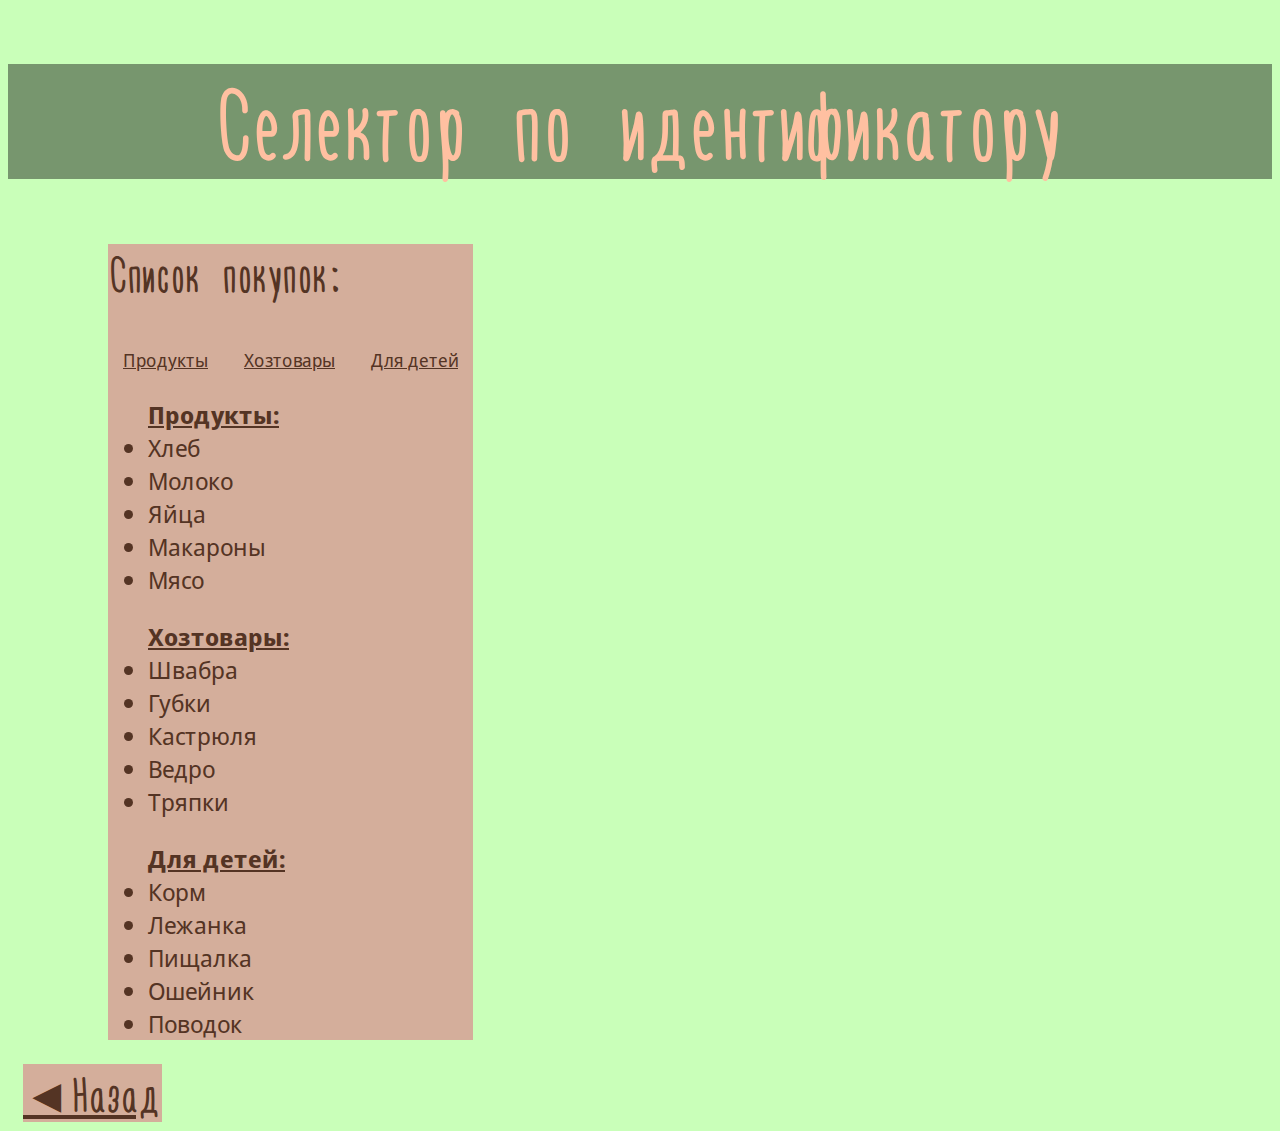
<file: pages/ID_selectors.html>
<!DOCTYPE html>
<html lang="en">
<head>
    <meta charset="UTF-8">
    <meta http-equiv="X-UA-Compatible" content="IE=edge">
    <meta name="viewport" content="width=device-width, initial-scale=1.0">
    <title>ID selectors</title>
    <link rel="stylesheet" href="../css/ID_selectors.css">
</head>
<body>
    <header>
        <center>
            <h1>Селектор по идентификатору</h1>
        </center>
    </header>
    <main>
        <div>
            <h2>Список покупок:</h2>
            <nav>
                <a href="#food">Продукты</a>
                <a href="#household">Хозтовары</a>
                <a href="#vet">Для детей</a> <br>
            </nav>
            <ul id="food"> <strong class="item">Продукты:</strong>
                <li>Хлеб</li>
                <li>Молоко</li>
                <li>Яйца</li>
                <li>Макароны</li>
                <li>Мясо</li>
            </ul>
            <ul id="household"> <strong class="item">Хозтовары:</strong>
                <li>Швабра</li>
                <li>Губки</li>
                <li>Кастрюля</li>
                <li>Ведро</li>
                <li>Тряпки</li>
            </ul>
            <ul id="vet"> <strong class="item">Для детей:</strong>
                <li>Корм</li>
                <li>Лежанка</li>
                <li>Пищалка</li>
                <li>Ошейник</li>
                <li>Поводок</li>
            </ul>
        </div>
    </main>
    <footer>
        <a href="css.html">	&#9668;Назад</a>
    </footer>
</body>
</html>
</file>
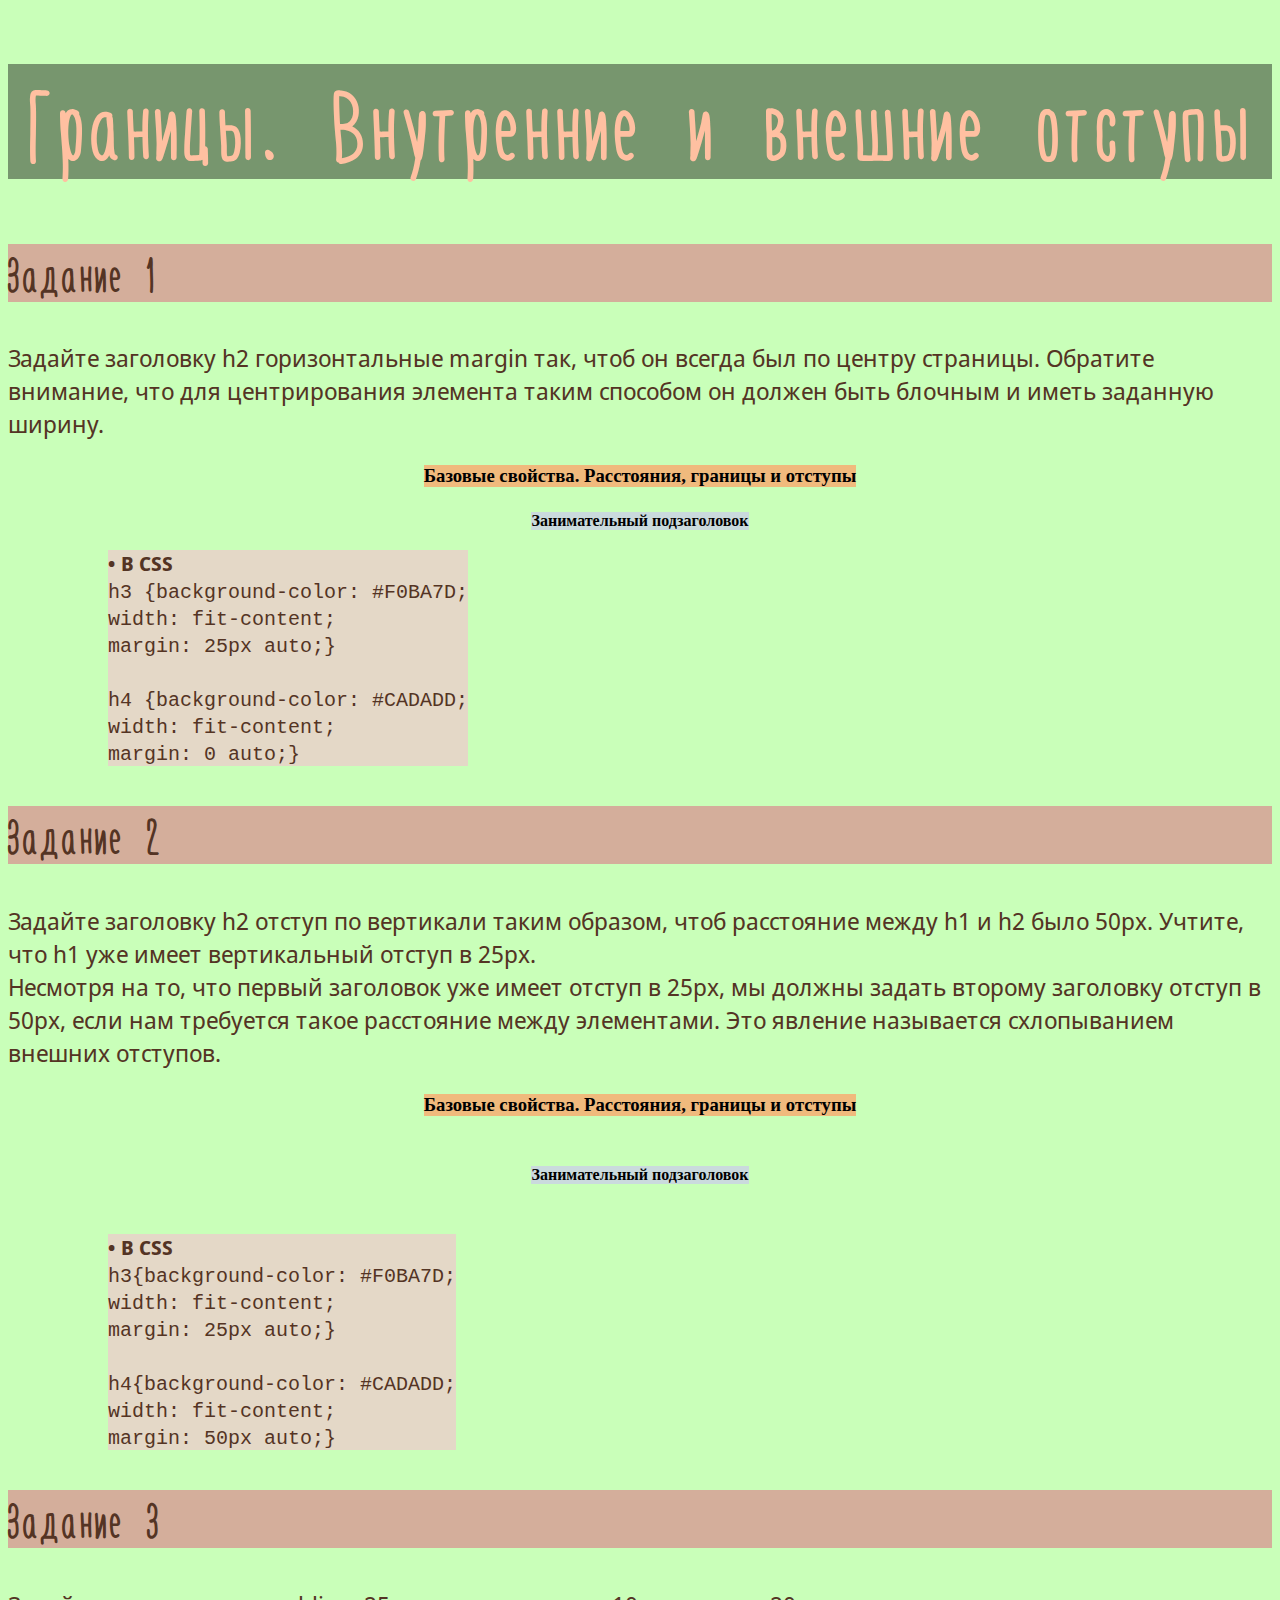
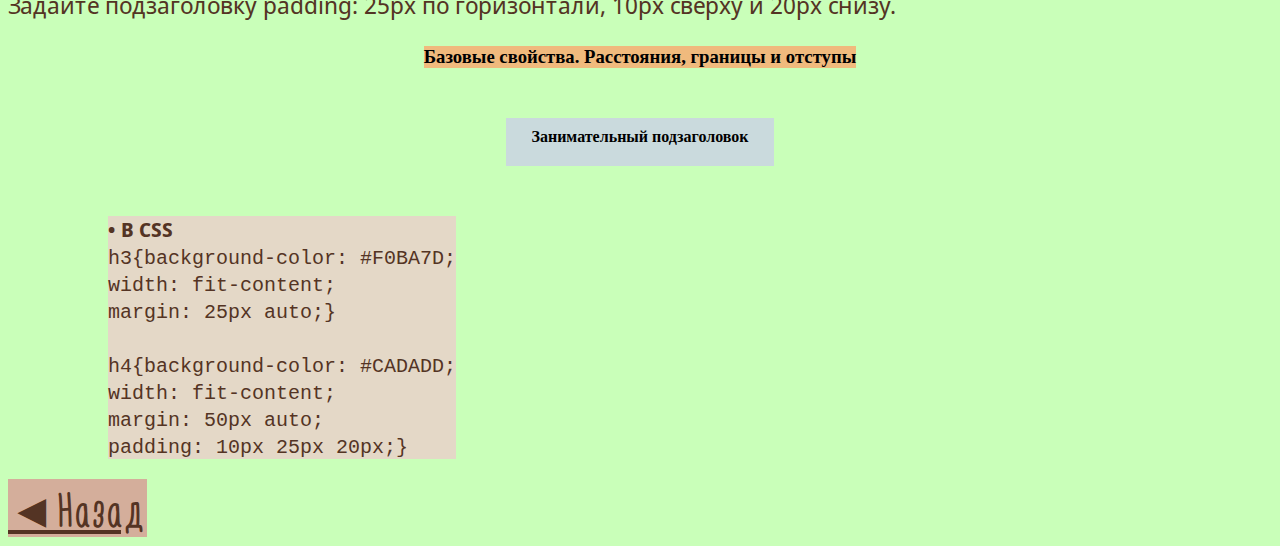
<file: pages/margin_padding.html>
<!DOCTYPE html>
<html lang="en">
<head>
    <meta charset="UTF-8">
    <meta http-equiv="X-UA-Compatible" content="IE=edge">
    <meta name="viewport" content="width=device-width, initial-scale=1.0">
    <title>margin_padding</title>
    <link rel="stylesheet" href="../css/margin_padding.css">
</head>
<body>
    <header>
        <center>
            <h1>Границы. Внутренние и внешние отступы</h1>
        </center>
    </header>
    <main>
        <section>
            <h2>Задание 1</h2>
                <p>Задайте заголовку h2 горизонтальные margin так, чтоб он всегда был по центру страницы. Обратите внимание, что для центрирования элемента таким способом он должен быть блочным и иметь заданную ширину.</p>
                    <h3>Базовые свойства. Расстояния, границы и отступы</h3>
                    <h4>Занимательный подзаголовок</h4>
                <p class="example">
                    <strong>&bull; В CSS</strong> <br>
                    <code>
                        h3 {background-color: #F0BA7D; <br>
                            width: fit-content;<br>
                            margin: 25px auto;}<br><br>
                        h4 {background-color: #CADADD;<br>
                            width: fit-content;<br>
                            margin: 0 auto;}<br>
                    </code>
                </p>
        </section>
        <section>
            <h2>Задание 2</h2>
                <p>Задайте заголовку h2 отступ по вертикали таким образом, чтоб расстояние между h1 и h2 было 50px. Учтите, что h1 уже имеет вертикальный отступ в 25px. <br>
                    Несмотря на то, что первый заголовок уже имеет отступ в 25px, мы должны задать второму заголовку отступ в 50px, если нам требуется такое расстояние между элементами. Это явление называется схлопыванием внешних отступов.
                </p>
                    <h3 id="Task2_1">Базовые свойства. Расстояния, границы и отступы</h3>
                    <h4 id="Task2_2">Занимательный подзаголовок</h4>
                    <p class="example">
                        <strong>&bull; В CSS</strong> <br>
                        <code>
                            h3{background-color: #F0BA7D;<br>
                                width: fit-content;<br>
                                margin: 25px auto;}<br><br>
                            h4{background-color: #CADADD;<br>
                                width: fit-content;<br>
                                margin: 50px auto;}
                        </code>
                    </p>
        </section>
        <section>
            <h2>Задание 3</h2>
            <p>Задайте подзаголовку padding: 25px по горизонтали, 10px сверху и 20px снизу.</p>
            <h3 id="Task3_1">Базовые свойства. Расстояния, границы и отступы</h3>
            <h4 id="Task3_2">Занимательный подзаголовок</h4>
            <p class="example">
                <strong>&bull; В CSS</strong> <br>
                <code>
                    h3{background-color: #F0BA7D;<br>
                        width: fit-content;<br>
                        margin: 25px auto;}<br><br>
                    h4{background-color: #CADADD;<br>
                        width: fit-content;<br>
                        margin: 50px auto;<br>
                        padding: 10px 25px 20px;}
                </code>
            </p>
        </section>
    </main>
    <footer>
        <a href="css.html">	&#9668;Назад</a>
    </footer>
</body>
</html>
</file>
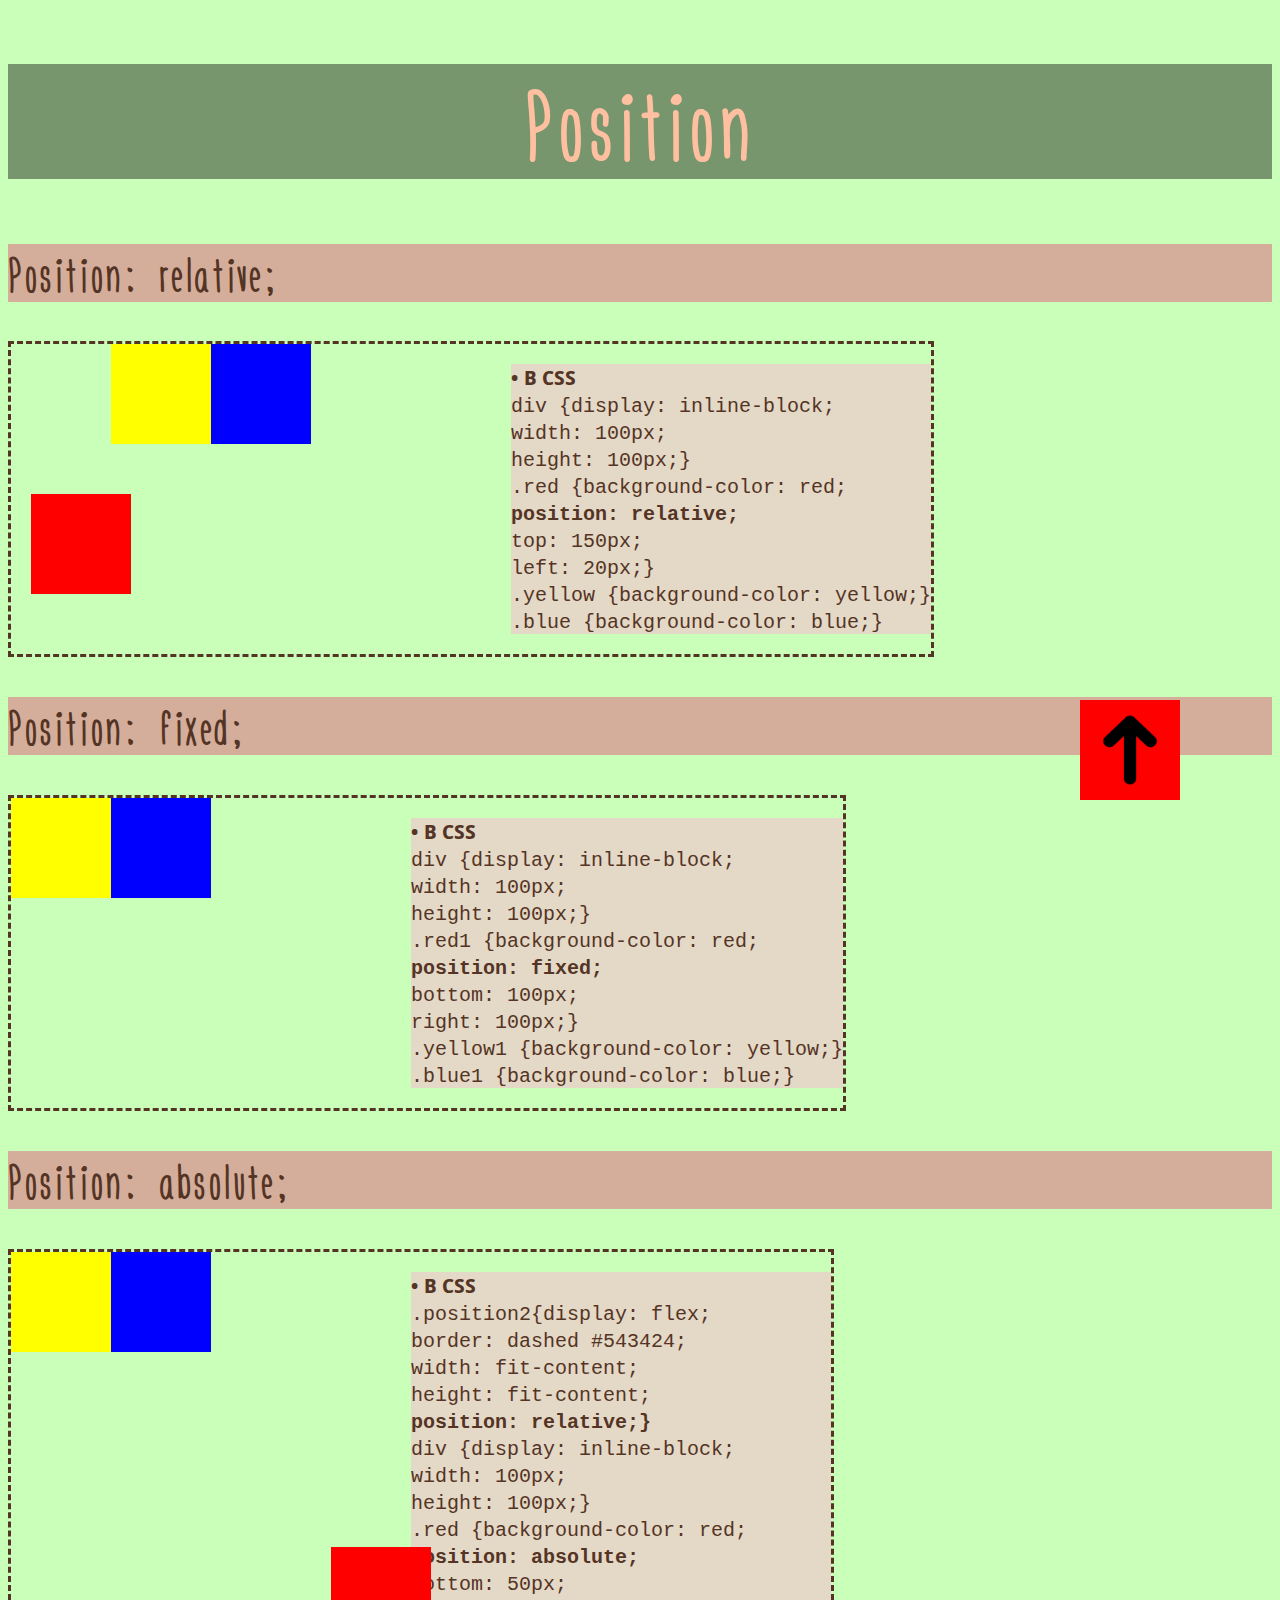
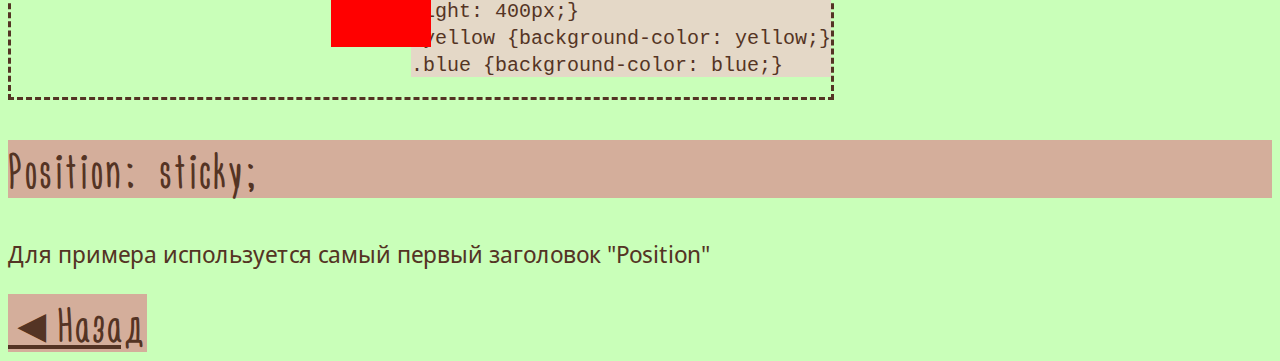
<file: pages/position.html>
<!DOCTYPE html>
<html lang="en">
<head>
    <meta charset="UTF-8">
    <meta http-equiv="X-UA-Compatible" content="IE=edge">
    <meta name="viewport" content="width=device-width, initial-scale=1.0">
    <title>Позиционирование</title>
    <link rel="stylesheet" href="../css/position.css">
</head>
<body>
    <header>
        <center>
            <h1>Position</h1>
        </center>
    </header>
    <main>
        <section>
            <h2>Position: relative;</h2>
            <div class="position">
                <div class="red"></div>
                <div class="yellow"></div>
                <div class="blue"></div>
                <p class="example">
                    <strong>&bull; В CSS</strong> <br>
                    <code>div {display: inline-block;<br>
                        width: 100px;<br>
                        height: 100px;}<br>
                        .red {background-color: red;<br>
                            <strong>position: relative;</strong><br>
                            top: 150px;<br>
                            left: 20px;}<br>
                        .yellow {background-color: yellow;}<br>
                        .blue {background-color: blue;}</code>
                </p>
            </div>
        </section>
        <section>
            <h2>Position: fixed;</h2>
            <div class="position">
                <div class="red1"><img src="../img/Стрелка.png" style="width:100px" alt="img"></div>
                <div class="yellow1"></div>
                <div class="blue1"></div>
                <p class="example">
                    <strong>&bull; В CSS</strong> <br>
                    <code>div {display: inline-block;<br>
                        width: 100px;<br>
                        height: 100px;}<br>
                        .red1 {background-color: red;<br>
                            <strong>position: fixed;</strong> <br>
                            bottom: 100px;<br>
                            right: 100px;}<br>
                        .yellow1 {background-color: yellow;}<br>
                        .blue1 {background-color: blue;}
                    </code>
                </p>
            </div>
        </section>
        <section>
            <h2>Position: absolute;</h2>
            <div class="position2">
                <div class="red2"></div>
                <div class="yellow2"></div>
                <div class="blue2"></div>
                <p class="example">
                    <strong>&bull; В CSS</strong> <br>
                    <code>.position2{display: flex;<br>
                        border: dashed #543424;<br>
                        width: fit-content;<br>
                        height: fit-content;<br>
                        <strong> position: relative;}</strong><br>
                        div {display: inline-block;<br>
                        width: 100px;<br>
                        height: 100px;}<br>
                        .red {background-color: red;<br>
                            <strong>position: absolute;</strong><br>
                            bottom: 50px;<br>
                            right: 400px;}<br>
                        .yellow {background-color: yellow;}<br>
                        .blue {background-color: blue;}</code>
                </p>
            </div>
        </section>
        <section>
            <h2>Position: sticky;</h2>
            <p>Для примера используется самый первый заголовок "Position"</p>
        </section>
    </main>
    <footer>
        <a href="css.html">	&#9668;Назад</a>
    </footer>
</body>
</html>
</file>
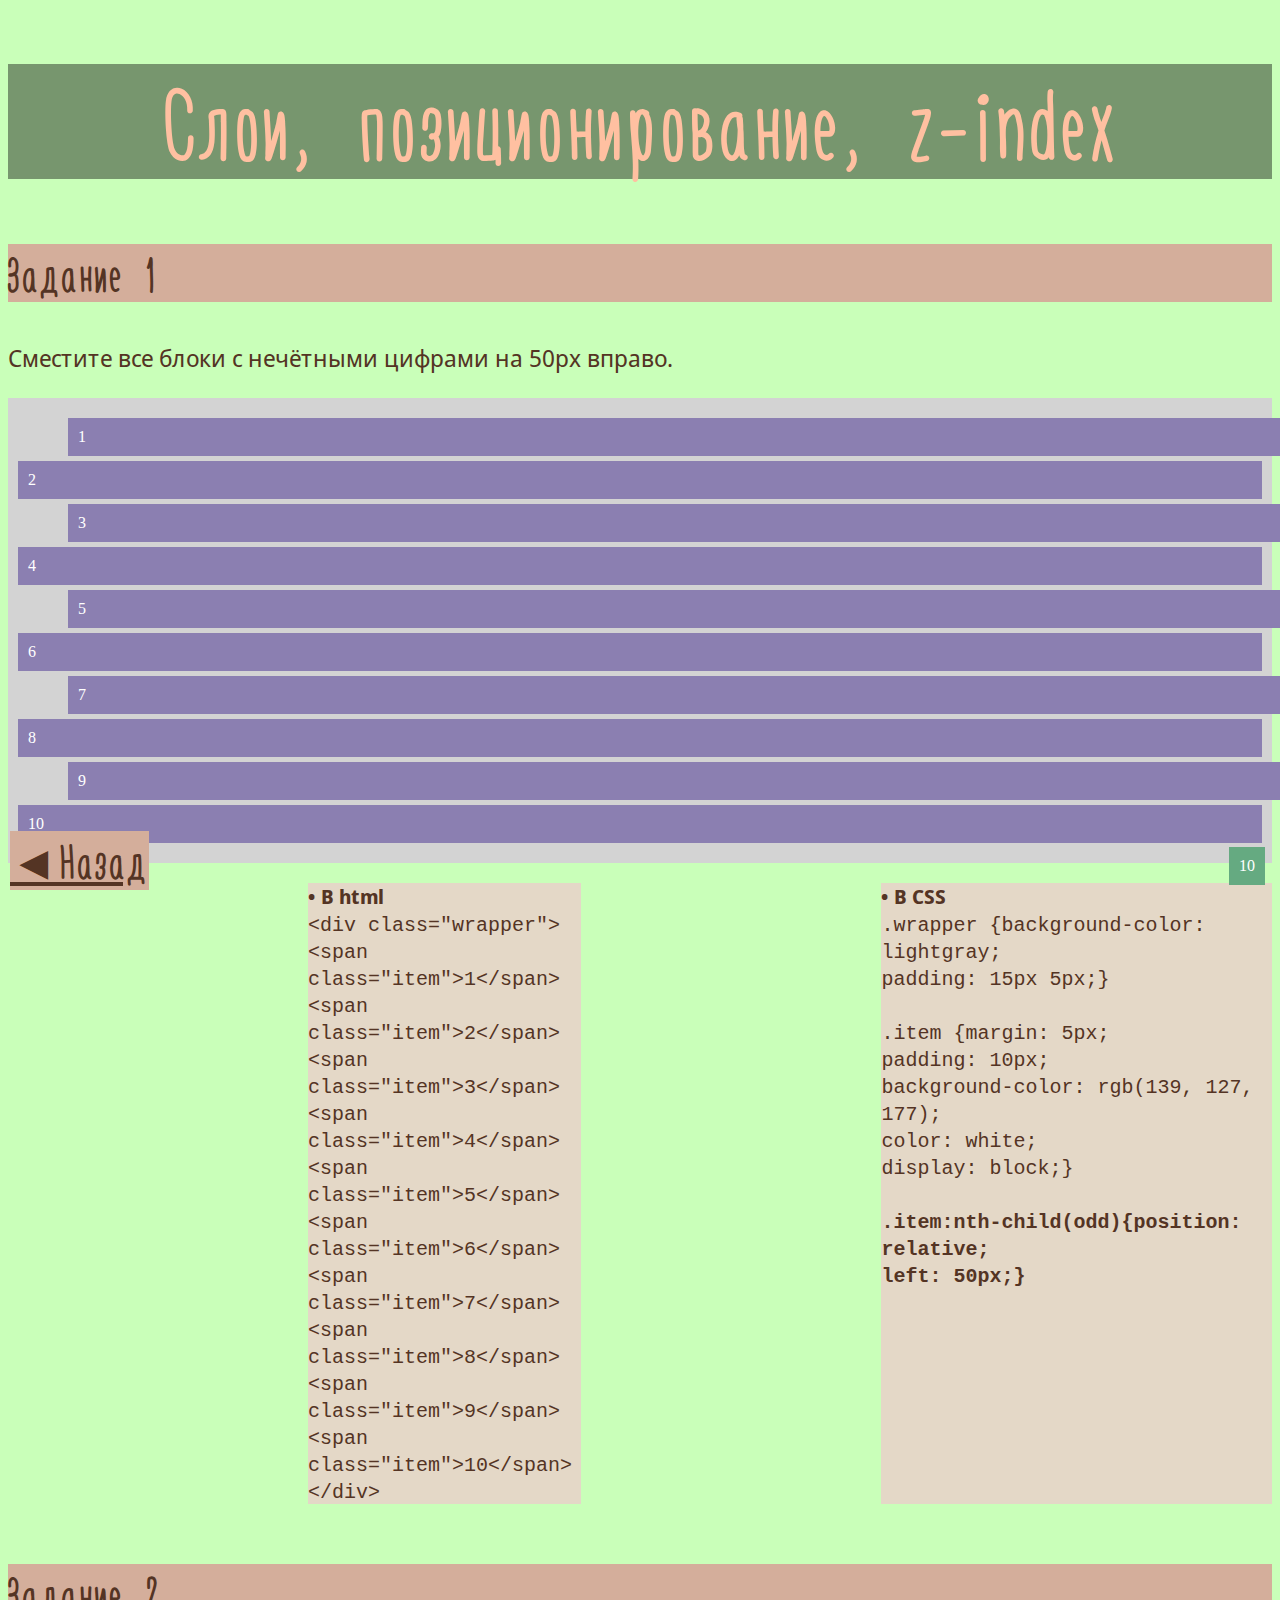
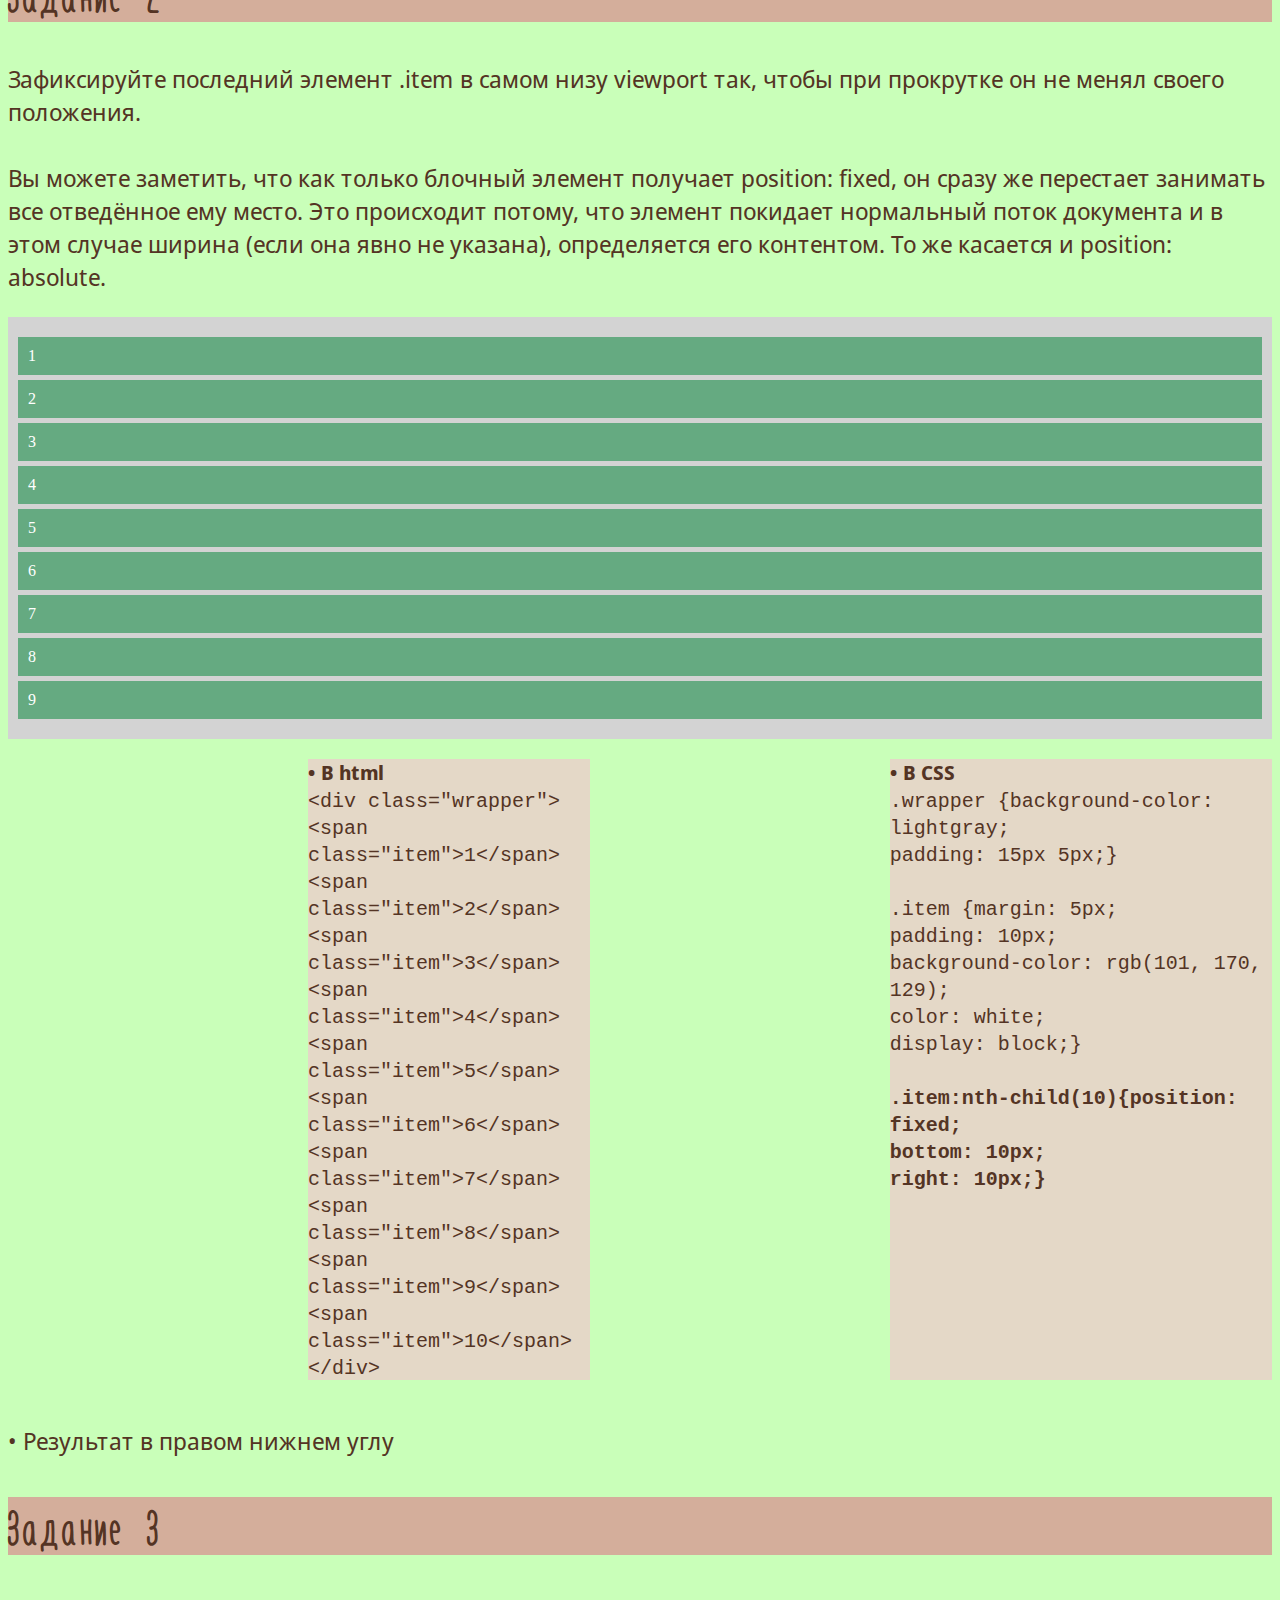
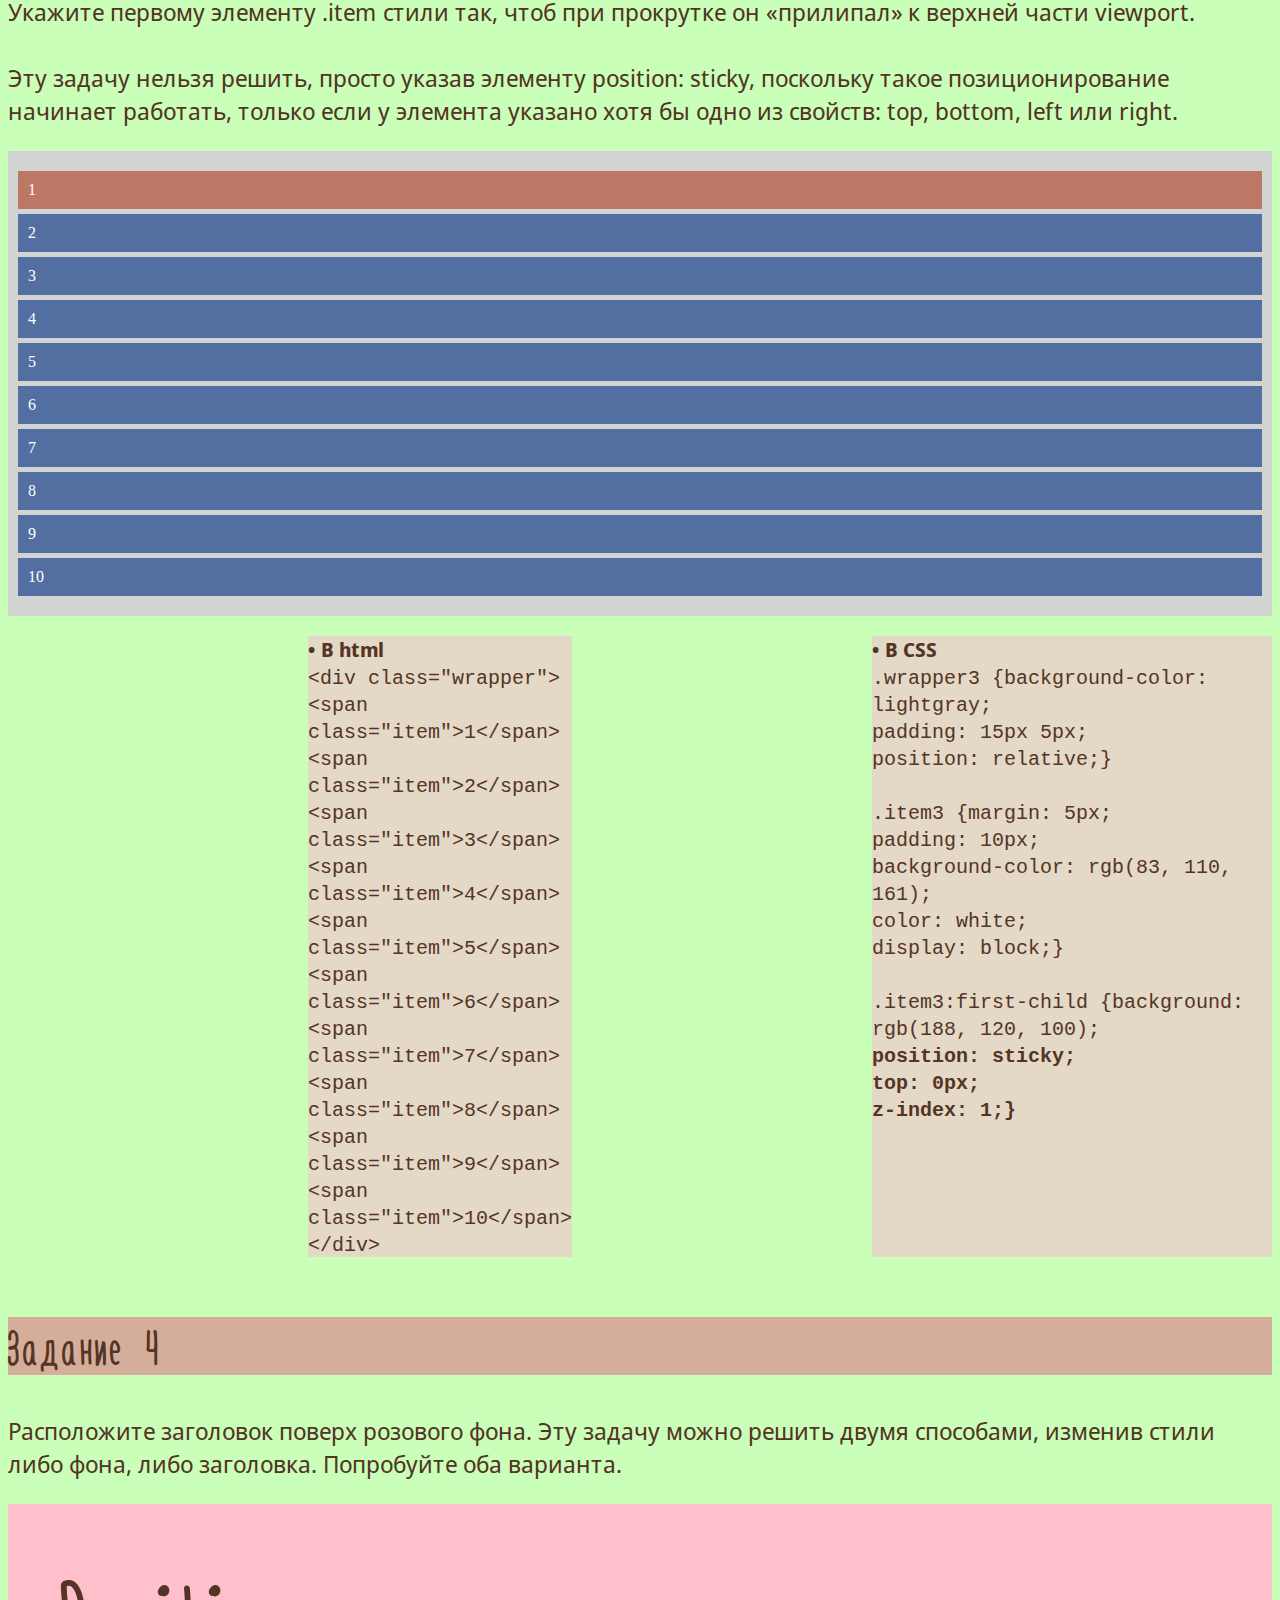
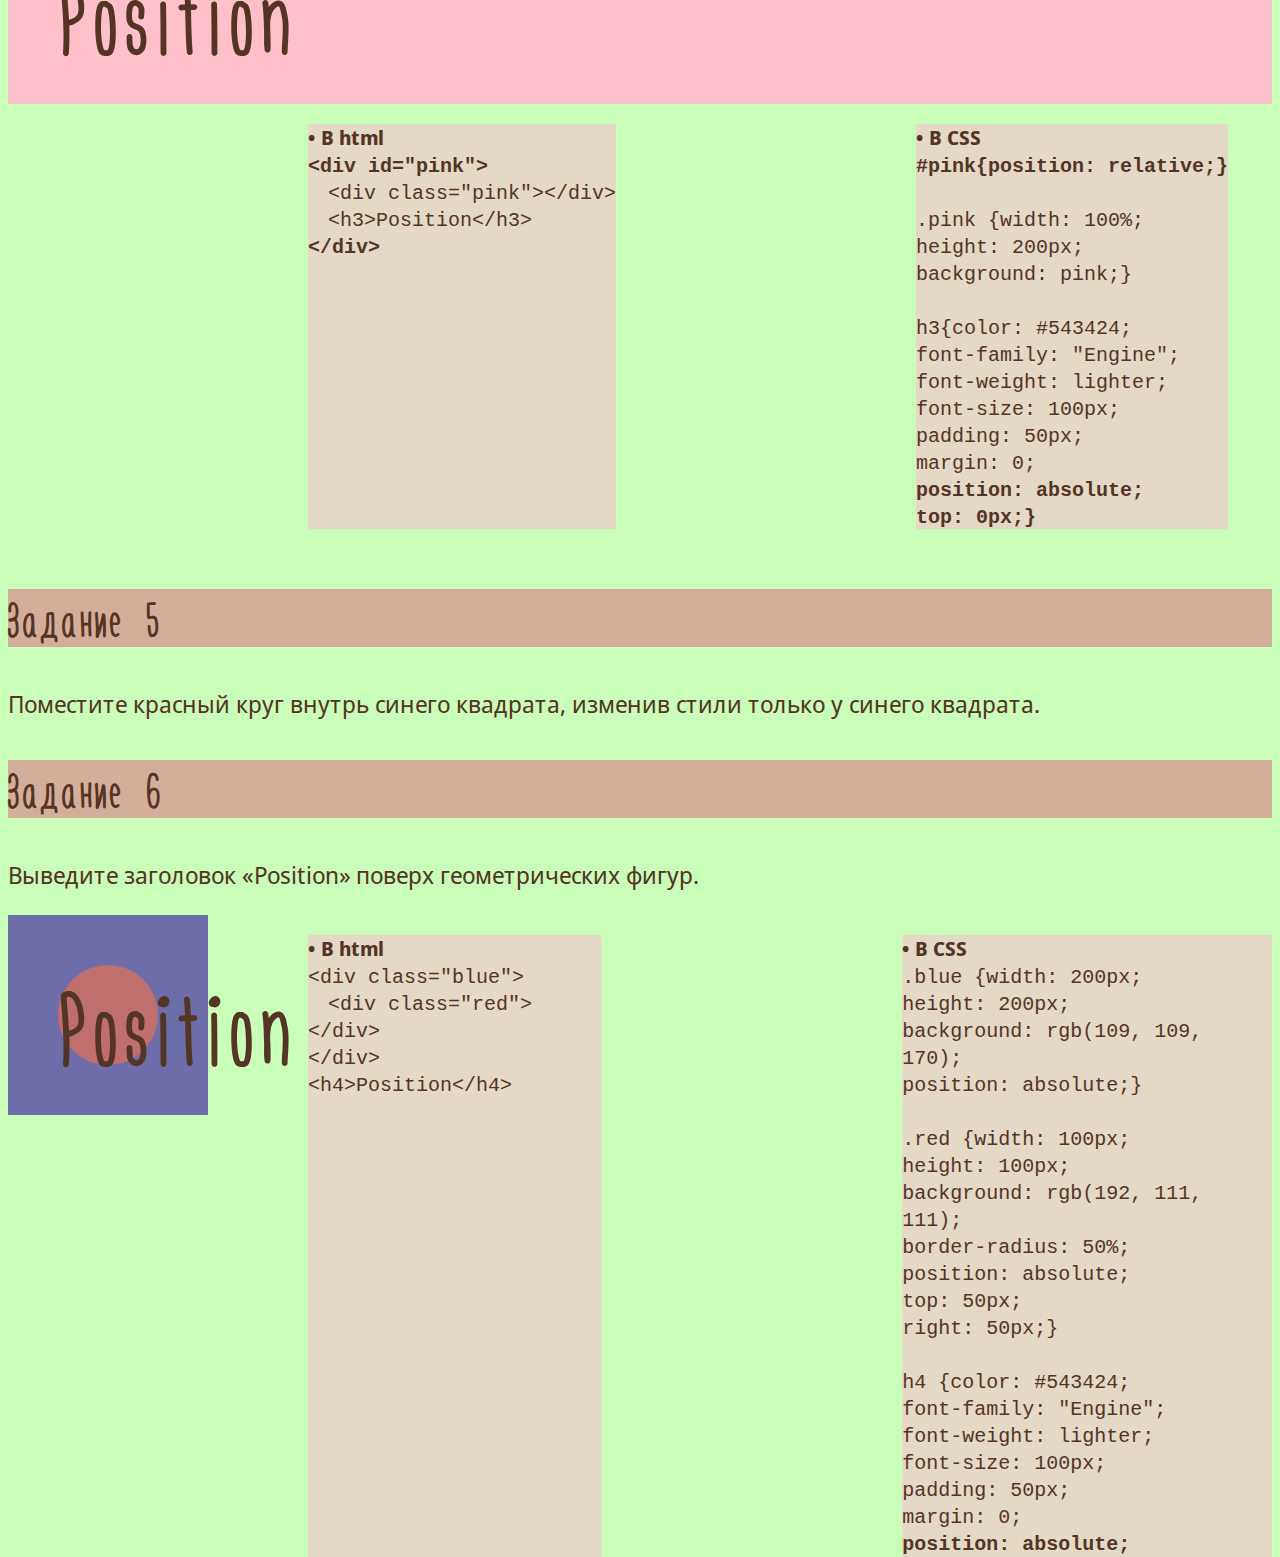
<file: pages/position_z-index.html>
<!DOCTYPE html>
<html lang="en">
<head>
    <meta charset="UTF-8">
    <meta http-equiv="X-UA-Compatible" content="IE=edge">
    <meta name="viewport" content="width=device-width, initial-scale=1.0">
    <title>position_z-index</title>
    <link rel="stylesheet" href="../css/position_z-index.css">
</head>
<body>
    <header>
        <center>
            <h1>Слои, позиционирование, z-index</h1>
        </center>
    </header>
    <main>
        <section>
            <h2>Задание 1</h2>
            <p>Сместите все блоки с нечётными цифрами на 50px вправо.</p>
                <div class="wrapper">
                    <span class="item">1</span>
                    <span class="item">2</span>
                    <span class="item">3</span>
                    <span class="item">4</span>
                    <span class="item">5</span>
                    <span class="item">6</span>
                    <span class="item">7</span>
                    <span class="item">8</span>
                    <span class="item">9</span>
                    <span class="item">10</span>
                </div>
            <div class="example_div">
                <p class="example">
                    <strong>&bull; В html</strong> <br>
                    <code>
                        &lt;div class="wrapper"&gt;<br>
                        &lt;span class="item"&gt;1&lt;/span&gt;<br>
                        &lt;span class="item"&gt;2&lt;/span&gt;<br>
                        &lt;span class="item"&gt;3&lt;/span&gt;<br>
                        &lt;span class="item"&gt;4&lt;/span&gt;<br>
                        &lt;span class="item"&gt;5&lt;/span&gt;<br>
                        &lt;span class="item"&gt;6&lt;/span&gt;<br>
                        &lt;span class="item"&gt;7&lt;/span&gt;<br>
                        &lt;span class="item"&gt;8&lt;/span&gt;<br>
                        &lt;span class="item"&gt;9&lt;/span&gt;<br>
                        &lt;span class="item"&gt;10&lt;/span&gt;<br>
                        &lt;/div&gt;
                    </code>
                </p>
                <p class="example">
                    <strong>&bull; В CSS</strong> <br>
                    <code>
                        .wrapper {background-color: lightgray;<br>
                            padding: 15px 5px;}<br><br>
                        .item {margin: 5px;<br>
                            padding: 10px;<br>
                            background-color: rgb(139, 127, 177);<br>
                            color: white;<br>
                            display: block;}<br><br>
                        <b>.item:nth-child(odd){position: relative;<br>
                            left: 50px;}</b>
                    </code>
                </p>
            </div>
        </section>
        <section>
            <h2>Задание 2</h2>
            <p>Зафиксируйте последний элемент .item в самом низу viewport так, чтобы при прокрутке он не менял своего положения. <br> <br>
                Вы можете заметить, что как только блочный элемент получает position: fixed, он сразу же перестает занимать все отведённое ему место. Это происходит потому, что элемент покидает нормальный поток документа и в этом случае ширина (если она явно не указана), определяется его контентом. То же касается и position: absolute.
            </p>
                <div class="wrapper2">
                    <span class="item2">1</span>
                    <span class="item2">2</span>
                    <span class="item2">3</span>
                    <span class="item2">4</span>
                    <span class="item2">5</span>
                    <span class="item2">6</span>
                    <span class="item2">7</span>
                    <span class="item2">8</span>
                    <span class="item2">9</span>
                    <span class="item2">10</span>
                </div>
                <div class="example_div">
                    <p class="example">
                        <strong>&bull; В html</strong> <br>
                        <code>
                            &lt;div class="wrapper"&gt;<br>
                            &lt;span class="item"&gt;1&lt;/span&gt;<br>
                            &lt;span class="item"&gt;2&lt;/span&gt;<br>
                            &lt;span class="item"&gt;3&lt;/span&gt;<br>
                            &lt;span class="item"&gt;4&lt;/span&gt;<br>
                            &lt;span class="item"&gt;5&lt;/span&gt;<br>
                            &lt;span class="item"&gt;6&lt;/span&gt;<br>
                            &lt;span class="item"&gt;7&lt;/span&gt;<br>
                            &lt;span class="item"&gt;8&lt;/span&gt;<br>
                            &lt;span class="item"&gt;9&lt;/span&gt;<br>
                            &lt;span class="item"&gt;10&lt;/span&gt;<br>
                            &lt;/div&gt;
                        </code>
                    </p>
                    <p class="example">
                        <strong>&bull; В CSS</strong> <br>
                        <code>
                            .wrapper {background-color: lightgray;<br>
                                padding: 15px 5px;}<br><br>
                            .item {margin: 5px;<br>
                                padding: 10px;<br>
                                background-color: rgb(101, 170, 129);<br>
                                color: white;<br>
                                display: block;}<br><br>
                            <b>.item:nth-child(10){position: fixed;<br>
                                bottom: 10px;<br>
                                right: 10px;}</b>
                        </code>
                    </p>
                </div>
            <p>&bull; Результат в правом нижнем углу</p>
        </section>
        <section>
            <h2>Задание 3</h2>
            <p>Укажите первому элементу .item стили так, чтоб при прокрутке он «прилипал» к верхней части viewport. <br><br>
                Эту задачу нельзя решить, просто указав элементу position: sticky, поскольку такое позиционирование начинает работать, только если у элемента указано хотя бы одно из свойств: top, bottom, left или right.
            </p>
                <div class="wrapper3">
                    <span class="item3">1</span>
                    <span class="item3">2</span>
                    <span class="item3">3</span>
                    <span class="item3">4</span>
                    <span class="item3">5</span>
                    <span class="item3">6</span>
                    <span class="item3">7</span>
                    <span class="item3">8</span>
                    <span class="item3">9</span>
                    <span class="item3">10</span>
                </div>
                <div class="example_div">
                    <p class="example">
                        <strong>&bull; В html</strong> <br>
                        <code>
                            &lt;div class="wrapper"&gt;<br>
                            &lt;span class="item"&gt;1&lt;/span&gt;<br>
                            &lt;span class="item"&gt;2&lt;/span&gt;<br>
                            &lt;span class="item"&gt;3&lt;/span&gt;<br>
                            &lt;span class="item"&gt;4&lt;/span&gt;<br>
                            &lt;span class="item"&gt;5&lt;/span&gt;<br>
                            &lt;span class="item"&gt;6&lt;/span&gt;<br>
                            &lt;span class="item"&gt;7&lt;/span&gt;<br>
                            &lt;span class="item"&gt;8&lt;/span&gt;<br>
                            &lt;span class="item"&gt;9&lt;/span&gt;<br>
                            &lt;span class="item"&gt;10&lt;/span&gt;<br>
                            &lt;/div&gt;
                        </code>
                    </p>
                    <p class="example">
                        <strong>&bull; В CSS</strong> <br>
                        <code>
                            .wrapper3 {background-color: lightgray;<br>
                                padding: 15px 5px;<br>
                                position: relative;}<br><br>
                            .item3 {margin: 5px;<br>
                                padding: 10px;<br>
                                background-color: rgb(83, 110, 161);<br>
                                color: white;<br>
                                display: block;}<br><br>
                            .item3:first-child {background: rgb(188, 120, 100);<br>
                                <b>position: sticky;<br>
                                top: 0px;<br>
                                z-index: 1;}</b> 
                        </code>
                    </p>
                </div>
        </section>
        <section>
            <h2>Задание 4</h2>
            <p>Расположите заголовок поверх розового фона. Эту задачу можно решить двумя способами, изменив стили либо фона, либо заголовка. Попробуйте оба варианта.</p>
                <div id="pink">
                    <div class="pink"></div>
                    <h3>Position</h3>
                </div>
                <div class="example_div">
                    <p class="example">
                        <strong>&bull; В html</strong> <br>
                        <code>
                            <b>&lt;div id="pink"&gt;</b><br>
                                &emsp;&lt;div class="pink"&gt;&lt;/div&gt;<br>
                                &emsp;&lt;h3&gt;Position&lt;/h3&gt;<br>
                            <b>&lt;/div&gt;</b>
                        </code>
                    </p>
                    <p class="example">
                        <strong>&bull; В CSS</strong> <br>
                        <code>
                            <b>#pink{position: relative;}</b><br><br>
                            .pink {width: 100%;<br>
                                height: 200px;<br>
                                background: pink;}<br><br>
                            h3{color: #543424;<br>
                                font-family: "Engine";<br>
                                font-weight: lighter;<br>
                                font-size: 100px;<br>
                                padding: 50px;<br>
                                margin: 0;<br>
                                <b> position: absolute;<br>
                                top: 0px;}</b>
                        </code>
                    </p>
                </div>
        </section>
        <section>
            <h2>Задание 5</h2>
            <p>Поместите красный круг внутрь синего квадрата, изменив стили только у синего квадрата.</p>
            <h2>Задание 6</h2>
            <p>Выведите заголовок «Position» поверх геометрических фигур.</p>
                <div class="blue">
                    <div class="red"></div>
                </div>
                <h4>Position</h4>
            <div class="example_div">
                <p class="example">
                    <strong>&bull; В html</strong> <br>
                    <code>
                        &lt;div class="blue"&gt;<br>
                            &emsp;&lt;div class="red"&gt;&lt;/div&gt;<br>
                        &lt;/div&gt;<br>
                        &lt;h4&gt;Position&lt;/h4&gt;
                    </code>
                </p>
                <p class="example">
                    <strong>&bull; В CSS</strong> <br>
                    <code>
                        .blue {width: 200px;<br>
                            height: 200px;<br>
                            background: rgb(109, 109, 170);<br>
                            position: absolute;}<br><br>
                        .red {width: 100px;<br>
                            height: 100px;<br>
                            background: rgb(192, 111, 111);<br>
                            border-radius: 50%;<br>
                            position: absolute;<br>
                            top: 50px;<br>
                            right: 50px;}<br><br>
                        h4 {color: #543424;<br>
                            font-family: "Engine";<br>
                            font-weight: lighter;<br>
                            font-size: 100px;<br>
                            padding: 50px;<br>
                            margin: 0;<br>
                            <b> position: absolute;<br>
                            z-index: 1;}</b>
                        </code>
                    </p>
                </div>
        </section>
    </main>
    <footer>
        <a href="css.html">	&#9668;Назад</a>
    </footer>
</body>
</html>
</file>
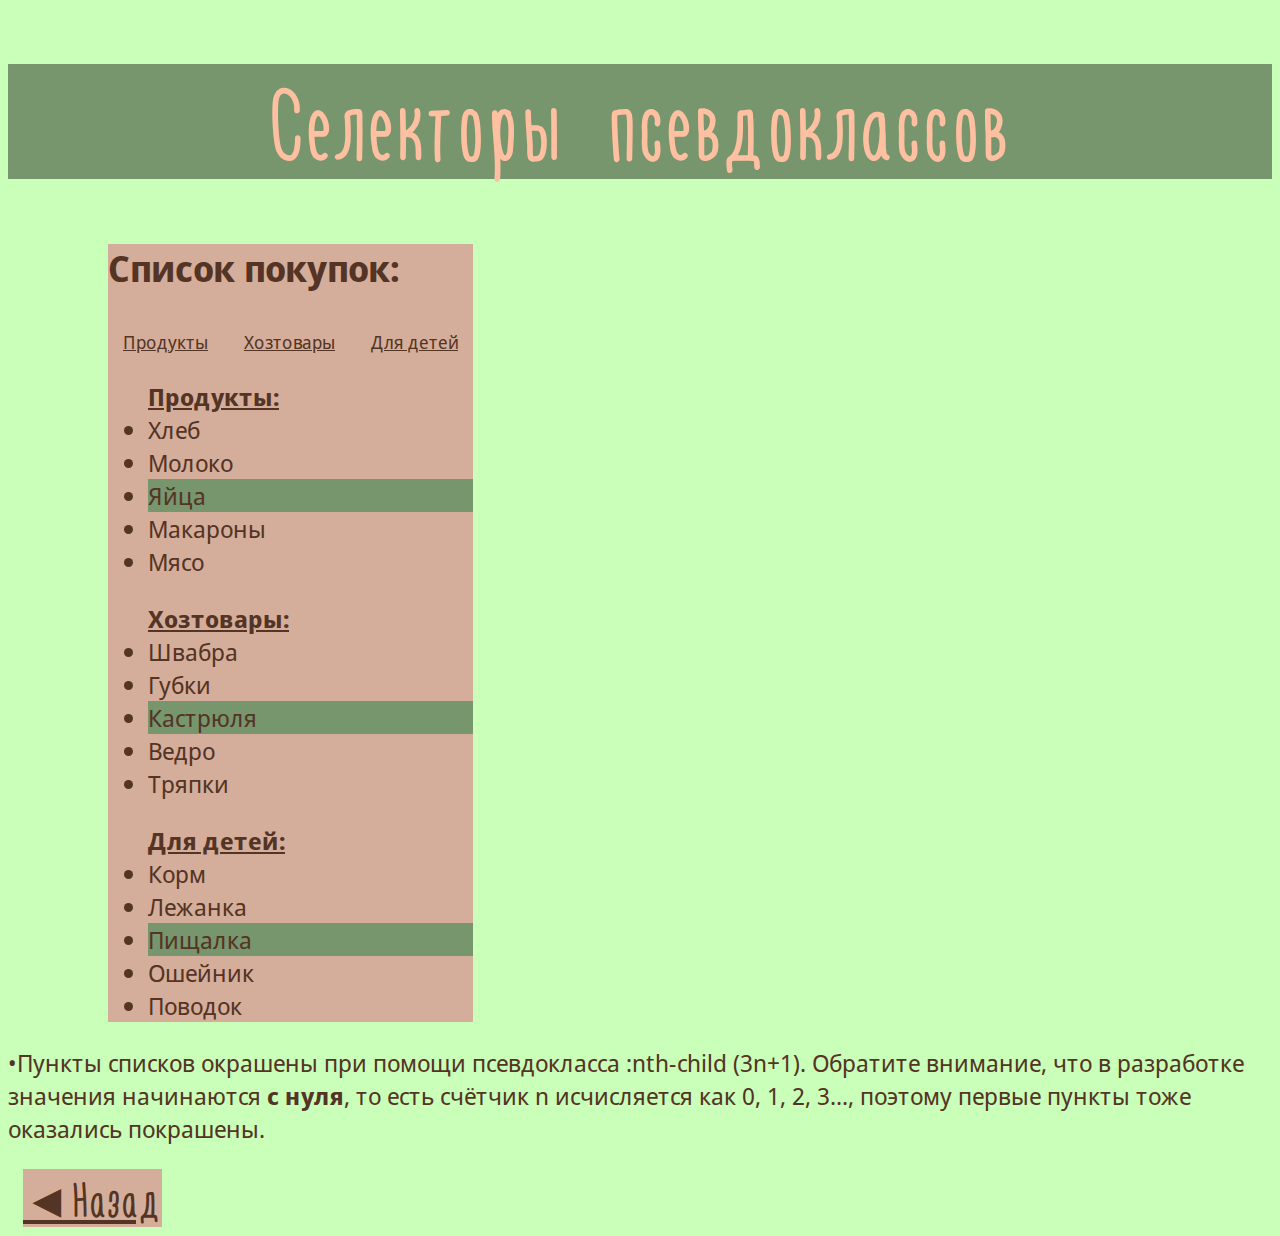
<file: pages/Pseudo-classes.html>
<!DOCTYPE html>
<html lang="en">
<head>
    <meta charset="UTF-8">
    <meta http-equiv="X-UA-Compatible" content="IE=edge">
    <meta name="viewport" content="width=device-width, initial-scale=1.0">
    <title>Pseudo-classes</title>
    <link rel="stylesheet" href="../css/Pseudo-classes.css">
</head>
<body>
    <header>
        <center>
            <h1>Селекторы псевдоклассов</h1>
        </center>
    </header>
    <main>
        <div>
            <h2>Список покупок:</h2>
            <nav>
                <a href="#food">Продукты</a>
                <a href="#household">Хозтовары</a>
                <a href="#vet">Для детей</a> <br>
            </nav>
            <ul id="food"> <strong class="item">Продукты:</strong>
                <li>Хлеб</li>
                <li>Молоко</li>
                <li>Яйца</li>
                <li>Макароны</li>
                <li>Мясо</li>
            </ul>
            <ul id="household"> <strong class="item">Хозтовары:</strong>
                <li>Швабра</li>
                <li>Губки</li>
                <li>Кастрюля</li>
                <li>Ведро</li>
                <li>Тряпки</li>
            </ul>
            <ul id="vet"> <strong class="item">Для детей:</strong>
                <li>Корм</li>
                <li>Лежанка</li>
                <li>Пищалка</li>
                <li>Ошейник</li>
                <li>Поводок</li>
            </ul>
        </div>
        <p>
            &bull;Пункты списков окрашены при помощи псевдокласса :nth-child (3n+1). Обратите внимание, что в разработке значения начинаются <b>с нуля</b>, то есть счётчик n исчисляется как 0, 1, 2, 3..., поэтому первые пункты тоже оказались покрашены.
        </p>
    </main>
    <footer>
        <a href="css.html">	&#9668;Назад</a>
    </footer>
</body>
</html>
</file>
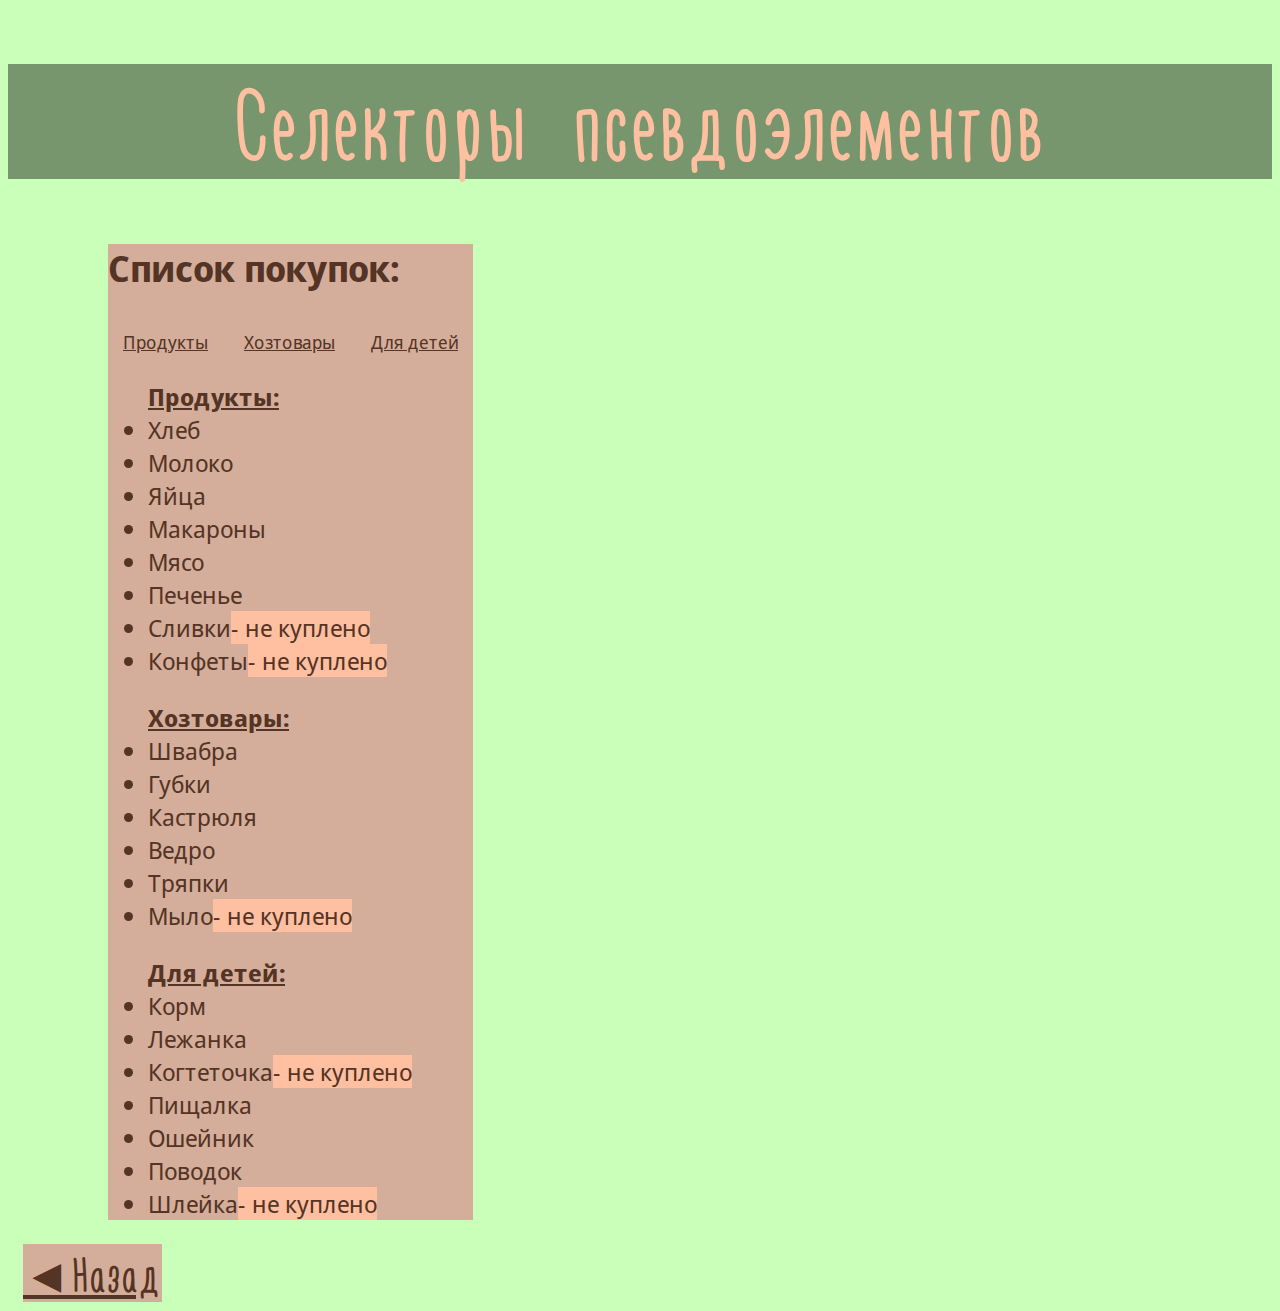
<file: pages/Pseudo-elements.html>
<!DOCTYPE html>
<html lang="en">
<head>
    <meta charset="UTF-8">
    <meta http-equiv="X-UA-Compatible" content="IE=edge">
    <meta name="viewport" content="width=device-width, initial-scale=1.0">
    <title>Pseudo-elements</title>
    <link rel="stylesheet" href="../css/Pseudo-elements.css">
</head>
<body>
    <header>
        <center>
            <h1>Селекторы псевдоэлементов</h1>
        </center>
    </header>
    <main>
        <div>
            <h2>Список покупок:</h2>
            <nav>
                <a href="#food">Продукты</a>
                <a href="#household">Хозтовары</a>
                <a href="#vet">Для детей</a> <br>
            </nav>
            <ul id="food"> <strong class="item">Продукты:</strong>
                <li>Хлеб</li>
                <li>Молоко</li>
                <li>Яйца</li>
                <li>Макароны</li>
                <li>Мясо</li>
                <li>Печенье</li>
                <li class="newads">Сливки</li>
                <li class="newads">Конфеты</li>
            </ul>
            <ul id="household"> <strong class="item">Хозтовары:</strong>
                <li>Швабра</li>
                <li>Губки</li>
                <li>Кастрюля</li>
                <li>Ведро</li>
                <li>Тряпки</li>
                <li class="newads">Мыло</li>
            </ul>
            <ul id="vet"> <strong class="item">Для детей:</strong>
                <li>Корм</li>
                <li>Лежанка</li>
                <li class="newads">Когтеточка</li>
                <li>Пищалка</li>
                <li>Ошейник</li>
                <li>Поводок</li>
                <li class="newads">Шлейка</li>
            </ul>
        </div>
    </main>
    <footer>
        <a href="css.html">	&#9668;Назад</a>
    </footer>
</body>
</html>
</file>
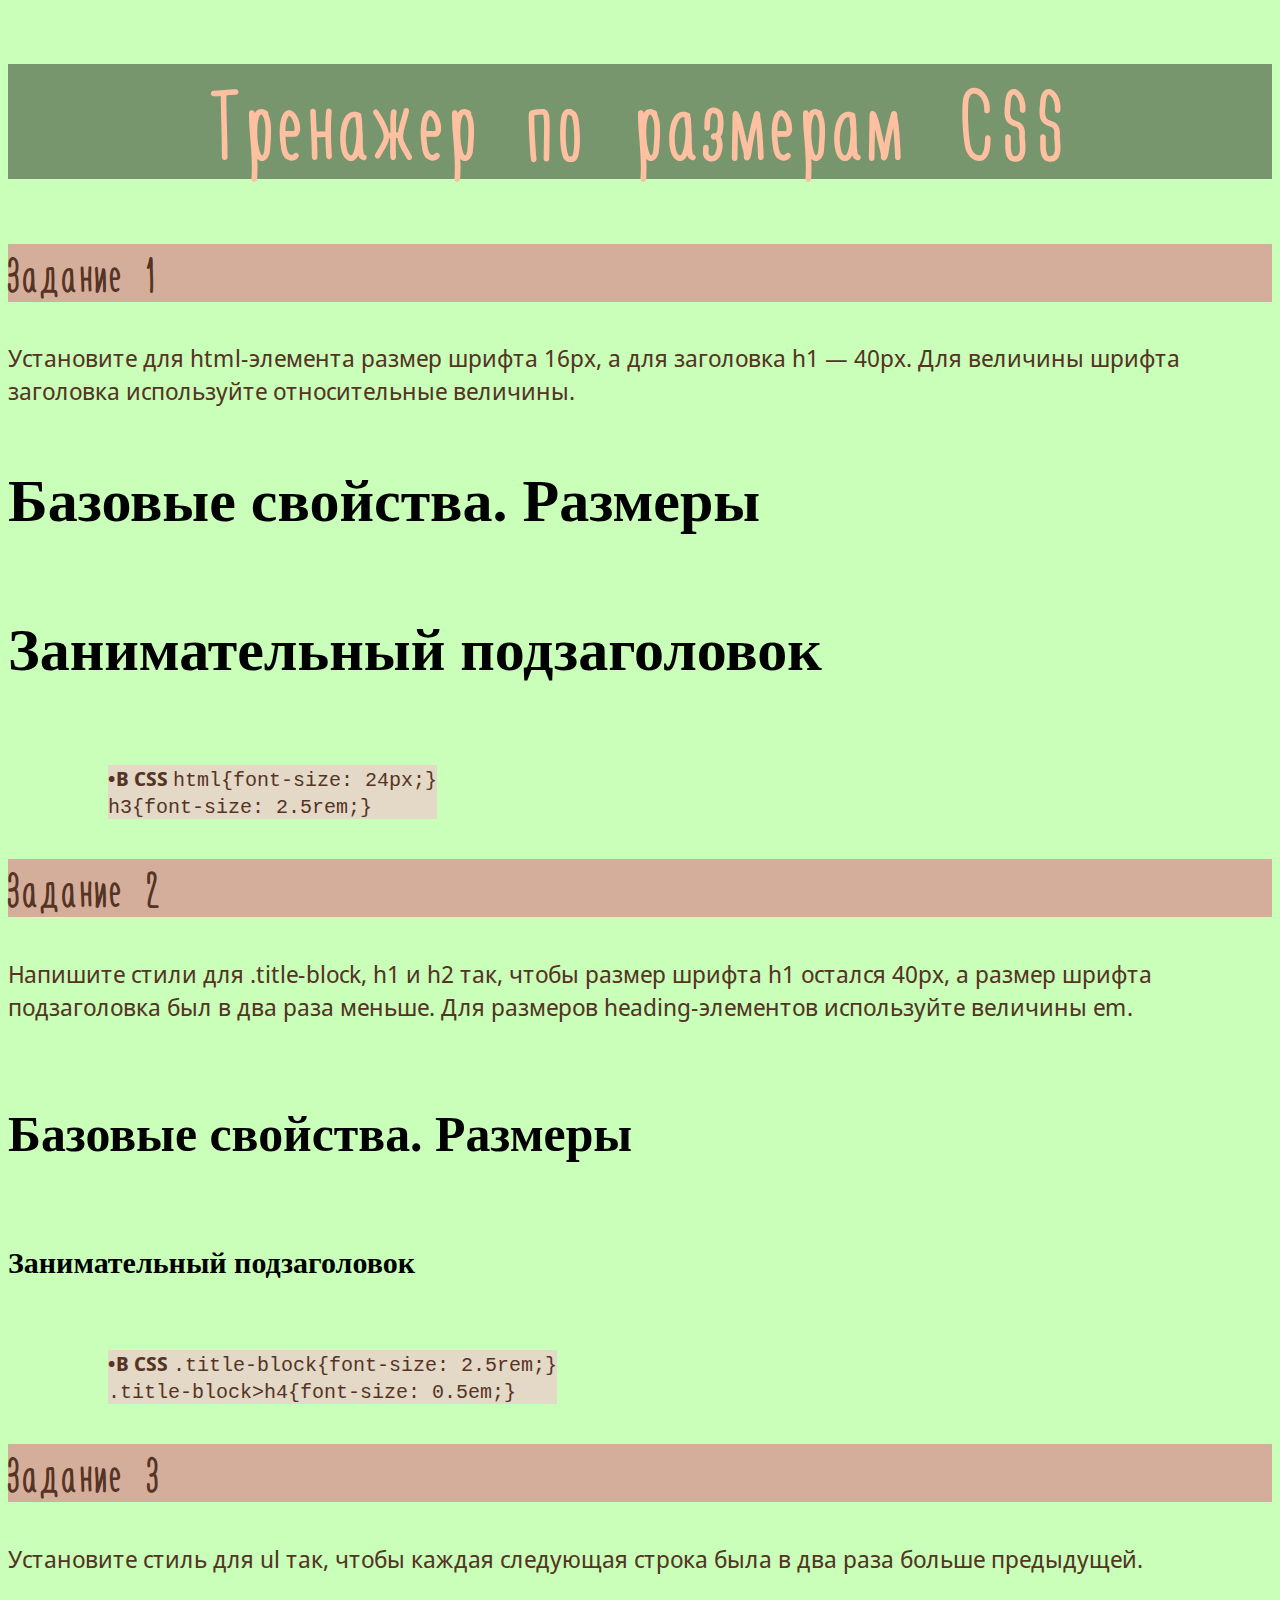
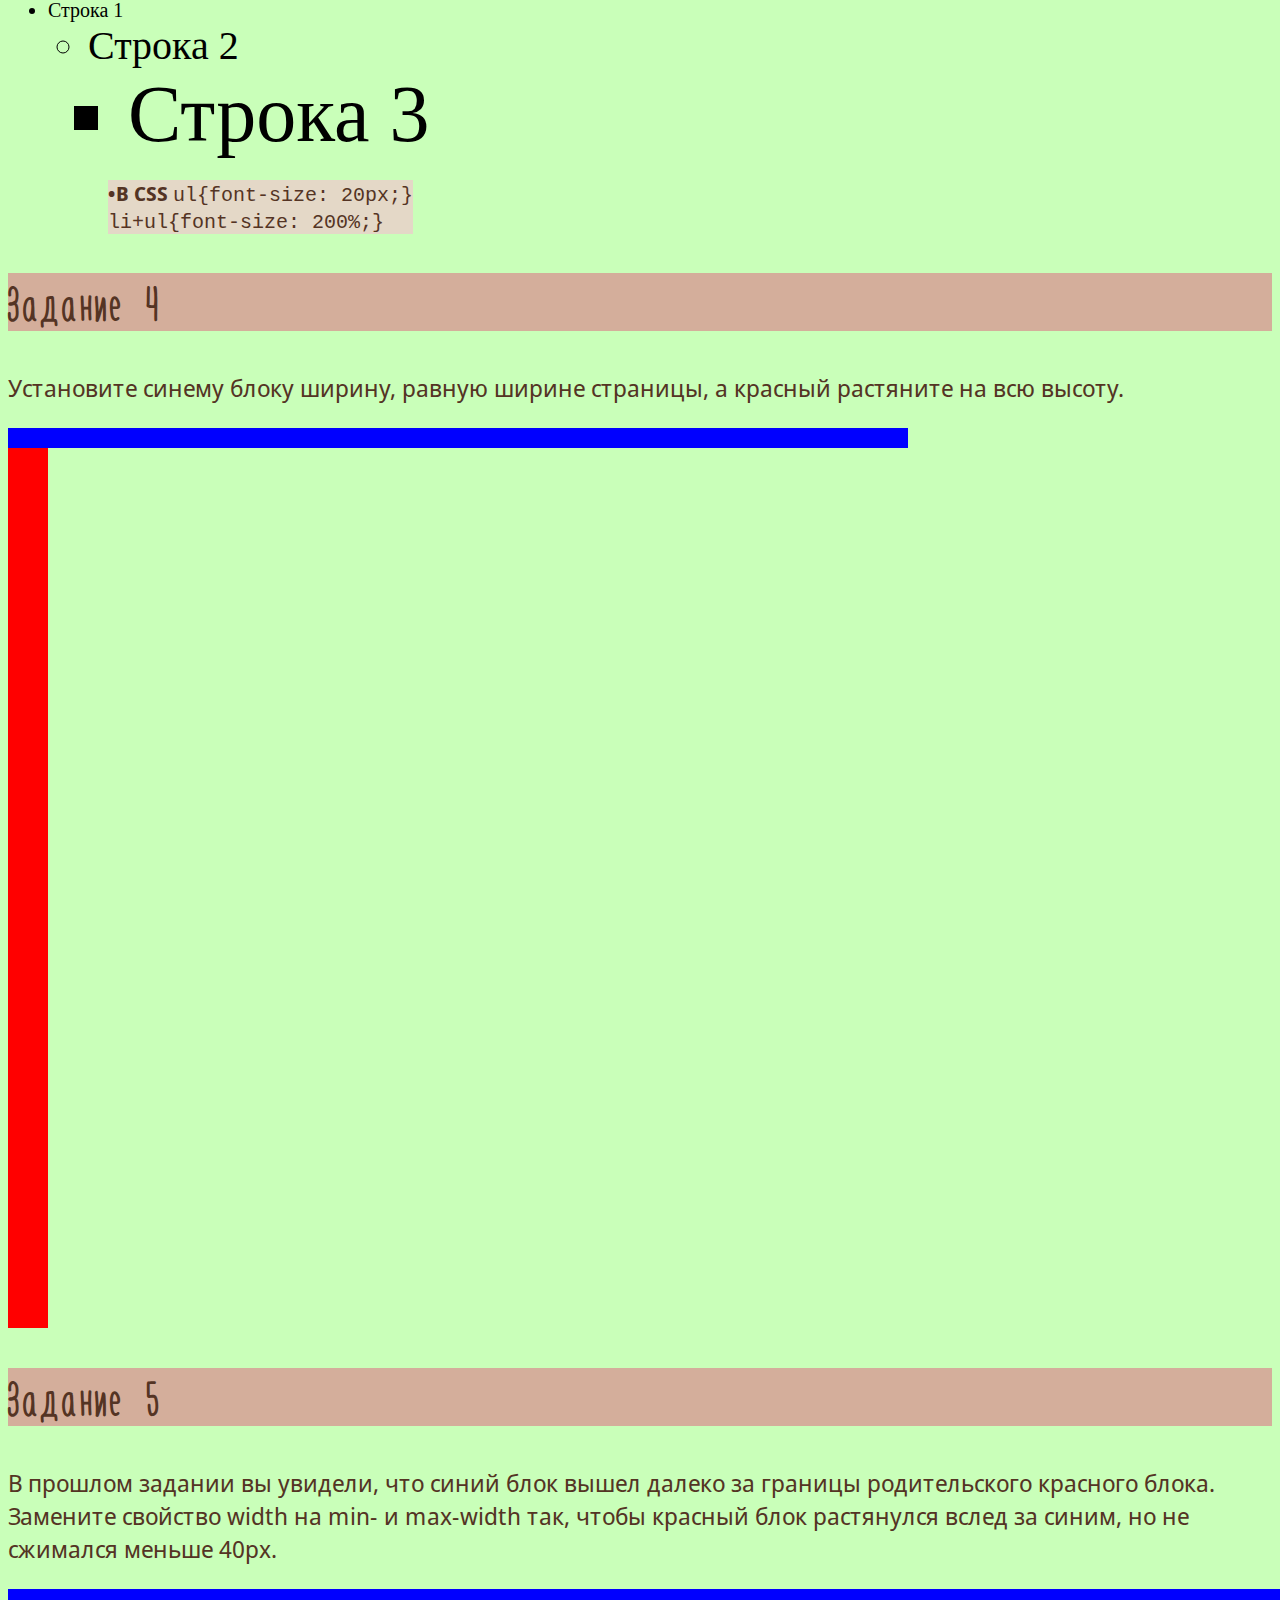
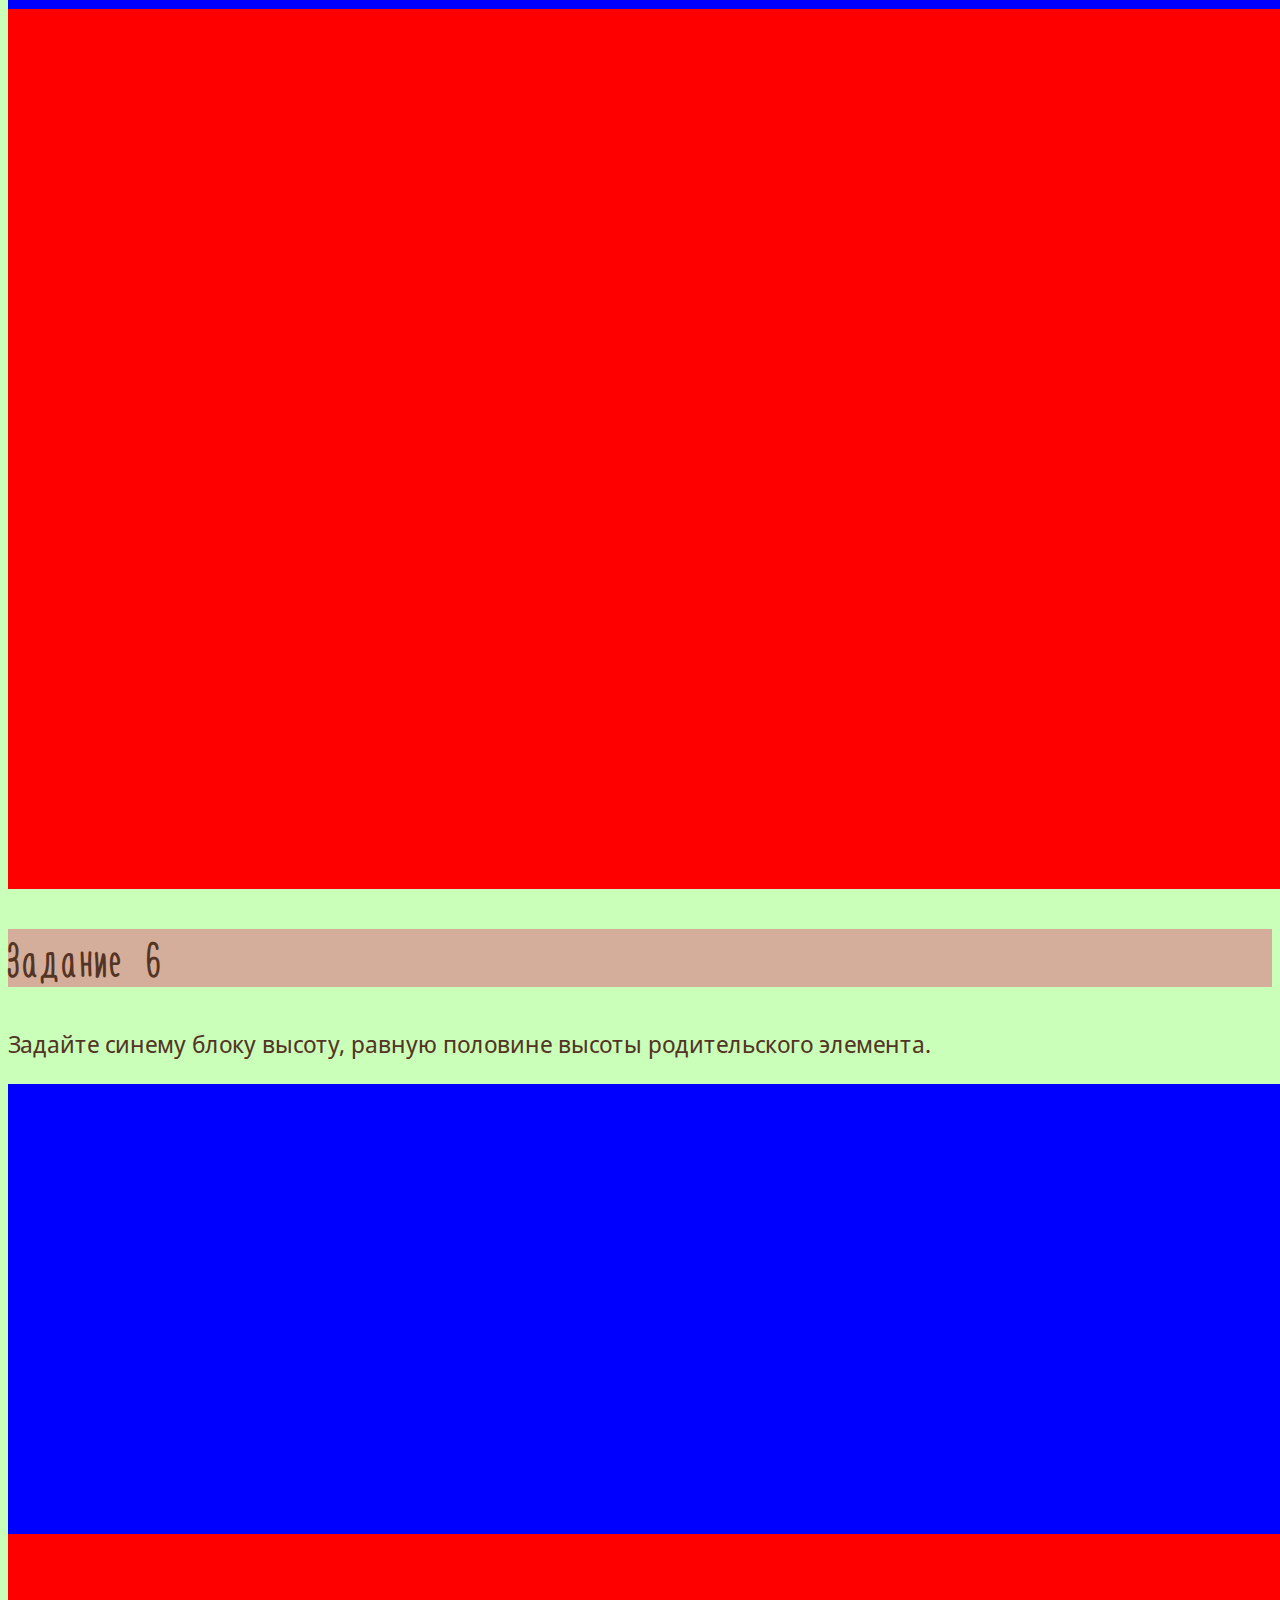
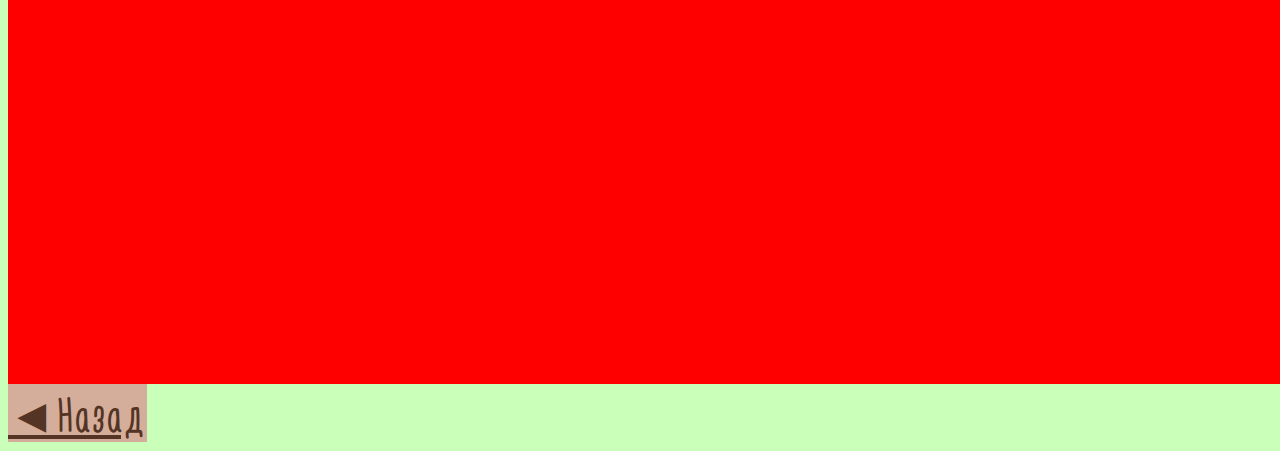
<file: pages/sizes_css.html>
<!DOCTYPE html>
<html lang="en">
<head>
    <meta charset="UTF-8">
    <meta http-equiv="X-UA-Compatible" content="IE=edge">
    <meta name="viewport" content="width=device-width, initial-scale=1.0">
    <title>sizes_css</title>
    <link rel="stylesheet" href="../css/sizes_css.css">
</head>
<body>
    <header>
        <center>
            <h1>Тренажер по размерам CSS</h1>
        </center>
    </header>
    <main>
        <section>
            <h2>Задание 1</h2>
            <p>Установите для html-элемента размер шрифта 16px, а для заголовка h1 — 40px. Для величины шрифта заголовка используйте относительные величины.</p>
            <div class="title-block">
                <h3>Базовые свойства. Размеры</h3>
                <h4>Занимательный подзаголовок</h4>
            </div>
            <p class="example"> <strong>&bull;В CSS</strong>
                <code>
                    html{font-size: 24px;} <br>
                    h3{font-size: 2.5rem;}
                </code>
            </p>
        </section>
        <section>
            <h2>Задание 2</h2>
            <p>Напишите стили для .title-block, h1 и h2 так, чтобы размер шрифта h1 остался 40px, а размер шрифта подзаголовка был в два раза меньше. Для размеров heading-элементов используйте величины em.</p>
            <div class="title-block">
                <h5>Базовые свойства. Размеры</h5>
                <h6>Занимательный подзаголовок</h6>
            </div>
            <p class="example"> <strong>&bull;В CSS</strong>
                <code>
                    .title-block{font-size: 2.5rem;} <br>
                    .title-block&gt;h4{font-size: 0.5em;}
                </code>
            </p>
        </section>
        <section>
            <h2>Задание 3</h2>
            <p>Установите стиль для ul так, чтобы каждая следующая строка была в два раза больше предыдущей.</p>
            <ul>
                <li>Строка 1</li>
                <ul>
                  <li>Строка 2</li>
                  <ul>
                    <li>Строка 3</li>
                  </ul>
                </ul>
            </ul>
              <p class="example"> <strong>&bull;В CSS</strong>
                <code>
                    ul{font-size: 20px;} <br>
                    li+ul{font-size: 200%;}
                </code>
            </p>
        </section>
        <section>
            <h2>Задание 4</h2>
            <p>Установите синему блоку ширину, равную ширине страницы, а красный растяните на всю высоту.</p>
            <div class="red">
                <div class="blue"></div>
            </div>
        </section>
        <section>
            <h2>Задание 5</h2>
            <p>В прошлом задании вы увидели, что синий блок вышел далеко за границы родительского красного блока. Замените свойство width на min- и max-width так, чтобы красный блок растянулся вслед за синим, но не сжимался меньше 40px.</p>
            <div class="red1">
                <div class="blue1"></div>
              </div>
        </section>
        <section>
            <h2>Задание 6</h2>
            <p>Задайте синему блоку высоту, равную половине высоты родительского элемента.</p>
            <div class="red2">
                <div class="blue2"></div>
              </div>
        </section>
    </main>
    <footer>
        <a href="css.html">	&#9668;Назад</a>
    </footer>
</body>
</html>
</file>
<file: css/Attribute_selectors.css>
@font-face {
    font-family: "Engine";
    src: url(../font/LEngineer-Regular.otf);
}

@font-face {
    font-family: "NotoSans";
    src: url(../font/NotoSansDisplay-VariableFont_wdth\,wght.ttf);
}

body{background-color: #c9ffb9;}

header{background-color: #77966E;}

h1{color: #FFC0A1;
    font-size: 96px;
    font-family: "Engine";
    font-weight: lighter;}

h2{font-size: 48px;
    font-family: "Engine";
    font-weight: lighter;}

p{color: #543424;
    font-size: 24px;
    font-family:"NotoSans";}

div{color: #543424;
    background-color: #D4AE9B;
    font-size: 24px;
    width: fit-content;
    margin-left: 100px;
    font-family: "NotoSans";}

a{color: #543424;
    font-size: 18px;
    font-family:"NotoSans";
    margin: 0px 15px;}
    a:hover{background-color: #c9ffb9;}

a[href="#food"]{background-color: #d1eacd;}
    a[href="#food"]:hover{background-color: #77966E;}

a[href="#vet"]{background-color: #e5cdea;}
    a[href="#vet"]:hover{background-color: #bba8bf;}

a[href="css.html"]{background-color: #D4AE9B;
    color: #543424;
    font-size: 48px;
    font-family: "Engine";
    font-weight: lighter;}
</file>
<file: css/Class_selectors.css>
@font-face {
    font-family: "Engine";
    src: url(../font/LEngineer-Regular.otf);
}

@font-face {
    font-family: "NotoSans";
    src: url(../font/NotoSansDisplay-VariableFont_wdth\,wght.ttf);
}

body{background-color: #c9ffb9;}

header{background-color: #77966E;}

h1{color: #FFC0A1;
    font-size: 96px;
    font-family: "Engine";
    font-weight: lighter;}

h2{background-color: #D4AE9B;
    color: #543424;
    font-size: 48px;
    font-family: "Engine";
    font-weight: lighter;}

p{color: #543424;
    font-size: 24px;
    font-family:"NotoSans";}

div{background-color: #D4AE9B;
    font-size: 24px;
    width: fit-content;
    margin-left: 100px;
    font-family: "NotoSans";}

.example{font-size: 20px;
    background-color: #e4d8c7;
    border-color: #543424;
    width:fit-content;
    margin-left: 100px;}

.food{color: #b0651e;}

.household{color: #097224;}

.vet{color: #57139a;}

.not-bought{background-color: #e16b68;}

a[href="css.html"]{background-color: #D4AE9B;
    color: #543424;
    font-size: 48px;
    font-family: "Engine";
    font-weight: lighter;}
</file>
<file: css/CSS_grid.css>
@font-face {
    font-family: "Engine";
    src: url(../font/LEngineer-Regular.otf);
}

@font-face {
    font-family: "NotoSans";
    src: url(../font/NotoSansDisplay-VariableFont_wdth\,wght.ttf);
} 

@media screen and (max-width: 600px) {
    html,body,header,main,footer{
      background: #bcd6f5;
    }
    .post{background-color: #9fafc3;}
    center>h1{background-color: #687788;
        color: #ffad84;
        padding: 20px;}
    body>header::after{content: "";
        position: absolute;
        left: 0;
        width: 100%;
        height: 80px;
        background: linear-gradient(0deg, transparent, #687788 80%);}
  } 

@media(max-width: 600px){
    div>.text{color: #543424;
        font-size: 18px;
        font-family:"NotoSans";
        padding: 10px;
        width: 266px;
        height: 80px;
        margin: 0px;
        position: relative;
        overflow: hidden;}
    div>.text::after{content: "";
        position: absolute;
        left: 0;
        bottom: 0;
        width: 100%;
        height: 40px;
        background: linear-gradient(180deg, transparent, #9fafc3 50%);}}

body{background-color: #c9ffb9;}

header{background-color: #77966E;
    position: relative;
    padding-bottom: 2px;}

main{padding-top: 70px;}

h1{color: #FFC0A1;
    font-size: 96px;
    font-family: "Engine";
    font-weight: lighter;
    margin: 0px;
    padding: 20px;}

header::after{content: "";
    position: absolute;
    left: 0;
    bottom: -1;
    width: 100%;
    height: 80px;
    background: linear-gradient(0deg, transparent, #77966E 80%);}

h2{background-color: #D4AE9B;
    color: #543424;
    font-size: 48px;
    font-family: "Engine";
    font-weight: lighter;}

.text{color: #543424;
    font-size: 18px;
    font-family:"NotoSans";
    padding: 10px;
    width: 266px;
    height: 80px;
    margin: 0px;
    position: relative;
    overflow: hidden;}
.text::after{content: "";
    position: absolute;
    left: 0;
    bottom: 0;
    width: 100%;
    height: 40px;
    background: linear-gradient(180deg, transparent, #c9ffb9 50%);}

.small_text{color: #5d493f;
    font-size: 16px;
    font-family:"NotoSans";
    font-weight: lighter;
    padding: 10px;
    margin: 0px;
    height: fit-content;}

.example{
    font-size: 20px;
    background-color: #e4d8c7;
    border-color: #543424;
    width:fit-content;
    margin-left: 300px;}

.example_div{display: flex;}

.grid-wrapper {display: grid;
    grid-template-columns: repeat(auto-fit, minmax(200px, 2fr));
    grid-template-rows: auto;
    grid-gap: 1.5vw;
    display: flex;
    flex-flow: row wrap;
    justify-content: space-around;
    margin: 0px 90px;}

.grid-item{
    max-height: 400px;
    max-width: 266px;
    min-width: 266px;}

img{border-radius: 30px 30px 0px 0px;}

.post{display: flex;
    flex-direction: row;
    flex-wrap: wrap;
    justify-content: flex-start;
    align-content: center;
    border-radius: 30px;
    box-shadow: 5px 5px 10px grey;
    width: min-content;
    max-width: 266px;}
.post:hover{box-shadow: 10px 10px 20px rgb(53, 14, 14);}

.author{display: flex;
    max-width: fit-content;
    padding: 5px;
    margin-top: 10px;}
.author_img{height: 50px;
    width: 50px;
    border-radius: 25px;}

a{text-decoration: none;}

a[href="css.html"]{background-color: #D4AE9B;
    color: #543424;
    font-size: 48px;
    font-family: "Engine";
    font-weight: lighter;
    border-radius: 30px;
    padding: 0px 20px 0px 10px;}
</file>
<file: css/Display.css>
@font-face {
    font-family: "Engine";
    src: url(../font/LEngineer-Regular.otf);
}

@font-face {
    font-family: "NotoSans";
    src: url(../font/NotoSansDisplay-VariableFont_wdth\,wght.ttf);
}

body{background-color: #c9ffb9;}

header{background-color: #77966E;}

h1{color: #FFC0A1;
    font-size: 96px;
    font-family: "Engine";
    font-weight: lighter;}

h2{background-color: #D4AE9B;
    color: #543424;
    font-size: 48px;
    font-family: "Engine";
    font-weight: lighter;}

p{color: #543424;
    font-size: 24px;
    font-family:"NotoSans";}

.example{
    font-size: 20px;
    background-color: #e4d8c7;
    border-color: #543424;
    width:fit-content;
    margin-left: 300px;}

.example_div{display: flex;}

.wrapper1 {background-color: lightgray;
    padding: 15px 5px;}
.item1 {display: block;
    margin: 5px;
    padding: 10px;
    background-color: rgb(132, 117, 152);
    color: white;}

.wrapper2 {background-color: lightgray;
    padding: 15px 5px;}
.item2 {margin: 5px;
    padding: 10px;
    background-color: rgb(132, 117, 152);
    color: white;
    display: inline-block;
    width: 50px;}

.wrapper {background-color: lightgray;
    padding: 15px 5px;}
.item {margin: 5px;
    padding: 10px;
    background-color: rgb(132, 117, 152);
    color: white;
    display: inline-block;
    width: 50px;}
.item:nth-child(even){display: none;}

a[href="css.html"]{background-color: #D4AE9B;
    color: #543424;
    font-size: 48px;
    font-family: "Engine";
    font-weight: lighter;}
</file>
<file: css/Flexbox.css>
@font-face {
    font-family: "Engine";
    src: url(../font/LEngineer-Regular.otf);
}

@font-face {
    font-family: "NotoSans";
    src: url(../font/NotoSansDisplay-VariableFont_wdth\,wght.ttf);
}

body{background-color: #c9ffb9;}

header{background-color: #77966E;}

h1{color: #FFC0A1;
    font-size: 96px;
    font-family: "Engine";
    font-weight: lighter;}

h2{background-color: #D4AE9B;
    color: #543424;
    font-size: 48px;
    font-family: "Engine";
    font-weight: lighter;}

p{color: #543424;
    font-size: 24px;
    font-family:"NotoSans";}

.example{
    font-size: 20px;
    background-color: #e4d8c7;
    border-color: #543424;
    width:fit-content;
    margin-left: 300px;}

.example_div{display: flex;}

.wrapper1 {display: flex;
    background-color: lightgray;
    flex-direction: column-reverse;
    align-items: flex-start;}
.item1 {margin: 5px;
    padding: 10px;
    background-color: rgb(91, 80, 116);
    color: white;}

.wrapper2 {display: flex;
    background-color: lightgray;
    align-items: flex-start;
    flex-wrap: wrap;}
.item2 {margin: 5px;
    padding: 10px;
    background-color: rgb(91, 80, 116);
    color: white;
    min-width: 25%;}

.wrapper3 {display: flex;
    background-color: lightgray;
    flex-flow: row-reverse wrap-reverse;
    align-items: flex-start;}
.item3 {margin: 5px;
    padding: 10px;
    background-color: rgb(91, 80, 116);
    color: white;
    min-width: 25%;}

.wrapper4 {height: 100vh;
    min-height: 700px;
    display: flex;
    background-color: lightgray;
    flex-flow: column;
    justify-content: space-between;
    align-items: stretch;}
.item4 {margin: 5px;
    padding: 10px;
    background-color: rgb(91, 80, 116);
    color: white;
    min-width: 25%;}

.wrapper5 {height: 100vh;
    display: flex;
    background-color: lightgray;
    flex-flow: column;
    justify-content: space-between;
    align-items: center;}
.item5 {margin: 5px;
    padding: 10px;
    background-color: rgb(91, 80, 116);
    color: white;
    min-width: 25%;
    max-width: 30%;}

.wrapper6 {height: 100vh;
    display: flex;
    background-color: lightgray;
    align-content: center;
    justify-content: center;
    flex-wrap: wrap;}
.item6 {margin: 5px;
    padding: 10px;
    background-color: rgb(91, 80, 116);
    color: white;
    min-width: 25%;}

.wrapper7 {height: 50vh;
    display: flex;
    background-color: lightgray;
    align-items: flex-start;
    flex-wrap: wrap;
    justify-content: center;
    align-content: center;}
.item7:nth-child(odd){order: -1;}
.item7 {margin: 5px;
    padding: 10px;
    background-color: rgb(91, 80, 116);
    color: white;
    min-width: 25%;}

.wrapper8 {height: 50vh;
    display: flex;
    background-color: lightgray;
    align-items: flex-start;
    flex-wrap: wrap;
    justify-content: center;
    align-content: center;}
.item8 {margin: 5px;
    padding: 10px;
    background-color: rgb(91, 80, 116);
    color: white;
    min-width: 25%;}
.item8:nth-child(even) {order: 1;}
.item8:last-child{flex-grow: 1;}

.wrapper9 {height: 20vh;
    display: flex;
    background-color: lightgray;}
.red9 {width: 70%;
    height: 100%;
    background: rgb(203, 147, 147);}
.blue9 {width: 70%;
    height: 100%;
    background: rgb(139, 205, 164);
    flex-shrink: 0;}

.wrapper {height: 20vh;
    display: flex;
    background-color: lightgray;}
.red {width: 70%;
    background: rgb(203, 147, 147);}
.blue {width: 70%;
    background: rgb(139, 205, 164);
    flex-shrink: 0;
    height: 20px;
    align-self: center;}

a[href="css.html"]{background-color: #D4AE9B;
    color: #543424;
    font-size: 48px;
    font-family: "Engine";
    font-weight: lighter;}
</file>
<file: css/Git.GitHub.css>
@font-face {
    font-family: "TMVinograd-Regular";
    src: url(../font/TMVinograd-Regular.otf);
}

@font-face {
    font-family: "Engine";
    src: url(../font/LEngineer-Regular.otf);
}

@font-face {
    font-family: "NotoSans";
    src: url(../font/NotoSansDisplay-VariableFont_wdth\,wght.ttf);
}

@font-face {
    font-family: "ComicSans";
    src: url(../font/comic.ttf);
}

@font-face {
    font-family: "OpenSans";
    src: url(../font/OpenSans-VariableFont_wdth\,wght.ttf);
}

body{background-color: #ECF2F2;}

header{
    background-color: #4b4b50;
    position: relative;
    padding-bottom: 2px;}
h1{
    font-family: "Engine";
    font-size: 96px;
    margin: 0px;
    color: #F2C166;}

nav{
    background-color: #4b4b50;
    position: relative;
    display: flex;
    justify-content: center;
    box-shadow: 6px 11px 10px 0px grey;
}

.topButton {position: fixed;
    right: 45px;
    bottom: 45px;
    background-color: #5a5a5a;
    border-radius: 20px;
    width: 80px;
    height: 80px;
    border-style: outset;
    border-color: #F2C166;
    font-family: "Engine";
    font-weight: bold;
    font-size: 36px;}
    .topButton a{justify-content: center;
        align-items: flex-end;}

.button{font-size: 24px;
    font-family: "Engine";
    font-weight: bold;
    color: #F2C166;}
    .button:hover{
        background-color: #5a5a5a;}

.dropbtn{background-color: #4b4b50;
    color: #F2C166;
    padding: 5px;
    font-size: 24px;
    border: none;
    font-family: "Engine";
    font-weight: bold;
    text-decoration: underline;
    border-radius: 20px 20px 0px 0px;}

.dropdown{position: relative;
    display: inline-block;
    margin-right: 30px;}

.dropdown_content{display: none;
    position: absolute;
    background-color: #5a5a5a;
    min-width: 200px;
    box-shadow: 0px 8px 16px 0px #4b4b50;
    z-index: 1;
    border-radius: 0px 20px 20px 20px;}

.dropdown_content a{color: #F2C166;
    padding: 10px;
    display: block;
    font-family: "ComicSans";
    font-size: 16px;}

.dropdown_content a:hover{background-color: #4e4d4d;
    border-radius: 20px;}

.dropdown:hover .dropdown_content{display: block;}

.dropdown:hover .dropbtn{background-color: #5a5a5a;}

main{
    background-color: #ECF2F2;}

h2{
    font-family: "Engine";
    font-size: 48px;
    background-color: #F2C166;
    color: #424248;
    box-shadow: 5px 5px 10px gray;
    padding-left: 20px;
    margin: 40px 0px 30px 0px;}

article{
    margin-left: 30px;}

h3{
    font-family: "Engine";
    font-size: 36px;
    font-weight: lighter;
    background-color: #4b4b50;
    color: #F2C166;
    box-shadow: 5px 5px 10px gray;
    padding-left: 20px;
}

h4{
    font-family: "Engine";
    font-size: 30px;
    font-weight: lighter;
    background-color: #ADC8D9;
    color: #4b4b50;
    box-shadow: 5px 5px 10px gray;
    padding-left: 20px;
    border-left: 5px solid #829fb1;
}

p{
    font-family: "OpenSans";
    color: #4b4b50;
    font-size: 24px;
    margin-left: 20px;}
b{
    font-family: "OpenSans";
    color: #434347;
    font-size: 28px;}
.podtheme{
    border-left: 5px solid #F2C166;
    padding-left: 10px;
}

ul,ol{
    font-size: 24px;
    font-family: "OpenSans";
    color: #434347;
    margin-left: 20px;}

.img_center{
    display: flex;
    justify-content: center;}
.img_center>img{
    box-shadow: 5px 5px 10px grey;}

.example_div{
    display: flex;
    justify-content: center;}
.example{
    font-size: 20px;
    background-color: #b5d1e2;
    border-color: #4b4b50;
    width:fit-content;
    margin-left: 100px;}

.note{
    color: #4b4b50;
    font-size: 20px;
    font-family:"OpenSans";
    width: 800px;
    margin-left: 25px;
    box-shadow: 5px 5px 10px grey;
    padding: 20px;
}
</file>
<file: css/ID_selectors.css>
@font-face {
    font-family: "Engine";
    src: url(../font/LEngineer-Regular.otf);
}

@font-face {
    font-family: "NotoSans";
    src: url(../font/NotoSansDisplay-VariableFont_wdth\,wght.ttf);
}

body{background-color: #c9ffb9;}

header{background-color: #77966E;}

h1{color: #FFC0A1;
    font-size: 96px;
    font-family: "Engine";
    font-weight: lighter;}

h2{font-size: 48px;
    font-family: "Engine";
    font-weight: lighter;}

p{color: #543424;
    font-size: 24px;
    font-family:"NotoSans";}

div{color: #543424;
    background-color: #D4AE9B;
    font-size: 24px;
    width: fit-content;
    margin-left: 100px;
    font-family: "NotoSans";}

a{color: #543424;
    font-size: 18px;
    font-family:"NotoSans";
    margin: 0px 15px;}
    a:hover{background-color: #c9ffb9;
        font-size: 20px;
        font-weight: bold;}

#food:hover{background-color: #d1eacd;}

#household:hover{background-color: #cde0ea;}

#vet:hover{background-color: #e5cdea;}

li:hover{font-size: 30px;
    font-weight: bold;}

.item{text-decoration: underline #543424;}

a[href="css.html"]{background-color: #D4AE9B;
    color: #543424;
    font-size: 48px;
    font-family: "Engine";
    font-weight: lighter;}
</file>
<file: css/margin_padding.css>
@font-face {
    font-family: "TMVinograd-Regular";
    src: url(../font/TMVinograd-Regular.otf);
}

@font-face {
    font-family: "Engine";
    src: url(../font/LEngineer-Regular.otf);
}

@font-face {
    font-family: "NotoSans";
    src: url(../font/NotoSansDisplay-VariableFont_wdth\,wght.ttf);
}

body{background-color: #c9ffb9;}

header{background-color: #77966E;}

h1{color: #FFC0A1;
    font-size: 96px;
    font-family: "Engine";
    font-weight: lighter;}

h2{background-color: #D4AE9B;
    color: #543424;
    font-size: 48px;
    font-family: "Engine";
    font-weight: lighter;}

p{color: #543424;
    font-size: 24px;
    font-family:"NotoSans";}

.example{font-size: 20px;
    background-color: #e4d8c7;
    border-color: #543424;
    width:fit-content;
    margin-left: 100px;}

h3 {background-color: #F0BA7D;
    width: fit-content;
    margin: 25px auto;}
h4 {background-color: #CADADD;
    width: fit-content;
    margin: 0 auto;}

#Task2_1{background-color: #F0BA7D;
    width: fit-content;
    margin: 25px auto;}
#Task2_2{background-color: #CADADD;
    width: fit-content;
    margin: 50px auto;}

#Task3_1{background-color: #F0BA7D;
    width: fit-content;
    margin: 25px auto;}
#Task3_2{background-color: #CADADD;
    width: fit-content;
    margin: 50px auto;
    padding: 10px 25px 20px;}


a[href="css.html"]{background-color: #D4AE9B;
    color: #543424;
    font-size: 48px;
    font-family: "Engine";
    font-weight: lighter;}
</file>
<file: css/position.css>
@font-face {
    font-family: "TMVinograd-Regular";
    src: url(../font/TMVinograd-Regular.otf);
}

@font-face {
    font-family: "Engine";
    src: url(../font/LEngineer-Regular.otf);
}

@font-face {
    font-family: "NotoSans";
    src: url(../font/NotoSansDisplay-VariableFont_wdth\,wght.ttf);
}

body{background-color: #c9ffb9;}

header{background-color: #77966E;
position: sticky;
top: 0px;
z-index: 1;}

h1{color: #FFC0A1;
    font-size: 96px;
    font-family: "Engine";
    font-weight: lighter;}

h2{background-color: #D4AE9B;
    color: #543424;
    font-size: 48px;
    font-family: "Engine";
    font-weight: lighter;}

p{color: #543424;
    font-size: 24px;
    font-family:"NotoSans";}

.example{font-size: 20px;
    background-color: #e4d8c7;
    border-color: #543424;
    width:fit-content;
    margin-left: 200px;}

.position{display: flex;
    border: dashed #543424;
    width: fit-content;
    height: fit-content;}

div {display: inline-block;
    width: 100px;
    height: 100px;}
    .red {background-color: red;
        position: relative;
        top: 150px;
        left: 20px;}
    .yellow {background-color: yellow;}
    .blue {background-color: blue;}

.red1 {background-color: red;
    position: fixed;
    bottom: 100px;
    right: 100px;}
.yellow1 {background-color: yellow;}
.blue1 {background-color: blue;}

.position2{display: flex;
    border: dashed #543424;
    width: fit-content;
    height: fit-content;
    position: relative;}
.red2 {background-color: red;
    position: absolute;
    bottom: 50px;
    right: 400px;}
.yellow2 {background-color: yellow;}
.blue2 {background-color: blue;}

a[href="css.html"]{background-color: #D4AE9B;
    color: #543424;
    font-size: 48px;
    font-family: "Engine";
    font-weight: lighter;}
</file>
<file: css/position_z-index.css>
@font-face {
    font-family: "TMVinograd-Regular";
    src: url(../font/TMVinograd-Regular.otf);
}

@font-face {
    font-family: "Engine";
    src: url(../font/LEngineer-Regular.otf);
}

@font-face {
    font-family: "NotoSans";
    src: url(../font/NotoSansDisplay-VariableFont_wdth\,wght.ttf);
}

body{background-color: #c9ffb9;}

header{background-color: #77966E;}

h1{color: #FFC0A1;
    font-size: 96px;
    font-family: "Engine";
    font-weight: lighter;}

h2{background-color: #D4AE9B;
    color: #543424;
    font-size: 48px;
    font-family: "Engine";
    font-weight: lighter;}

p{color: #543424;
    font-size: 24px;
    font-family:"NotoSans";}

.example{
    font-size: 20px;
    background-color: #e4d8c7;
    border-color: #543424;
    width:fit-content;
    margin-left: 300px;}

.example_div{display: flex;}

.wrapper {background-color: lightgray;
    padding: 15px 5px;}
.item {margin: 5px;
    padding: 10px;
    background-color: rgb(139, 127, 177);
    color: white;
    display: block;}
.item:nth-child(odd){position: relative;
    left: 50px;}

.wrapper2 {background-color: lightgray;
    padding: 15px 5px;}
.item2 {margin: 5px;
    padding: 10px;
    background-color: rgb(101, 170, 129);
    color: white;
    display: block;}
.item2:nth-child(10){position: fixed;
    bottom: 10px;
    right: 10px;
    z-index: 2;}

.wrapper3 {background-color: lightgray;
    padding: 15px 5px;
    position: relative;}
.item3 {margin: 5px;
    padding: 10px;
    background-color: rgb(83, 110, 161);
    color: white;
    display: block;}
.item3:first-child {background: rgb(188, 120, 100);
    position: sticky;
    top: 0px;
    z-index: 1;}

#pink{position: relative;}
.pink {width: 100%;
    height: 200px;
    background: pink;}
h3{color: #543424;
    font-family: "Engine";
    font-weight: lighter;
    font-size: 100px;
    padding: 50px;
    margin: 0;
    position: absolute;
    top: 0px;}

.blue {width: 200px;
    height: 200px;
    background: rgb(109, 109, 170);
    position: absolute;}
.red {width: 100px;
    height: 100px;
    background: rgb(192, 111, 111);
    border-radius: 50%;
    position: absolute;
    top: 50px;
    right: 50px;}
h4 {color: #543424;
    font-family: "Engine";
    font-weight: lighter;
    font-size: 100px;
    padding: 50px;
    margin: 0;
    position: absolute;
    z-index: 1;}

    a[href="css.html"]{background-color: #D4AE9B;
        color: #543424;
        font-size: 48px;
        font-family: "Engine";
        font-weight: lighter;
        position: fixed;
        bottom: 10px;
        left: 10px;
        z-index: 3;}
</file>
<file: css/Pseudo-classes.css>
@font-face {
    font-family: "TMVinograd-Regular";
    src: url(../font/TMVinograd-Regular.otf);
}

@font-face {
    font-family: "Engine";
    src: url(../font/LEngineer-Regular.otf);
}

@font-face {
    font-family: "NotoSans";
    src: url(../font/NotoSansDisplay-VariableFont_wdth\,wght.ttf);
}

body{background-color: #c9ffb9;}

header{background-color: #77966E;}

h1{color: #FFC0A1;
    font-size: 96px;
    font-family: "Engine";
    font-weight: lighter;}

p{color: #543424;
    font-size: 24px;
    font-family:"NotoSans";}

div{color: #543424;
    background-color: #D4AE9B;
    font-size: 24px;
    width: fit-content;
    margin-left: 100px;
    font-family: "NotoSans";}

a{color: #543424;
    font-size: 18px;
    font-family:"NotoSans";
    margin: 0px 15px;}
    a:hover{background-color: #c9ffb9;
        font-size: 20px;
        font-weight: bold;}

#food:hover{background-color: #d1eacd;}

#household:hover{background-color: #cde0ea;}

#vet:hover{background-color: #e5cdea;}

li:hover{font-size: 30px;
    font-weight: bold;}

.item{text-decoration: underline #543424;}

li:nth-child(3n+1){background-color: #77966E;}

a[href="css.html"]{background-color: #D4AE9B;
    color: #543424;
    font-size: 48px;
    font-family: "Engine";
    font-weight: lighter;}
</file>
<file: css/Pseudo-elements.css>
@font-face {
    font-family: "TMVinograd-Regular";
    src: url(../font/TMVinograd-Regular.otf);
}

@font-face {
    font-family: "Engine";
    src: url(../font/LEngineer-Regular.otf);
}

@font-face {
    font-family: "NotoSans";
    src: url(../font/NotoSansDisplay-VariableFont_wdth\,wght.ttf);
}

body{background-color: #c9ffb9;}

header{background-color: #77966E;}

h1{color: #FFC0A1;
    font-size: 96px;
    font-family: "Engine";
    font-weight: lighter;}

p{color: #543424;
    font-size: 24px;
    font-family:"NotoSans";}

div{color: #543424;
    background-color: #D4AE9B;
    font-size: 24px;
    width: fit-content;
    margin-left: 100px;
    font-family: "NotoSans";}
    
a{color: #543424;
    font-size: 18px;
    font-family:"NotoSans";
    margin: 0px 15px;}
    a:hover{background-color: #c9ffb9;
        font-size: 20px;
        font-weight: bold;}

#food:hover{background-color: #d1eacd;}
.newads::after{content: "- не куплено";
    background-color: #FFC0A1;}

#household:hover{background-color: #cde0ea;}

#vet:hover{background-color: #e5cdea;}

li:hover{font-size: 30px;
    font-weight: bold;}

.item{text-decoration: underline #543424;}

a[href="css.html"]{background-color: #D4AE9B;
    color: #543424;
    font-size: 48px;
    font-family: "Engine";
    font-weight: lighter;}
</file>
<file: css/sizes_css.css>
@font-face {
    font-family: "Engine";
    src: url(../font/LEngineer-Regular.otf);
}

@font-face {
    font-family: "NotoSans";
    src: url(../font/NotoSansDisplay-VariableFont_wdth\,wght.ttf);
}

body{background-color: #c9ffb9;}

header{background-color: #77966E;}

h1{color: #FFC0A1;
    font-size: 96px;
    font-family: "Engine";
    font-weight: lighter;}

h2{background-color: #D4AE9B;
    color: #543424;
    font-size: 48px;
    font-family: "Engine";
    font-weight: lighter;}

p{color: #543424;
    font-size: 24px;
    font-family:"NotoSans";}

.example{font-size: 20px;
    background-color: #e4d8c7;
    border-color: #543424;
    width:fit-content;
    margin-left: 100px;}

html{font-size: 24px;}
    h3{font-size: 2.5rem;}

.title-block{font-size: 2.5rem;}
.title-block>h6{font-size: 0.5em;}

ul{font-size: 20px;}
li+ul{font-size: 200%;}

a[href="css.html"]{background-color: #D4AE9B;
    color: #543424;
    font-size: 48px;
    font-family: "Engine";
    font-weight: lighter;}

.blue {
    background-color: blue;
    width: 100vh;
    height: 20px;}

.red {
    background-color: red;
    width: 40px;
    height: 100vh;}

.blue1 {
    background-color: blue;
    width: 100vw;
    height: 20px;}

.red1 {
    background-color: red;
    min-width: 40px;
    width: 100vw;
    height: 100vh;}

.blue2 {
    background-color: blue;
    height: 50vh;
    width: 100vw;}

.red2 {
    background-color: red;
    min-width: 40px;
    width: 100vw;
    height: 100vh;}
</file>
